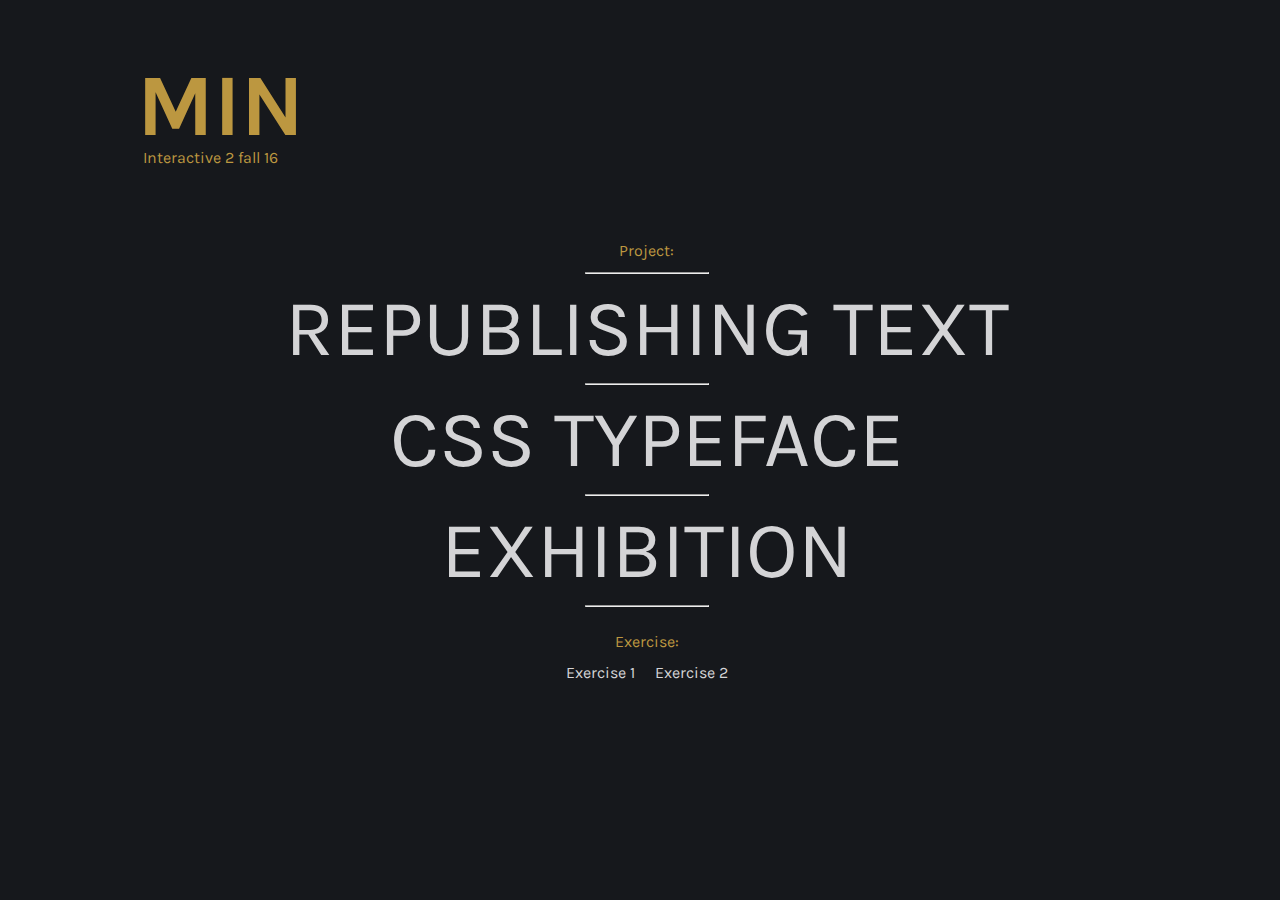
<file: index.html>
<!DOCTYPE html>
<html>

<head>
  <title>Min's world</title>
  <meta charset="utf-8" />
  <link rel="stylesheet" href="styles.css">
  <script src="jquery.min.js"></script>
  <script src="script.js"></script>
  <link href='https://fonts.googleapis.com/css?family=Karla:400,700' rel='stylesheet' type='text/css'>
</head>

<body>
  <div class="main">
    <div class="min"> MIN </div>
    <div class="interactive"> Interactive 2 fall 16</div>
    <div class="projects">
    	<div class="p">Project:</div>
      	<hr>
        <div class="first"><a id="first" href="https://www.instagram.com/cca_cooker/">REPUBLISHING TEXT</a><br>
        
        </div>
        <hr>
        <div class="second"><a id="second" href="projects/p2/index.html">CSS TYPEFACE</a><br>
       
        </div>
        <hr>
        <div class="third"><a id="third" href="projects/p3/index.html">EXHIBITION</a><br>
        
        </div>
        <hr>

       
    </div>
    <div id="exercises">
        <div class="e">Exercise:</div>
      	<div class="exe"> <a id="f" href= "exercises/ex1/index.html">Exercise 1</a><a id="s" href= "exercises/ex2/index.html">Exercise 2 </a>
      	</div>
        
    </div>
    
    
  </div>
</body>
</html>
</file>
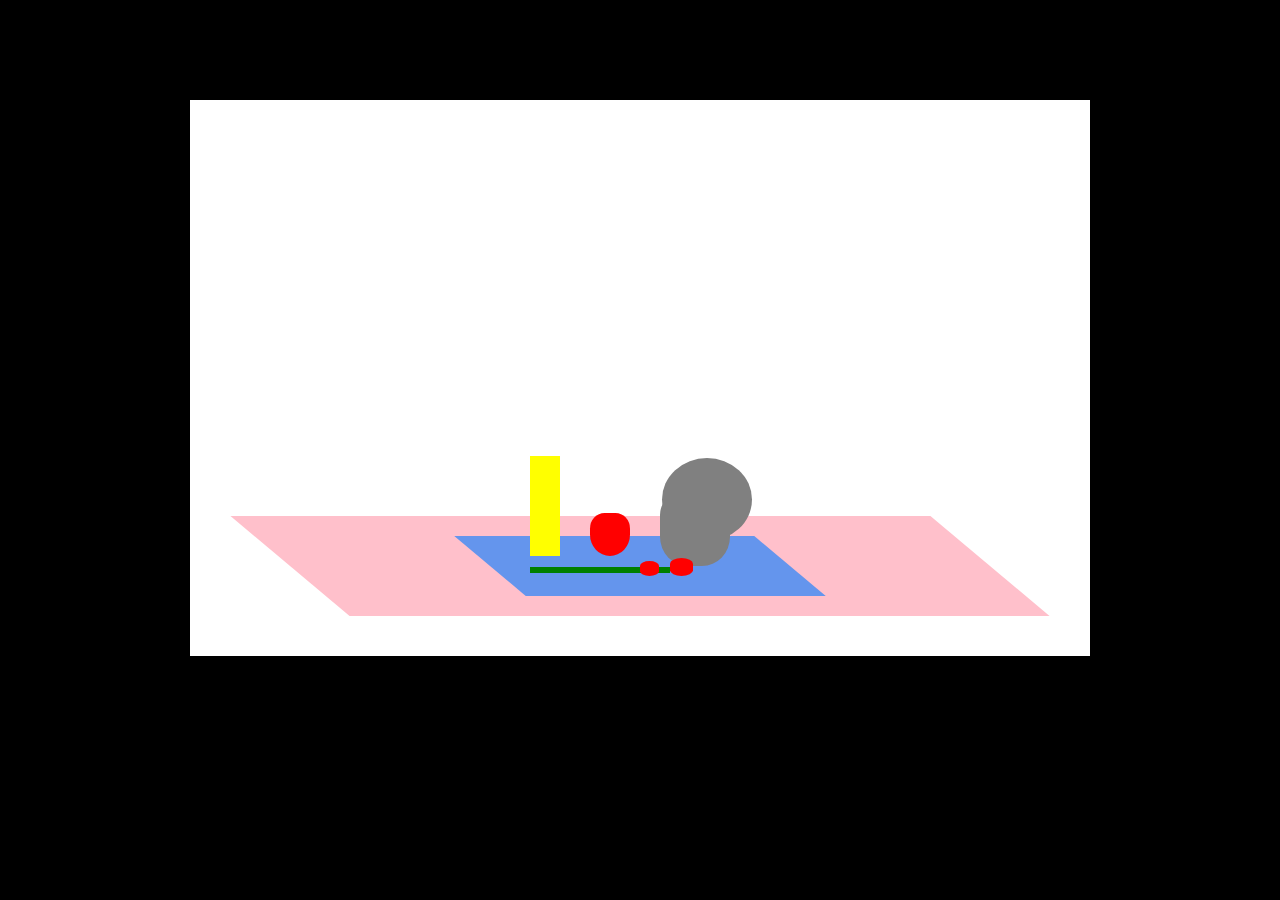
<file: exercises/ex1/index.html>
<!DOCTYPE html>
<html>

<head>
	<title>Coding from Life</title>
	<meta charset="utf-8" />
	<link rel="stylesheet" href="css/main.css" type="text/css" />
</head>

<body>

    <div class="canvas">

        <!-- put your objects here -->
        <div id="table">

        </div>
        <div id="mat">
        </div>
        <div id="candle">
        </div>
        <div id="apple">
        </div>
        <div id="head">
        </div>
        <div id="roundhead">
        </div>
        <div id="stick">
        </div>
        <div id="rose">
        </div>
        <div id="rose2">
        </div>
    </div>

</body>

</html>
</file>
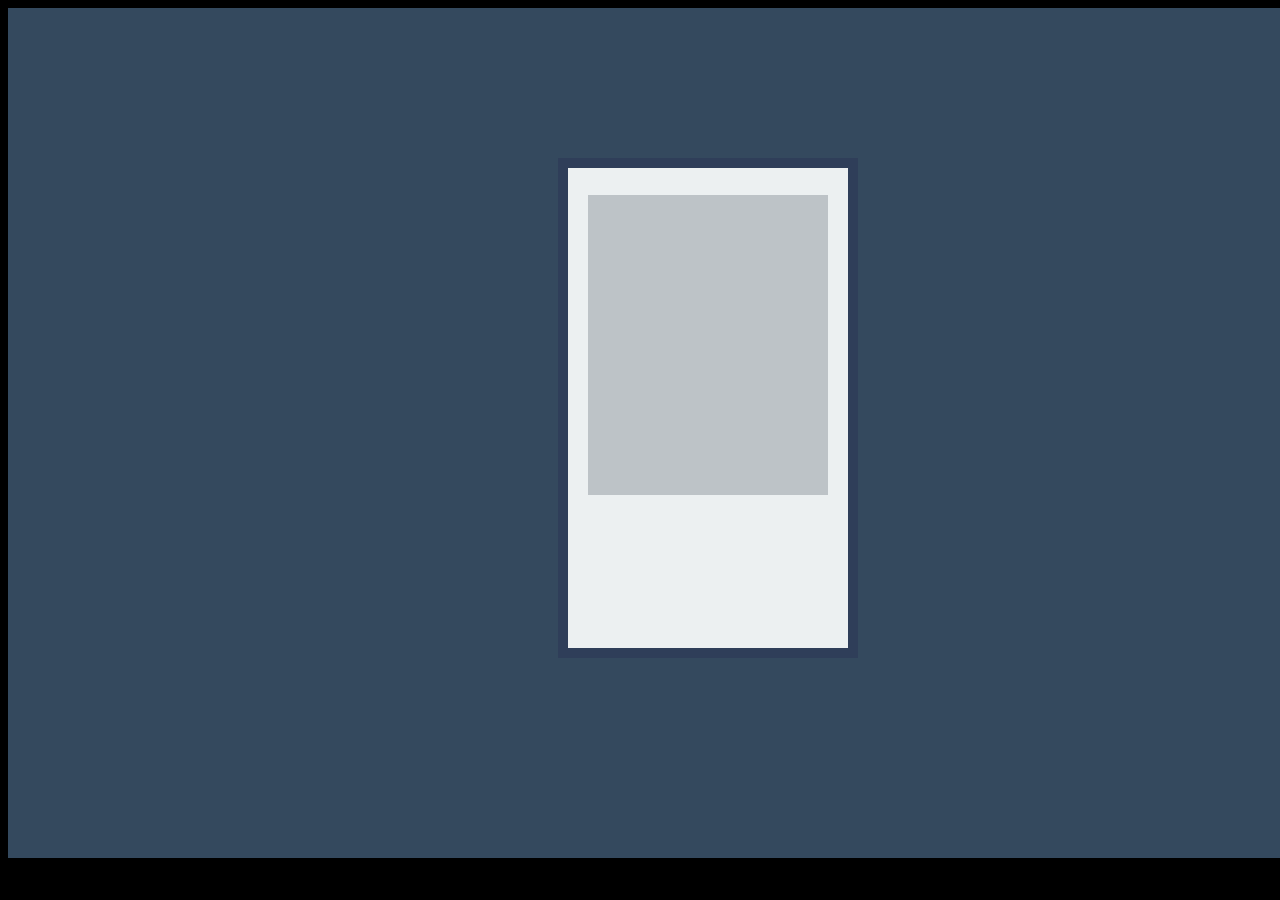
<file: exercises/ex2/index.html>
<!DOCTYPE html>
<html>

<head>
	<title>:hover</title>
	<meta charset="utf-8" />
	<link rel="stylesheet" href="assets/css/main.css" type="text/css" />
</head>

<body>
    <div class="canvas">
        <!-- create your rollover here -->
        <div class="black"></div>

        <div class="white">MICHAEL AND MIN EXERCISE</div>
        <div class="box"></div>
        <div class="pink">AWESOME</div>
        <p id="sliding-box">
            <span class="slideout"></span>
            <span class="slidein"></span>
        </p>

    </div>

</body>
</html>
</file>
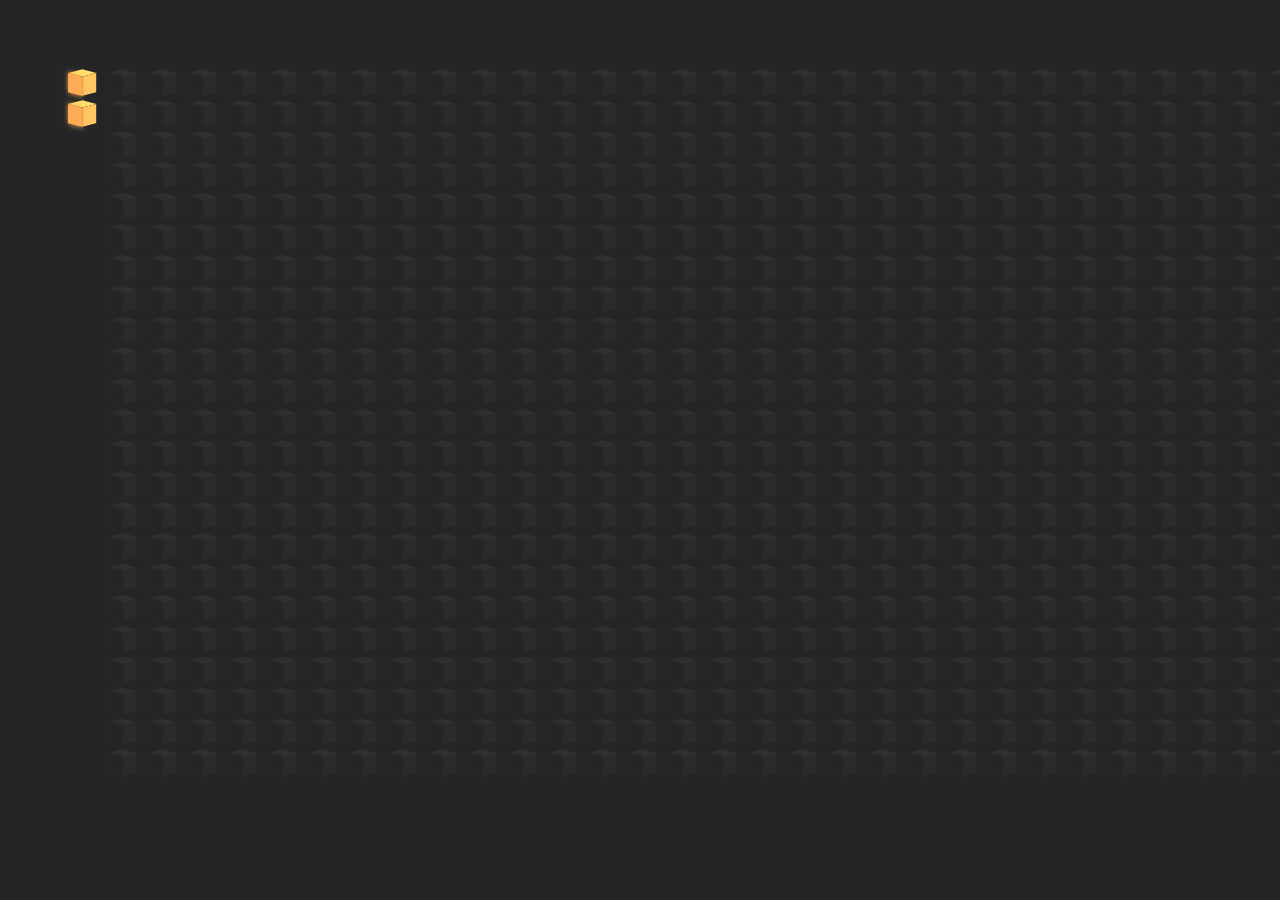
<file: projects/p2/index.html>
<html>
    <head>
 		<meta charset="utf-8">
        <meta http-equiv="X-UA-Compatible" content="IE=edge,chrome=1">
        <title>Typeface</title>
        <script src="assets/js/jquery.min.js"></script>
		<script src="assets/js/script.js"></script>
       
        <link rel= "stylesheet" href="assets/css/mains.css">
    	
    </head> 
    <body>
    	<div class="boxset">
		</div>
		<div class="box"></div>
		<div class="bbox"></div>
		<div class="bbbox"></div>
		<div class="ex"></div>
		<div class="fx"></div>
		<div class="gx"></div>
		<div class="hx"></div>
		<div class="ix"></div>
		<div class="jx"></div>
		<div class="kx"></div>
		<div class="lx"></div>
		<div class="mx"></div>
		<div class="nx"></div>
		<div class="ox"></div>
		<div class="px"></div>
		<div class="qx"></div>
		<div class="rx"></div>
		<div class="sx"></div>
		<div class="tx"></div>
		<div class="ux"></div>
		<div class="vx"></div>
		<div class="wx"></div>
		<div class="xx"></div>
		<div class="yx"></div>
		<div class="zx"></div>
		<div class="ques"></div>
		<div class="excla"></div>
		
	    <div class="assembly">
			<div class='cube ae'></div>
			<div class='cube a ae'></div>
			<div class='cube a ae'></div>
			<div class='cube a ae'></div>
			<div class='cube a ae'></div>
			<div class='cube i'></div>
			<div class='cube i'></div>
			<div class='cube i'></div>
			<div class='cube i'></div>
			<div class='cube i'></div>
			<div class='cube i'></div>
			<div class='cube p'></div>
			<div class="cube p a"></div>
			<div class='cube p a'></div>
			<div class='cube p a'></div>
			<div class='cube p a'></div>
			<div class='cube p a'></div>
			<div class='cube w'></div>
			<div class='cube w a'></div>
			<div class='cube w a'></div>
			<div class='cube w a'></div>
			<div class='cube w a'></div>
			<div class='cube w'></div>
			
		
			  
		</div>
		<div class='second'>
		  	<div class="cube a ae"></div>
			<div class='cube ae'></div>
			<div class='cube a ae'></div>
			<div class='cube ae'></div>
			<div class='cube ae'></div>
			<div class='cube i'></div>
			<div class='cube i a'></div>
			<div class='cube i a'></div>
			<div class='cube i a'></div>
			<div class='cube i a'></div>
			<div class='cube i a'></div>
			<div class='cube p '></div>
			<div class="cube p  a"></div>
			<div class='cube p '></div>
			<div class='cube p  a'></div>
			<div class='cube p '></div>
			<div class='cube p '></div>
			<div class='cube w'></div>
			<div class='cube w'></div>
			<div class='cube w'></div>
			<div class='cube w'></div>
			<div class='cube w'></div>
			<div class='cube w a'></div>
				 	
				  
		</div>
		<div class='third'>
			<div class="cube ae"></div>
			<div class='cube a ae'></div>
			<div class='cube a ae'></div>
			<div class='cube a ae'></div>
			<div class='cube a ae'></div>
			<div class='cube i'></div>
			<div class='cube i'></div>
			<div class='cube i'></div>
			<div class='cube i' ></div>
			<div class='cube i'></div>
			<div class='cube i'></div>
			<div class='cube p'></div>
			<div class="cube p "></div>
			<div class='cube p a'></div>
			<div class='cube p'></div>
			<div class='cube p'></div>
			<div class='cube p'></div>
			<div class='cube w'></div>
			<div class='cube w'></div>
			<div class='cube w'></div>
			<div class='cube w a'></div>
			<div class='cube w a'></div>
			<div class='cube w'></div>
		</div> 
		
		<div class='fourth'>
			<div class="cube ae"></div>
			<div class='cube ae'></div>
			<div class='cube ae'></div>
			<div class='cube ae'></div>
			<div class='cube ae'></div>
			<div class='cube i'></div>
			<div class='cube i'></div>
			<div class='cube i'></div>
			<div class='cube i'></div>
			<div class='cube i'></div>
			<div class='cube i'></div>
			<div class='cube p'></div>
			<div class="cube p"></div>
			<div class='cube p'></div>
			<div class='cube p'></div>
			<div class='cube p'></div>
			<div class='cube p'></div>
			<div class='cube w'></div>
			<div class='cube w'></div>
			<div class='cube w'></div>
			<div class='cube w'></div>
			<div class='cube w'></div>
			<div class='cube w a'></div>
		</div> 
		<div class='fifth'>
			<div class="cube a be "></div>
			<div class='cube a  be'></div>
			<div class='cube a be'></div>
			<div class='cube a be'></div>
			<div class='cube a be'></div>
			<div class='cube j'></div>
			<div class='cube j'></div>
			<div class='cube j '></div>
			<div class='cube j '></div>
			<div class='cube j a'></div>
			<div class='cube j '></div>
			<div class='cube q'></div>
			<div class="cube q"></div>
			<div class='cube q a'></div>
			<div class='cube q a'></div>
			<div class='cube q '></div>
			<div class='cube q'></div>
			<div class='cube w'></div>
			<div class='cube w a'></div>
			<div class='cube w a'></div>
			<div class='cube w a'></div>
			<div class='cube w a'></div>
			<div class='cube w'></div>
		</div> 
		<div class='sixth'>
			<div class="cube a be"></div>
			<div class='cube be'></div>
			<div class='cube a be'></div>
			<div class='cube  be'></div>
			<div class='cube a be'></div>
			<div class='cube j'></div>
			<div class='cube j '></div>
			<div class='cube j '></div>
			<div class='cube j '></div>
			<div class='cube j '></div>
			<div class='cube j a'></div>
			<div class='cube q'></div>
			<div class="cube q a"></div>
			<div class='cube q'></div>
			<div class='cube q '></div>
			<div class='cube q a'></div>
			<div class='cube q '></div>
			<div class='cube w'></div>
			<div class='cube w'></div>
			<div class='cube w'></div>
			<div class='cube w'></div>
			<div class='cube w'></div>
			<div class='cube w'></div>
		</div> 
		<div class='seventh'>
			<div class="cube be"></div>
			<div class='cube a be'></div>
			<div class='cube be'></div>
			<div class='cube a be'></div>
			<div class='cube be'></div>
			<div class='cube j '></div>
			<div class='cube j a'></div>
			<div class='cube j a'></div>
			<div class='cube j a'></div>
			<div class='cube j a'></div>
			<div class='cube j '></div>
			<div class='cube q '></div>
			<div class="cube q  "></div>
			<div class='cube q num  a'></div>
			<div class='cube q num  a'></div>
			<div class='cube q num '></div>
			<div class='cube q num a'></div>
			<div class='cube num x'></div>
			<div class='cube a x'></div>
			<div class='cube a x'></div>
			<div class='cube x'></div>
			<div class='cube a x'></div>
			<div class='cube a x'></div>
		</div> 
		<div class='eight'>
			<div class="cube be  "></div>
			<div class='cube be  '></div>
			<div class='cube be '></div>
			<div class='cube be '></div>
			<div class='cube be num'></div>
			<div class='cube  j num'></div>
			<div class='cube  j num'></div>
			<div class='cube  j num'></div>
			<div class='cube  j num'></div>
			<div class='cube j '></div>
			<div class='cube j'></div>
			<div class='cube q '></div>
			<div class="cube q "></div>
			<div class='cube q num '></div>
			<div class='cube q'></div>
			<div class='cube q num'></div>
			<div class='cube q'></div>
			<div class='cube x num '></div>
			<div class='cube x'></div>
			<div class='cube x'></div>
			<div class='cube x a'></div>
			<div class='cube x'></div>
			<div class='cube x'></div>
		</div> 
		<div class='nine'>
			<div class="cube c"></div>
			<div class='cube a c '></div>
			<div class='cube a c'></div>
			<div class='cube a c'></div>
			<div class='cube c www'></div>
			<div class='cube k www'></div>
			<div class='cube k www a'></div>
			<div class='cube k www a mmm'></div>
			<div class='cube k www a mmm'></div>
			<div class='cube k www a mmm'></div>
			<div class='cube k www a mmm'></div>
			<div class='cube r www mmm'></div>
			<div class="cube r www a mmm"></div>
			<div class='cube r www a num mmm'></div>
			<div class='cube r www a mmm'></div>
			<div class='cube r www a num mmm'></div>
			<div class='cube r a num mmm'></div>
			<div class='cube x num mmm'></div>
			<div class='cube x a mmm'></div>
			<div class='cube x a'></div>
			<div class='cube x'></div>
			<div class='cube x a'></div>
			<div class='cube x a'></div>
		</div>
		<div class='ten'>
			<div class="cube a c "></div>
			<div class='cube c '></div>
			<div class='cube c '></div>
			<div class='cube c '></div>
			<div class='cube nnn a www c  '></div>
			<div class='cube nnn k www '></div>
			<div class='cube nnn k www '></div>
			<div class='cube nnn k www a mmm'></div>
			<div class='cube nnn k www mmm'></div>
			<div class='cube nnn k www a mmm'></div>
			<div class='cube nnn k www mmm'></div>
			<div class='cube nnn r www mmm'></div>
			<div class="cube nnn r www a mmm"></div>
			<div class='cube nnn r www mmm'></div>
			<div class='cube nnn r www a mmm'></div>
			<div class='cube nnn r www mmm' ></div>
			<div class='cube nnn r mmm'></div>
			<div class='cube nnn x mmm'></div>
			<div class='cube nnn x mmm'></div>
			<div class='cube x'></div>
			<div class='cube x'></div>
			<div class='cube x'></div>
			<div class='cube x'></div>
		</div>
		<div class='eleven'>
			<div class="cube c"></div>
			<div class='cube a c'></div>
			<div class='cube c'></div>
			<div class='cube a c'></div>
			<div class='cube c nnn www num'></div>
			<div class='cube k nnn www'></div>
			<div class='cube k nnn www a num'></div>
			<div class='cube k nnn www num mmm'></div>
			<div class='cube k nnn www num mmm'></div>
			<div class='cube k nnn www mmm'></div>
			<div class='cube k nnn www a mmm'></div>
			<div class='cube r nnn www mmm'></div>
			<div class="cube r nnn www mmm"></div>
			<div class='cube r nnn www num a mmm'></div>
			<div class='cube r nnn www  mmm'></div>
			<div class='cube r nnn www a mmm'></div>
			<div class='cube r nnn a mmm'></div>
			<div class='cube y nnn mmm'></div>
			<div class='cube y nnn mmm a'></div>
			<div class='cube y  a'></div>
			<div class='cube y'></div>
			<div class='cube y'></div>
			<div class='cube y'></div>
		</div>
		<div class='twelve'>
			<div class="cube c "></div>
			<div class='cube  c'></div>
			<div class='cube c'></div>
			<div class='cube c'></div>
			<div class='cube c nnn num bbb ddd eee fff hhh kkk lll mmm ppp rrr ttt uuu vvv xxx yyy zzz ququ'></div>
			<div class='cube k nnn bbb ddd eee fff hhh kkk lll mmm ppp rrr ttt uuu vvv xxx yyy zzz ququ'></div>
			<div class='cube k nnn num bbb ddd eee fff hhh kkk lll mmm ppp rrr ttt uuu vvv xxx yyy zzz ququ'></div>
			<div class='cube k nnn aaa bbb ccc ddd eee fff ggg hhh kkk lll ooo ppp qqq rrr sss uuu vvv xxx yyy'></div>
			<div class='cube k nnn num aaa bbb ccc ddd eee fff ggg hhh kkk lll ooo ppp qqq rrr sss uuu vvv xxx yyy'></div>
			<div class='cube k nnn aaa bbb ccc ddd eee fff ggg hhh kkk lll ooo ppp qqq rrr sss uuu vvv xxx yyy'></div>
			<div class='cube k nnn aaa bbb ccc ddd eee fff ggg hhh kkk lll ooo ppp qqq rrr uuu vvv'></div>
			<div class='cube r nnn aaa bbb ccc ddd eee fff ggg hhh kkk lll ooo ppp qqq rrr uuu vvv'></div>
			<div class="cube r nnn aaa bbb ccc ddd eee fff ggg hhh kkk lll ooo ppp qqq rrr uuu vvv"></div>
			<div class='cube num nnn r aaa bbb ccc ddd eee fff ggg hhh jjj kkk lll ooo ppp rrr uuu vvv xxx zzz' ></div>
			<div class='cube r nnn aaa bbb ddd ccc eee fff ggg hhh jjj kkk lll ooo ppp rrr uuu vvv xxx zzz'></div>
			<div class='cube r nnn aaa bbb ddd ccc eee fff ggg hhh jjj kkk lll ooo ppp rrr uuu vvv xxx zzz'></div>
			<div class='cube r nnn aaa bbb ddd eee fff hhh kkk lll ppp rrr sss uuu www xxx zzz'></div>
			<div class='cube y nnn bbb aaa ddd eee fff hhh kkk lll ppp rrr sss uuu www xxx zzz'></div>
			<div class='cube y nnn bbb aaa ddd eee fff hhh kkk lll ppp rrr sss uuu www xxx zzz'></div>
			<div class='cube y'></div>
			<div class='cube y a '></div>
			<div class='cube y a'></div>
			<div class='cube y a'></div>
		</div>
		<div class='thirteen'>
			<div class="cube a d"></div>
			<div class='cube a d'></div>
			<div class='cube a d '></div>
			<div class='cube a d '></div>
			<div class='cube num a d bbb ddd eee fff hhh kkk lll mmm ppp rrr ttt uuu vvv xxx yyy zzz ququ'></div>
			<div class='cube l num ddd bbb eee fff hhh kkk lll mmm ppp rrr ttt uuu vvv xxx yyy zzz ququ'></div>
			<div class='cube l num ddd a bbb eee fff hhh kkk lll mmm ppp rrr ttt uuu vvv xxx yyy zzz ququ'></div>
			<div class='cube l a nnn bbb  ccc aaa ddd eee fff ggg hhh kkk lll ooo ppp qqq rrr sss uuu vvv xxx yyy'></div>
			<div class='cube l num a nnn ccc aaa bbb ddd eee fff ggg hhh kkk lll ooo ppp qqq rrr sss uuu vvv xxx yyy'></div>
			<div class='cube l a nnn  ccc aaa bbb ddd eee fff ggg hhh kkk lll ooo ppp qqq rrr sss uuu vvv xxx yyy'></div>
			<div class='cube l a ccc aaa bbb ddd eee fff ggg hhh kkk lll ooo ppp qqq rrr uuu vvv'></div>
			<div class='cube s bbb  aaa ccc ddd eee fff ggg hhh kkk lll ooo ppp qqq rrr uuu vvv'></div>
			<div class="cube s bbb aaa ccc ddd eee fff ggg hhh kkk lll ooo ppp qqq rrr uuu vvv"></div>
			<div class='cube num s a bbb aaa ccc ddd eee fff ggg hhh jjj kkk lll ooo ppp rrr uuu vvv xxx zzz'></div>
			<div class='cube num s bbb aaa ccc ddd eee fff ggg hhh jjj kkk lll ooo ppp rrr uuu vvv xxx zzz'></div>
			<div class='cube num s  bbb aaa ccc ddd eee fff ggg hhh jjj kkk lll ooo ppp rrr uuu vvv xxx zzz'></div>
			<div class='cube num s a bbb aaa ddd eee fff hhh kkk lll ppp rrr sss uuu www xxx zzz'></div>
			<div class='cube num y bbb aaa ddd eee fff hhh kkk lll ppp rrr sss uuu www xxx zzz'></div>
			<div class='cube y bbb a aaa ddd eee fff hhh kkk lll ppp rrr sss uuu www xxx zzz' ></div>
			<div class='cube y a'></div>
			<div class='cube y '></div>
			<div class='cube y '></div>
			<div class='cube y '></div>
		</div>
		<div class='fourteen'>
			<div class="cube a d"></div>
			<div class='cube d'></div>
			<div class='cube d'></div>
			<div class='cube d'></div>
			<div class='cube a d bbb ddd eee fff hhh kkk lll mmm ppp rrr ttt uuu vvv xxx yyy zzz ququ'></div>
			<div class='cube l bbb ddd eee fff hhh kkk lll mmm ppp rrr ttt uuu vvv xxx yyy zzz ququ'></div>
			<div class='cube l bbb ddd eee fff hhh kkk lll mmm ppp rrr ttt uuu vvv xxx yyy zzz ququ'></div>
			<div class='cube l bbb nnn aaa ccc ddd eee fff ggg hhh kkk lll ooo ppp qqq rrr sss uuu vvv xxx yyy'></div>
			<div class='cube l aaa nnn bbb ccc ddd eee fff ggg hhh kkk lll ooo ppp qqq rrr sss uuu vvv xxx yyy'></div>
			<div class='cube l ddd nnn aaa bbb ccc eee fff ggg hhh kkk lll ooo ppp qqq rrr sss uuu vvv xxx yyy'></div>
			<div class='cube l ddd a aaa bbb ccc eee fff ggg hhh kkk lll ooo ppp qqq rrr uuu vvv'></div>
			<div class='cube s ddd bbb aaa ccc eee fff ggg hhh kkk lll ooo ppp qqq rrr uuu vvv'></div>
			<div class="cube s ddd bbb a aaa ccc eee fff ggg hhh kkk lll ooo ppp qqq rrr uuu vvv"></div>
			<div class='cube s ddd bbb aaa ccc eee fff ggg hhh jjj kkk lll ooo ppp rrr uuu vvv xxx zzz'></div>
			<div class='cube s ddd bbb a aaa  ccc eee fff ggg hhh jjj kkk lll ooo ppp rrr uuu vvv xxx zzz'></div>
			<div class='cube s ddd bbb  aaa ccc eee fff ggg hhh jjj kkk lll ooo ppp rrr uuu vvv xxx zzz'></div>
			<div class='cube s ddd bbb a aaa eee fff hhh kkk lll ppp rrr sss uuu www xxx zzz' ></div>
			<div class='cube  y ddd bbb aaa eee fff hhh kkk lll ppp rrr sss uuu www xxx zzz'></div>
			<div class='cube  y ddd bbb aaa eee fff hhh kkk lll ppp rrr sss uuu www xxx zzz'></div>
			<div class='cube  y '></div>
			<div class='cube y '></div>
			<div class='cube y '></div>
			<div class='cube y '></div>
		</div>
		<div class='fifteen'>
			<div class="cube d"></div>
			<div class='cube a d'></div>
			<div class='cube a d'></div>
			<div class='cube a d' ></div>
			<div class='cube  num d aaa bbb ccc ddd eee fff ggg iii ooo ppp qqq rrr sss ttt zzz ququ ecec'></div>
			<div class='cube l aaa ddd bbb ccc eee fff ggg iii ooo ppp qqq rrr sss ttt zzz ququ ecec'></div>
			<div class='cube l num ddd aaa bbb ccc eee fff ggg iii ooo ppp qqq rrr sss ttt zzz ququ ecec'></div>
			<div class='cube l iii kkk nnn mmm ttt ecec '></div>
			<div class='cube l iii kkk nnn mmm num ttt ecec '></div>
			<div class='cube l iii kkk nnn mmm ttt ecec '></div>
			<div class='cube l iii a aaa mmm bbb eee fff hhh ppp rrr sss ttt www xxx yyy zzz ququ ecec'></div>
			<div class='cube s iii aaa mmm bbb eee fff hhh ppp rrr sss ttt www xxx yyy zzz ququ ecec'></div>
			<div class="cube s iii a aaa mmm bbb eee fff hhh ppp rrr sss ttt www xxx yyy zzz ququ ecec"></div>
			<div class='cube s num iii kkk qqq ttt www yyy'></div>
			<div class='cube num s iii kkk qqq ttt www yyy'></div>
			<div class='cube num s iii kkk qqq a ttt www yyy'></div>
			<div class='cube num s iii bbb ccc ddd eee ggg jjj lll ooo sss ttt uuu vvv yyy zzz ququ ecec '></div>
			<div class='cube z num iii bbb ccc ddd eee ggg jjj lll ooo sss ttt uuu vvv yyy zzz ququ ecec '></div>
			<div class='cube z  iii bbb ccc ddd eee ggg jjj lll ooo sss ttt uuu vvv yyy zzz ququ ecec a'></div>
			<div class='cube z  '></div>
			<div class='cube z '></div>
			<div class='cube  z a'></div>
			<div class='cube z  a'></div>
		</div>
		<div class='sixteen'>
			<div class="cube d"></div>
			<div class='cube d'></div>
			<div class='cube d'></div>
			<div class='cube d'></div>
			<div class='cube iii d num aaa bbb ccc ddd eee fff ggg ooo ppp qqq rrr sss ttt zzz ququ ecec'></div>
			<div class='cube l iii ddd bbb aaa ccc eee fff ggg ooo ppp qqq rrr sss ttt zzz ququ ecec'></div>
			<div class='cube l iii ddd bbb aaa num ccc eee fff ggg ooo ppp qqq rrr sss ttt zzz ququ ecec'></div>
			<div class='cube l iii kkk mmm ttt ecec'></div>
			<div class='cube l iii kkk mmm num ttt ecec'></div>
			<div class='cube l iii kkk mmm ttt ecec'></div>
			<div class='cube l iii nnn aaa mmm bbb eee fff ggg hhh ppp rrr sss ttt www xxx yyy zzz ququ ecec'></div>
			<div class='cube s iii nnn bbb mmm aaa eee fff ggg hhh ppp rrr sss ttt www xxx yyy zzz ququ ecec'></div>
			<div class="cube s iii nnn aaa mmm bbb eee fff ggg hhh ppp rrr sss ttt www xxx yyy zzz ququ ecec"></div>
			<div class='cube num s iii kkk  qqq ttt www yyy'></div>
			<div class='cube s iii kkk qqq ttt www yyy'></div>
			<div class='cube num s iii kkk qqq  ttt www yyy'></div>
			<div class='cube s iii bbb ccc ddd eee lll jjj ggg ooo  ttt sss uuu vvv yyy zzz ququ ecec'></div>
			<div class='cube num z iii ccc bbb ddd eee lll jjj ggg ooo sss  ttt uuu vvv yyy zzz ququ ecec'></div>
			<div class='cube  z iii ccc bbb ddd eee lll jjj  ggg  ooo a sss ttt uuu vvv yyy zzz ququ ecec'></div>
			<div class='cube z '></div>
			<div class='cube z  a'></div>
			<div class='cube z '></div>
			<div class='cube z  a'></div>
		</div>
		<div class='seventeen'>
			<div class="cube a e "></div>
			<div class='cube a e '></div>
			<div class='cube a e'></div>
			<div class='cube a e'></div>
			<div class='cube iii bbb e  num a aaa ccc ddd eee fff ggg ooo  ppp qqq rrr sss ttt zzz ququ ecec'></div>
			<div class='cube m iii bbb aaa num ccc ddd  eee fff ggg ooo  ppp qqq rrr sss ttt zzz ququ ecec'></div>
			<div class='cube m iii aaa bbb num ccc  ddd eee fff ggg ooo ppp qqq rrr sss ttt zzz ququ ecec'></div>
			<div class='cube m iii  num a kkk mmm ttt ecec'></div>
			<div class='cube m iii  num a kkk mmm ttt ecec' ></div>
			<div class='cube m iii a kkk mmm ttt ecec'></div>
			<div class='cube m iii nnn a aaa mmm bbb eee fff ggg hhh ppp rrr sss ttt www xxx yyy zzz ququ ecec'></div>
			<div class='cube t iii nnn aaa mmm bbb eee fff ggg hhh ppp rrr sss ttt www xxx yyy zzz ququ ecec'></div>
			<div class="cube t iii nnn a aaa mmm bbb eee fff ggg hhh ppp rrr sss ttt www xxx yyy zzz ququ ecec"></div>
			<div class='cube num t iii kkk qqq ttt www yyy'></div>
			<div class='cube num t iii  kkk qqq ttt www yyy'></div>
			<div class='cube num t iii  kkk qqq ttt www yyy'></div>
			<div class='cube num t iii bbb ccc ddd jjj lll ggg eee ooo sss ttt uuu vvv yyy zzz ququ ecec'></div>
			<div class='cube num z iii ccc bbb ddd jjj lll  ggg eee ooo sss ttt uuu vvv yyy zzz ququ ecec'></div>
			<div class='cube z iii ccc bbb ddd jjj lll  ggg eee ooo a sss ttt uuu vvv yyy zzz ququ ecec'></div>
			<div class='cube z a '></div>
			<div class='cube z'></div>
			<div class='cube z'></div>
			<div class='cube z a'></div>
		</div>
		<div class='eighteen'>
			<div class="cube a e  "></div>
			<div class='cube  e '></div>
			<div class='cube  e a'></div>
			<div class='cube  e '></div>
			<div class='cube  e a eee fff hhh jjj kkk mmm sss ttt uuu vvv xxx yyy zzz ququ'></div>
			<div class='cube m eee fff hhh jjj kkk mmm sss ttt uuu vvv xxx yyy zzz ququ'></div>
			<div class='cube m a eee fff hhh jjj kkk  mmm sss ttt uuu vvv xxx yyy zzz ququ'></div>
			<div class='cube m aaa bbb ccc ddd hhh jjj ooo ppp qqq rrr uuu vvv xxx yyy zzz ququ'></div>
			<div class='cube m ccc bbb aaa ddd hhh jjj ooo ppp qqq rrr uuu vvv xxx yyy zzz ququ'></div>
			<div class='cube m ccc bbb aaa ddd hhh jjj ooo ppp qqq rrr uuu vvv xxx yyy zzz ququ' ></div>
			<div class='cube m nnn aaa ddd eee ggg hhh jjj ooo qqq  uuu vvv'></div>
			<div class='cube t nnn aaa ddd eee ggg hhh jjj ooo qqq  uuu vvv'></div>
			<div class="cube t nnn aaa ddd eee ggg hhh jjj ooo qqq  a uuu vvv"></div>
			<div class='cube t aaa ddd bbb ccc hhh jjj ooo ggg rrr sss a uuu vvv xxx'></div>
			<div class='cube t aaa ddd bbb ccc hhh  jjj ooo ggg rrr sss a uuu vvv xxx'></div>
			<div class='cube t aaa ddd bbb ccc hhh jjj ooo ggg rrr sss a uuu vvv xxx'></div>
			<div class='cube t aaa  eee hhh lll kkk qqq rrr a  uuu www xxx zzz'></div>
			<div class='cube z aaa eee hhh lll  kkk qqq rrr uuu  www xxx zzz'></div>
			<div class='cube z aaa eee hhh lll  kkk qqq rrr uuu  www xxx zzz'></div>
			<div class='cube z '></div>
			<div class='cube z'></div>
			<div class='cube z'></div>
			<div class='cube z'></div>
			
			
		</div>
		<div class='nineteen'>
			<div class="cube e a "></div>
			<div class='cube e '></div>
			<div class='cube e a'></div>
			<div class='cube e '></div>
			<div class='cube e nnn num a eee fff hhh jjj kkk mmm sss ttt uuu vvv xxx yyy zzz ququ'></div>
			<div class='cube m nnn num eee fff hhh jjj kkk mmm sss ttt uuu vvv xxx yyy zzz ququ'></div>
			<div class='cube m nnn num eee fff hhh jjj kkk mmm sss ttt uuu vvv xxx yyy zzz ququ'></div>
			<div class='cube m nnn a aaa bbb ccc ddd jjj hhh ooo ppp qqq rrr uuu vvv xxx yyy zzz ququ'></div>
			<div class='cube m nnn bbb ccc a aaa ddd jjj hhh ooo ppp qqq rrr uuu vvv xxx yyy zzz ququ'></div>
			<div class='cube m nnn bbb ccc aaa ddd hhh jjj ooo ppp qqq rrr uuu vvv xxx yyy zzz ququ'></div>
			<div class='cube m nnn aaa ddd eee ggg hhh jjj ooo qqq uuu vvv'></div>
			<div class='cube t nnn aaa ddd eee ggg hhh jjj ooo qqq uuu vvv'></div>
			<div class="cube t nnn a aaa ddd eee ggg hhh jjj ooo qqq uuu vvv"></div>
			<div class='cube nnn num t ccc aaa bbb ddd ggg hhh jjj ooo rrr sss uuu vvv xxx'></div>
			<div class='cube nnn num t ccc aaa bbb ddd ggg hhh jjj ooo rrr sss uuu vvv xxx'></div>
			<div class='cube nnn num t ccc aaa bbb ddd ggg hhh jjj ooo rrr sss uuu vvv xxx' ></div>
			<div class='cube nnn t aaa eee hhh kkk lll qqq rrr uuu www xxx zzz'></div>
			<div class='cube nnn qu aaa eee hhh kkk lll qqq rrr uuu www xxx zzz'></div>
			<div class='cube nnn qu a aaa eee hhh kkk lll qqq rrr uuu www xxx zzz'></div>
			<div class='cube qu'></div>
			<div class='cube qu'></div>
			<div class='cube qu'></div>
			<div class='cube qu '></div>
		
		</div>
		<div class='twenty'>
			<div class="cube e "></div>
			<div class='cube e '></div>
			<div class='cube e'></div>
			<div class='cube e '></div>
			<div class='cube e nnn eee fff hhh jjj kkk mmm sss ttt uuu vvv xxx yyy zzz ququ'></div>
			<div class='cube m nnn eee fff hhh jjj kkk mmm sss ttt uuu vvv xxx yyy zzz ququ'></div>
			<div class='cube m nnn a eee fff hhh jjj kkk mmm sss ttt uuu vvv num xxx yyy zzz ququ'></div>
			<div class='cube m nnn  aaa bbb ccc ddd hhh jjj ooo ppp qqq rrr uuu vvv xxx yyy zzz ququ'></div>
			<div class='cube m nnn aaa bbb ccc ddd hhh jjj ooo ppp qqq rrr uuu vvv xxx yyy zzz ququ'></div>
			<div class='cube m nnn aaa bbb ccc ddd hhh jjj ooo ppp qqq rrr uuu vvv xxx yyy zzz ququ'></div>
			<div class='cube m nnn eee aaa ddd ggg hhh jjj ooo qqq uuu vvv'></div>
			<div class='cube t nnn eee aaa ddd ggg hhh jjj ooo qqq uuu vvv '></div>
			<div class="cube t nnn eee aaa ddd ggg  hhh jjj ooo qqq uuu vvv"></div>
			<div class='cube t nnn num aaa bbb ccc ddd ggg hhh jjj ooo rrr sss uuu vvv xxx'></div>
			<div class='cube t nnn aaa bbb ccc ddd ggg hhh jjj ooo rrr sss uuu vvv xxx'></div>
			<div class='cube t nnn num aaa bbb ccc ddd ggg hhh jjj ooo rrr sss uuu vvv xxx'></div>
			<div class='cube t nnn eee aaa hhh kkk lll qqq rrr uuu www xxx zzz'></div>
			<div class='cube nnn qu eee aaa hhh kkk lll qqq rrr uuu www xxx zzz'></div>
			<div class='cube nnn qu a eee aaa hhh kkk lll qqq rrr uuu www xxx zzz'></div>
			<div class='cube qu'></div>
			<div class='cube qu a '></div>
			<div class='cube qu'></div>
			<div class='cube qu a'></div>
		
		</div>
		<div class='twentyone'>
			<div class="cube a f"></div>
			<div class='cube a f '></div>
			<div class='cube a f'></div>
			<div class='cube a f '></div>
			<div class='cube nnn num a f www'></div>
			<div class='cube nnn m num www '></div>
			<div class='cube nnn m num  www'></div>
			<div class='cube nnn m num a mmm www '></div>
			<div class='cube nnn m num a mmm  www'></div>
			<div class='cube nnn m  mmm a www'></div>
			<div class='cube nnn m a mmm  www'></div>
			<div class='cube nnn u mmm  www'></div>
			<div class="cube nnn u mmm a www"></div>
			<div class='cube nnn num u mmm a www'></div>
			<div class='cube nnn num u mmm a www'></div>
			<div class='cube nnn num u mmm a www'></div>
			<div class='cube nnn num u mmm a'></div>
			<div class='cube nnn num qu mmm '></div>
			<div class='cube nnn qu mmm a'></div>
			<div class='cube qu a'></div>
			<div class='cube qu'></div>
			<div class='cube qu'></div>
			<div class='cube qu'></div>
		
		</div>
		<div class='twentytwo'>
			<div class="cube a f "></div>
			<div class='cube  f '></div>
			<div class='cube  f a'></div>
			<div class='cube f '></div>
			<div class='cube   www f'></div>
			<div class='cube m  www '></div>
			<div class='cube m  www'></div>
			<div class='cube m  www mmm'></div>
			<div class='cube m  www mmm'></div>
			<div class='cube m mmm www'></div>
			<div class='cube m mmm www'></div>
			<div class='cube u mmm www '></div>
			<div class="cube u mmm www"></div>
			<div class='cube u mmm www'></div>
			<div class='cube u mmm www'></div>
			<div class='cube u mmm www'></div>
			<div class='cube u mmm a'></div>
			<div class='cube qu mmm'></div>
			<div class='cube qu mmm'></div>
			<div class='cube qu'></div>
			<div class='cube qu'></div>
			<div class='cube qu'></div>
			<div class='cube qu'></div>
		
		</div>
		<div class='twenthree'>
			<div class="cube a f  "></div>
			<div class='cube  f '></div>
			<div class='cube f' ></div>
			<div class='cube  f '></div>
			<div class='cube  f www num'></div>
			<div class='cube n num www '></div>
			<div class='cube n num www a'></div>
			<div class='cube n mmm www a'></div>
			<div class='cube n mmm www num a'></div>
			<div class='cube n mmm www a'></div>
			<div class='cube n mmm www a'></div>
			<div class='cube mmm www u'></div>
			<div class="cube mmm www a u"></div>
			<div class='cube num mmm www a u'></div>
			<div class='cube num mmm www a u'></div>
			<div class='cube num mmm www a u'></div>
			<div class='cube num mmm a u'></div>
			<div class='cube num ec mmm'></div>
			<div class='cube ec a mmm'></div>
			<div class='cube ec a'></div>
			<div class='cube ec a'></div>
			<div class='cube ec '></div>
			<div class='cube ec a'></div>
		
		</div>
		<div class='twentyfour'>
			<div class="cube  f "></div>
			<div class='cube  f '></div>
			<div class='cube f '></div>
			<div class='cube  f '></div>
			<div class='cube  f num'></div>
			<div class='cube n'></div>
			<div class='cube n num'></div>
			<div class='cube n a'></div>
			<div class='cube n num'></div>
			<div class='cube n'></div>
			<div class='cube n'></div>
			<div class='cube u'></div>
			<div class="cube u"></div>
			<div class='cube num u'></div>
			<div class='cube u'></div>
			<div class='cube u'></div>
			<div class='cube u'></div>
			<div class='cube num ec'></div>
			<div class='cube ec'></div>
			<div class='cube ec'></div>
			<div class='cube ec'></div>
			<div class='cube ec'></div>
			<div class='cube ec'></div>
		
		</div>
		<div class='twentyfive'>
			<div class="cube g  "></div>
			<div class='cube a g'></div>
			<div class='cube a g'></div>
			<div class='cube a g '></div>
			<div class='cube num g'></div>
			<div class='cube  n '></div>
			<div class='cube  n num'></div>
			<div class='cube  n num'></div>
			<div class='cube  n num a'></div>
			<div class='cube n '></div>
			<div class='cube n '></div>
			<div class='cube v'></div>
			<div class="cube v a"></div>
			<div class='cube num v a'></div>
			<div class='cube num v a'></div>
			<div class='cube num v a'></div>
			<div class='cube num v'></div>
			<div class='cube num'></div>
			<div class='cube'></div>
			<div class='cube'></div>
			<div class='cube'></div>
			<div class='cube'></div>
			<div class='cube'></div>
		
		</div>
		<div class='twentysix'>
			<div class="cube  g a "></div>
			<div class='cube g  '></div>
			<div class='cube  g a'></div>
			<div class='cube g  '></div>
			<div class='cube a g '></div>
			<div class='cube n'></div>
			<div class='cube n a'></div>
			<div class='cube n a'></div>
			<div class='cube n a'></div>
			<div class='cube n a'></div>
			<div class='cube n a'></div>
			<div class='cube v'></div>
			<div class="cube v "></div>
			<div class='cube v '></div>
			<div class='cube v '></div>
			<div class='cube v '></div>
			<div class='cube v a'></div>
			<div class='cube'></div>
			<div class='cube'></div>
			<div class='cube a'></div>
			<div class='cube'></div>
			<div class='cube'></div>
			<div class='cube'></div>
		
		</div>
		<div class='twentyseven'>
			<div class="cube g  "></div>
			<div class='cube g  '></div>
			<div class='cube  g a'></div>
			<div class='cube  g a'></div>
			<div class='cube g '></div>
			<div class='cube n'></div>
			<div class='cube n'></div>
			<div class='cube n'></div>
			<div class='cube n'></div>
			<div class='cube n'></div>
			<div class='cube n'></div>
			<div class='cube v'></div>
			<div class="cube v a"></div>
			<div class='cube v a'></div>
			<div class='cube v a'></div>
			<div class='cube v a'></div>
			<div class='cube v '></div>
			<div class='cube'></div>
			<div class='cube'></div>
			<div class='cube a'></div>
			<div class='cube'></div>
			<div class='cube'></div>
			<div class='cube'></div>
		
		</div>
		<div class='twentyeight'>
			<div class="cube h "></div>
			<div class='cube h  '></div>
			<div class='cube h'></div>
			<div class='cube h '></div>
			<div class='cube h'></div>
			<div class='cube o '></div>
			<div class='cube o '></div>
			<div class='cube o a'></div>
			<div class='cube o a'></div>
			<div class='cube o a'></div>
			<div class='cube o '></div>
			<div class='cube v'></div>
			<div class="cube v"></div>
			<div class='cube v'></div>
			<div class='cube v'></div>
			<div class='cube v'></div>
			<div class='cube v '></div>
			<div class='cube'></div>
			<div class='cube'></div>
			<div class='cube '></div>
			<div class='cube'></div>
			<div class='cube'></div>
			<div class='cube'></div>
		
		</div>
		<div class='twentynine'>
			<div class="cube a h"></div>
			<div class='cube a h '></div>
			<div class='cube a h'></div>
			<div class='cube a h'></div>
			<div class='cube a h'></div>
			<div class='cube o'></div>
			<div class='cube o a'></div>
			<div class='cube o'></div>
			<div class='cube o'></div>
			<div class='cube o'></div>
			<div class='cube o a'></div>
			<div class='cube'></div>
			<div class="cube"></div>
			<div class='cube'></div>
			<div class='cube'></div>
			<div class='cube'></div>
			<div class='cube'></div>
			<div class='cube'></div>
			<div class='cube'></div>
			<div class='cube a'></div>
			<div class='cube'></div>
			<div class='cube'></div>
			<div class='cube'></div>
		
		</div>
		<div class='minpower'>
			<div class="cube h "></div>
			<div class='cube h  '></div>
			<div class='cube h a' ></div>
			<div class='cube h '></div>
			<div class='cube h'></div>
			<div class='cube o '></div>
			<div class='cube o  '></div>
			<div class='cube o  a'></div>
			<div class='cube o  a'></div>
			<div class='cube  o a'></div>
			<div class='cube o'></div>
			<div class='cube'></div>
			<div class="cube"></div>
			<div class='cube'></div>
			<div class='cube'></div>
			<div class='cube'></div>
			<div class='cube'></div>
			<div class='cube'></div>
			<div class='cube'></div>
			<div class='cube a'></div>
			<div class='cube'></div>
			<div class='cube'></div>
			<div class='cube'></div>
		
		</div>
		<div class='minzzang'>
			<div class="cube a h"></div>
			<div class='cube a h '></div>
			<div class='cube a h'></div>
			<div class='cube a h'></div>
			<div class='cube a h'></div>
			<div class='cube o'></div>
			<div class='cube o'></div>
			<div class='cube o'></div>
			<div class='cube o'></div>
			<div class='cube o'></div>
			<div class='cube o'></div>
			<div class='cube'></div>
			<div class="cube"></div>
			<div class='cube'></div>
			<div class='cube'></div>
			<div class='cube'></div>
			<div class='cube'></div>
			<div class='cube'></div>
			<div class='cube'></div>
			<div class='cube'></div>
			<div class='cube'></div>
			<div class='cube'></div>
			<div class='cube'></div>
		
		</div>
		<div class="menu">
			<div class="cube an"> </div>
			<div class="cube bn"></div>
		</div>

	</body>
</html>
</file>
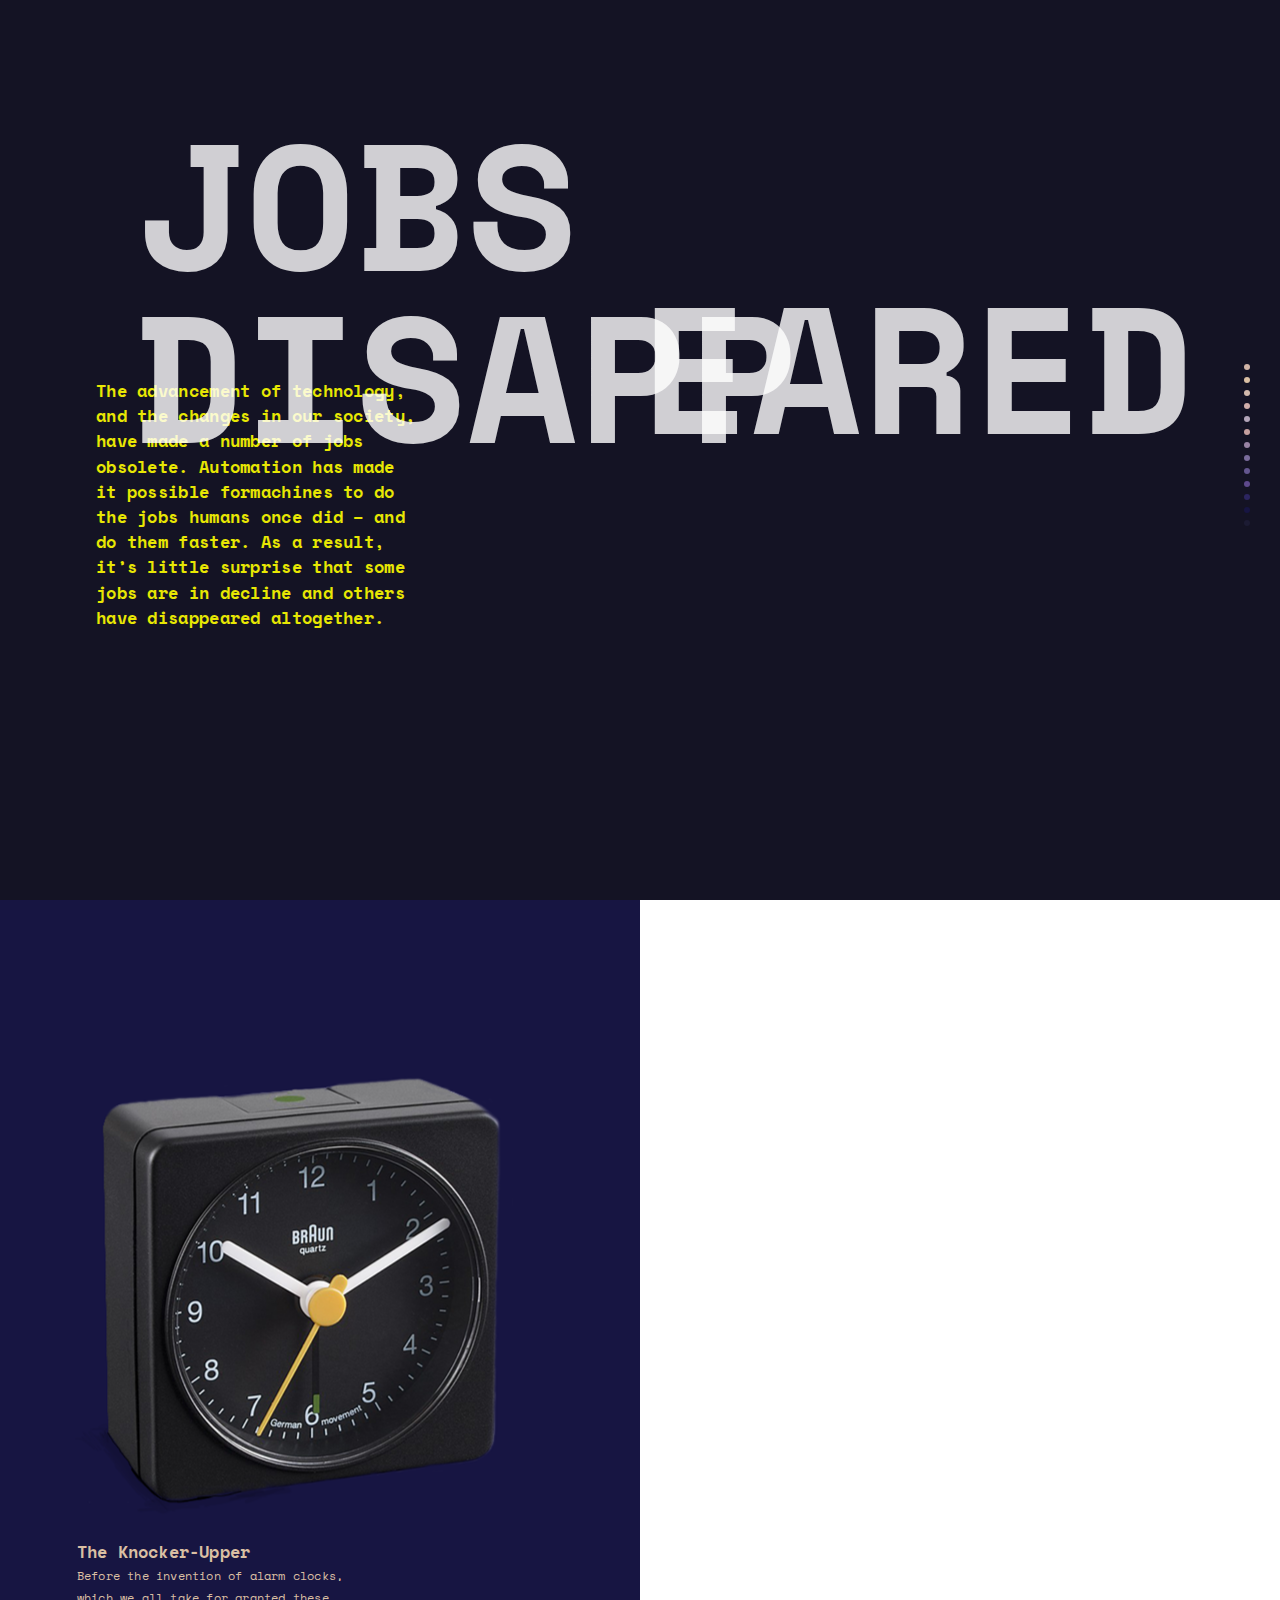
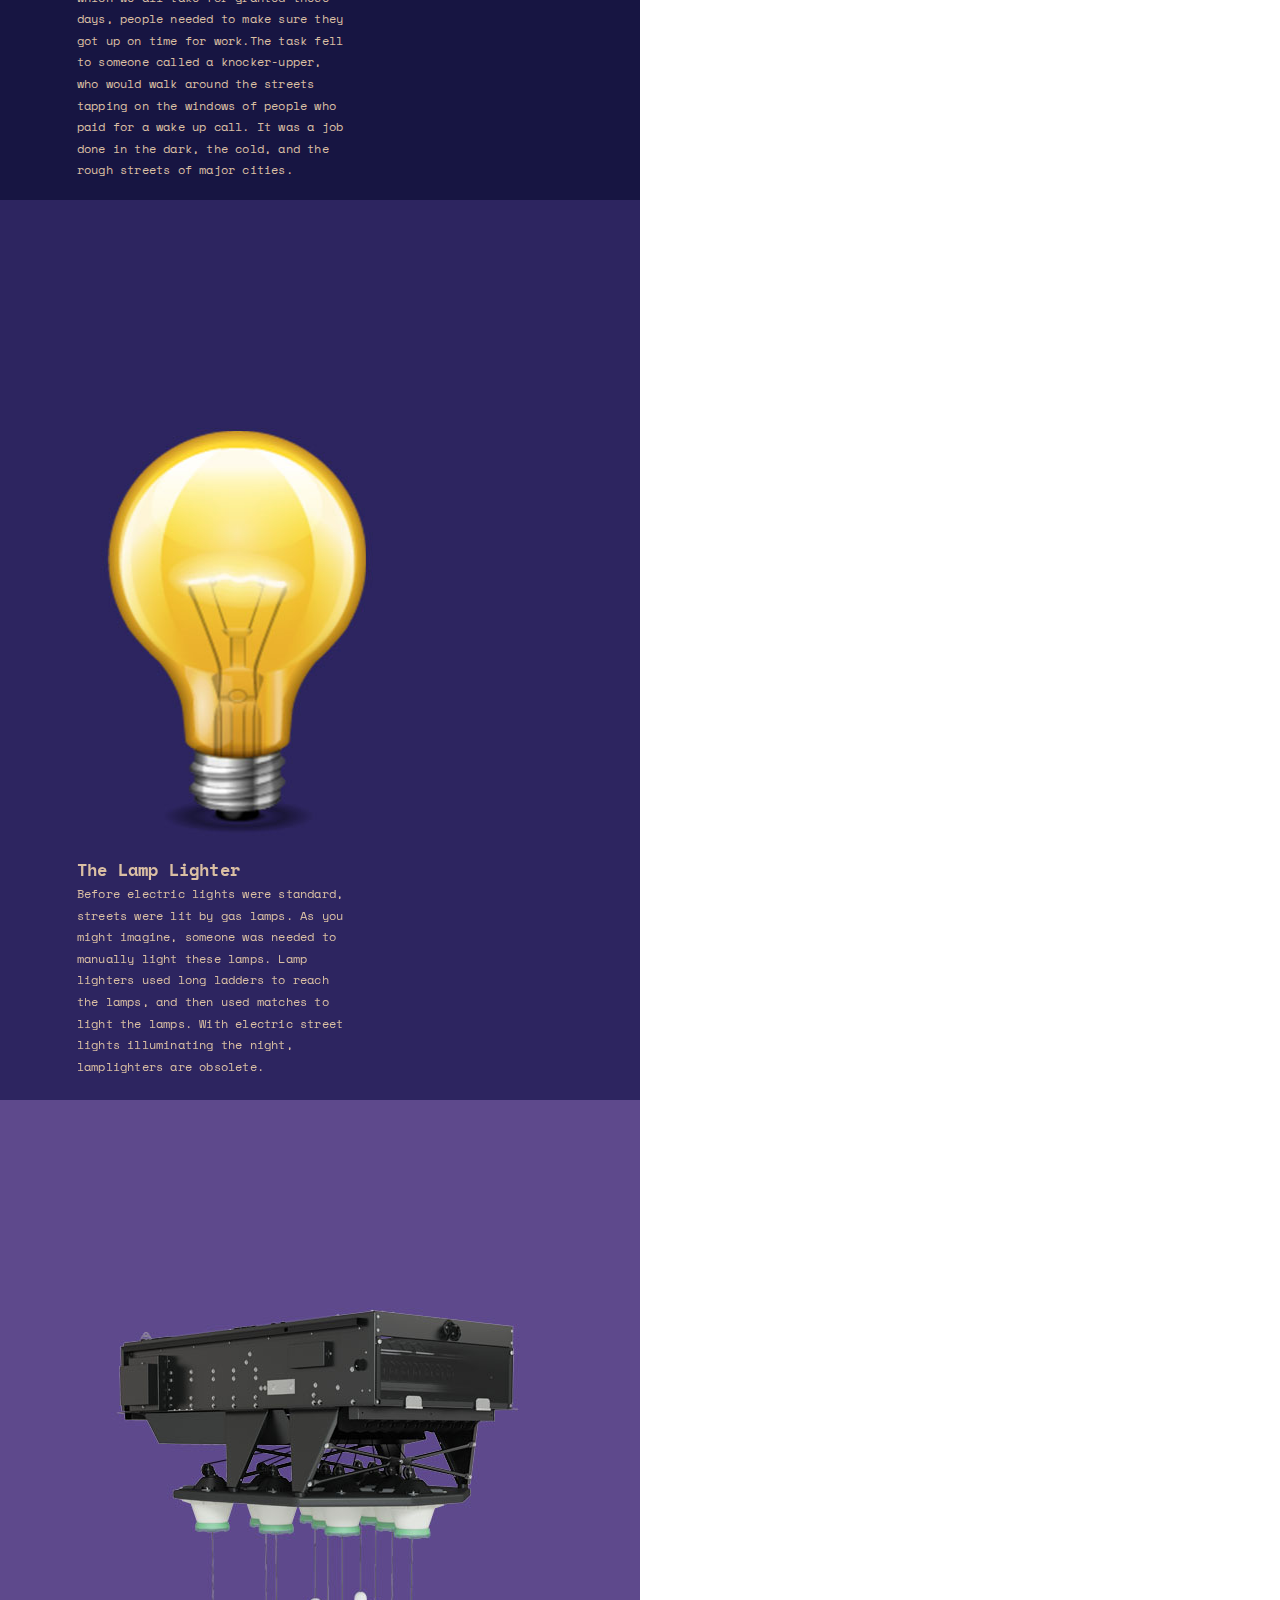
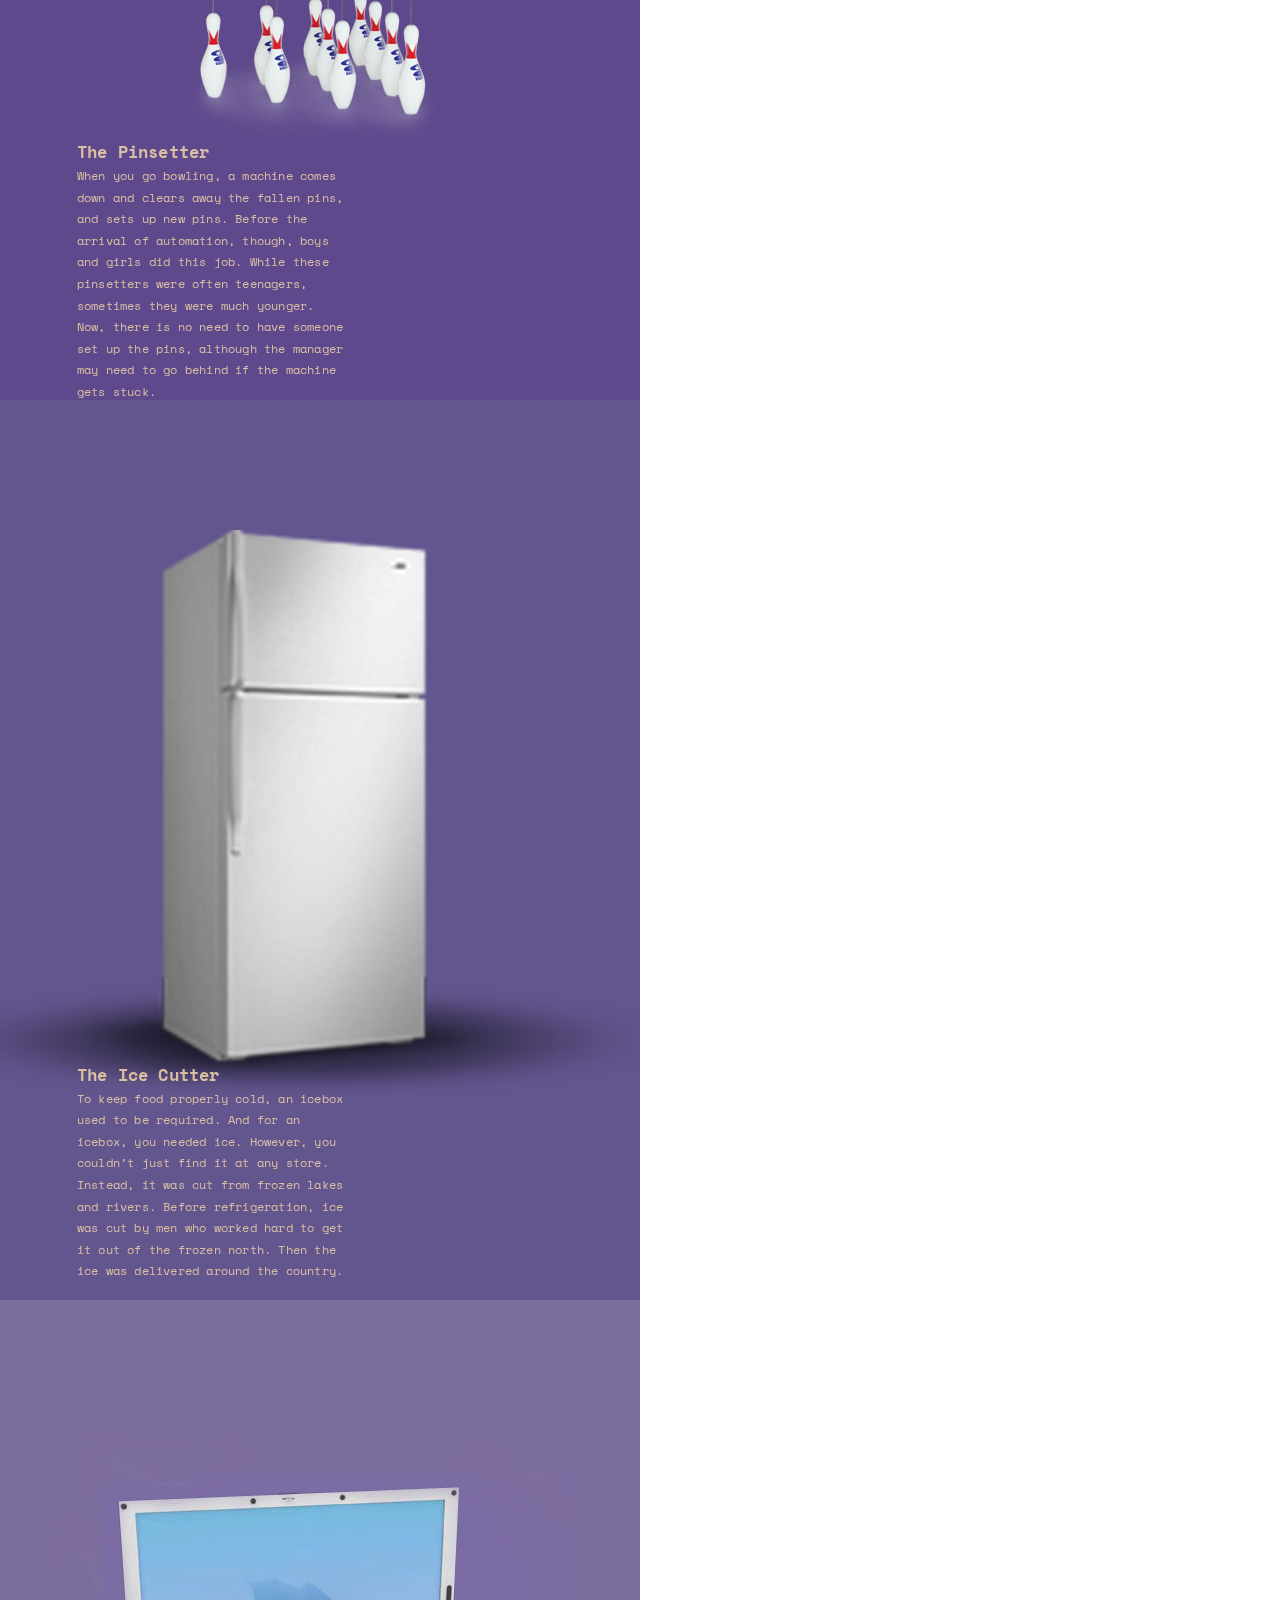
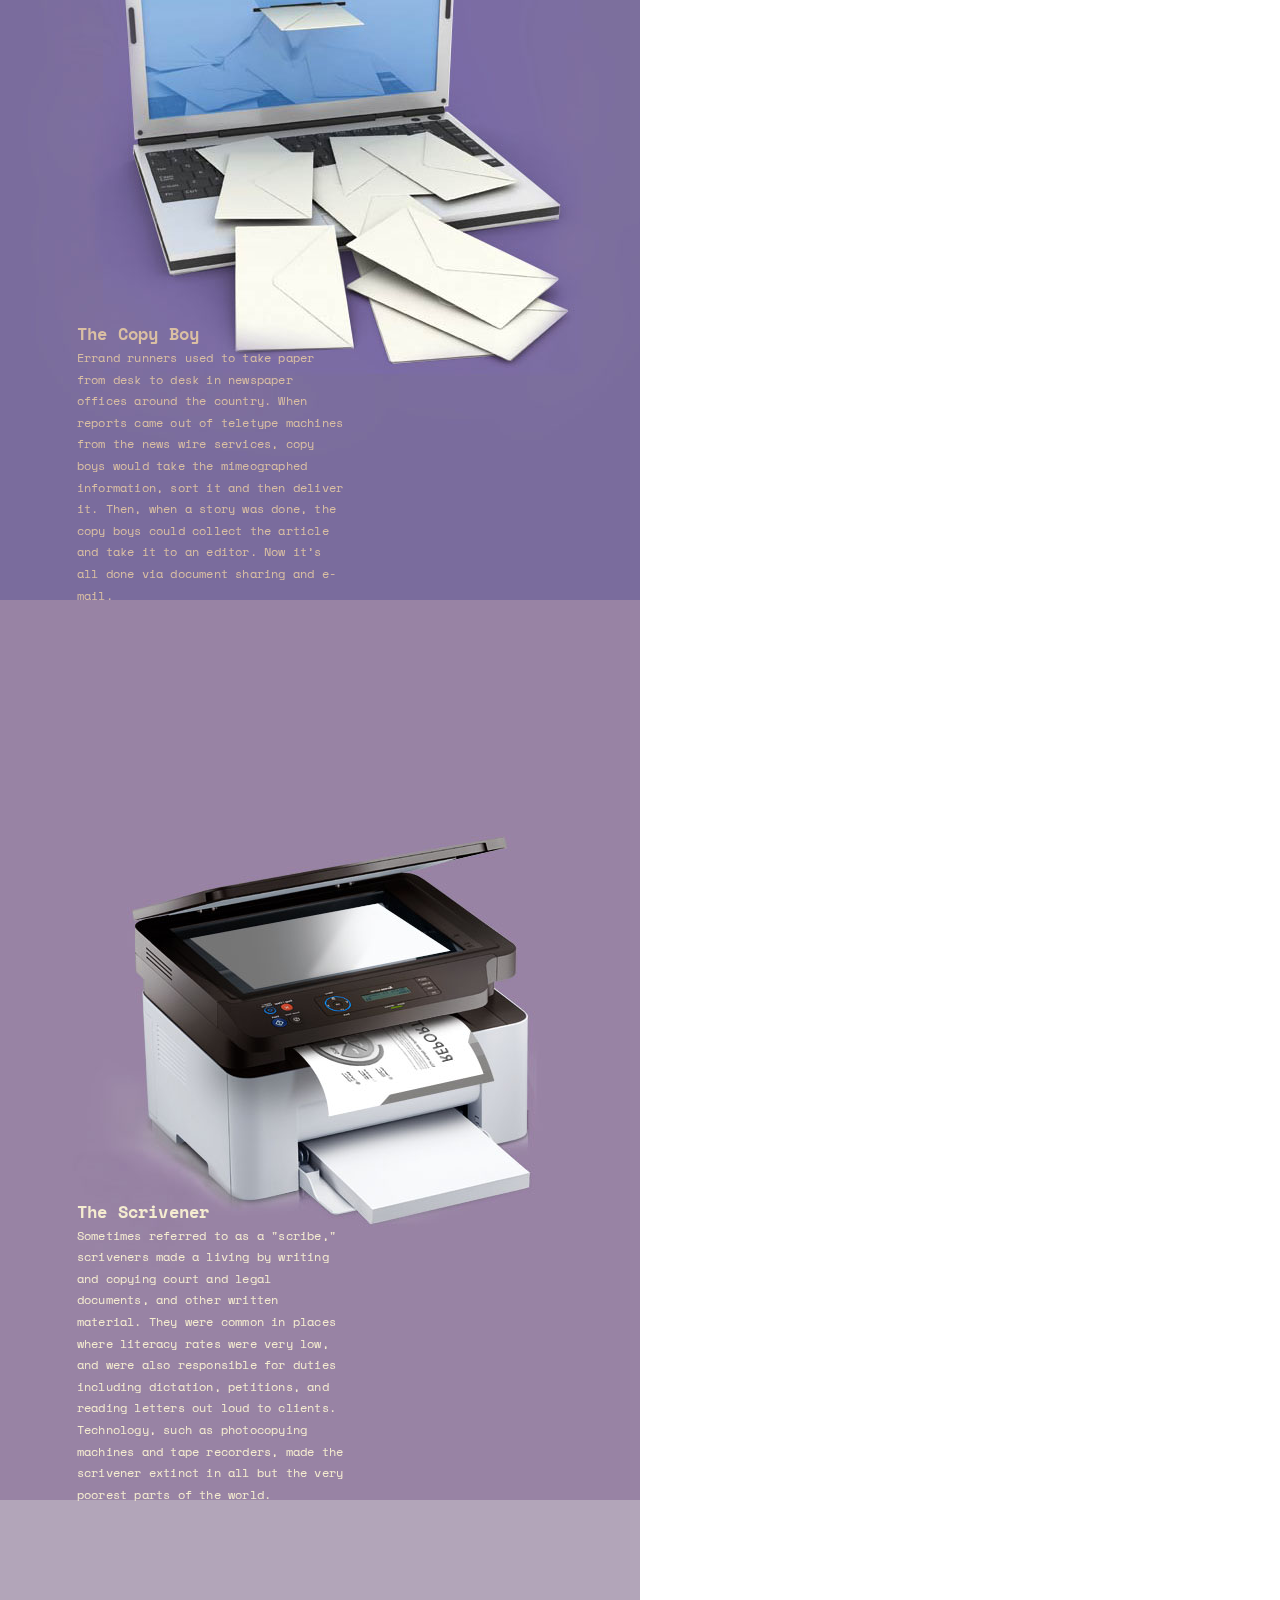
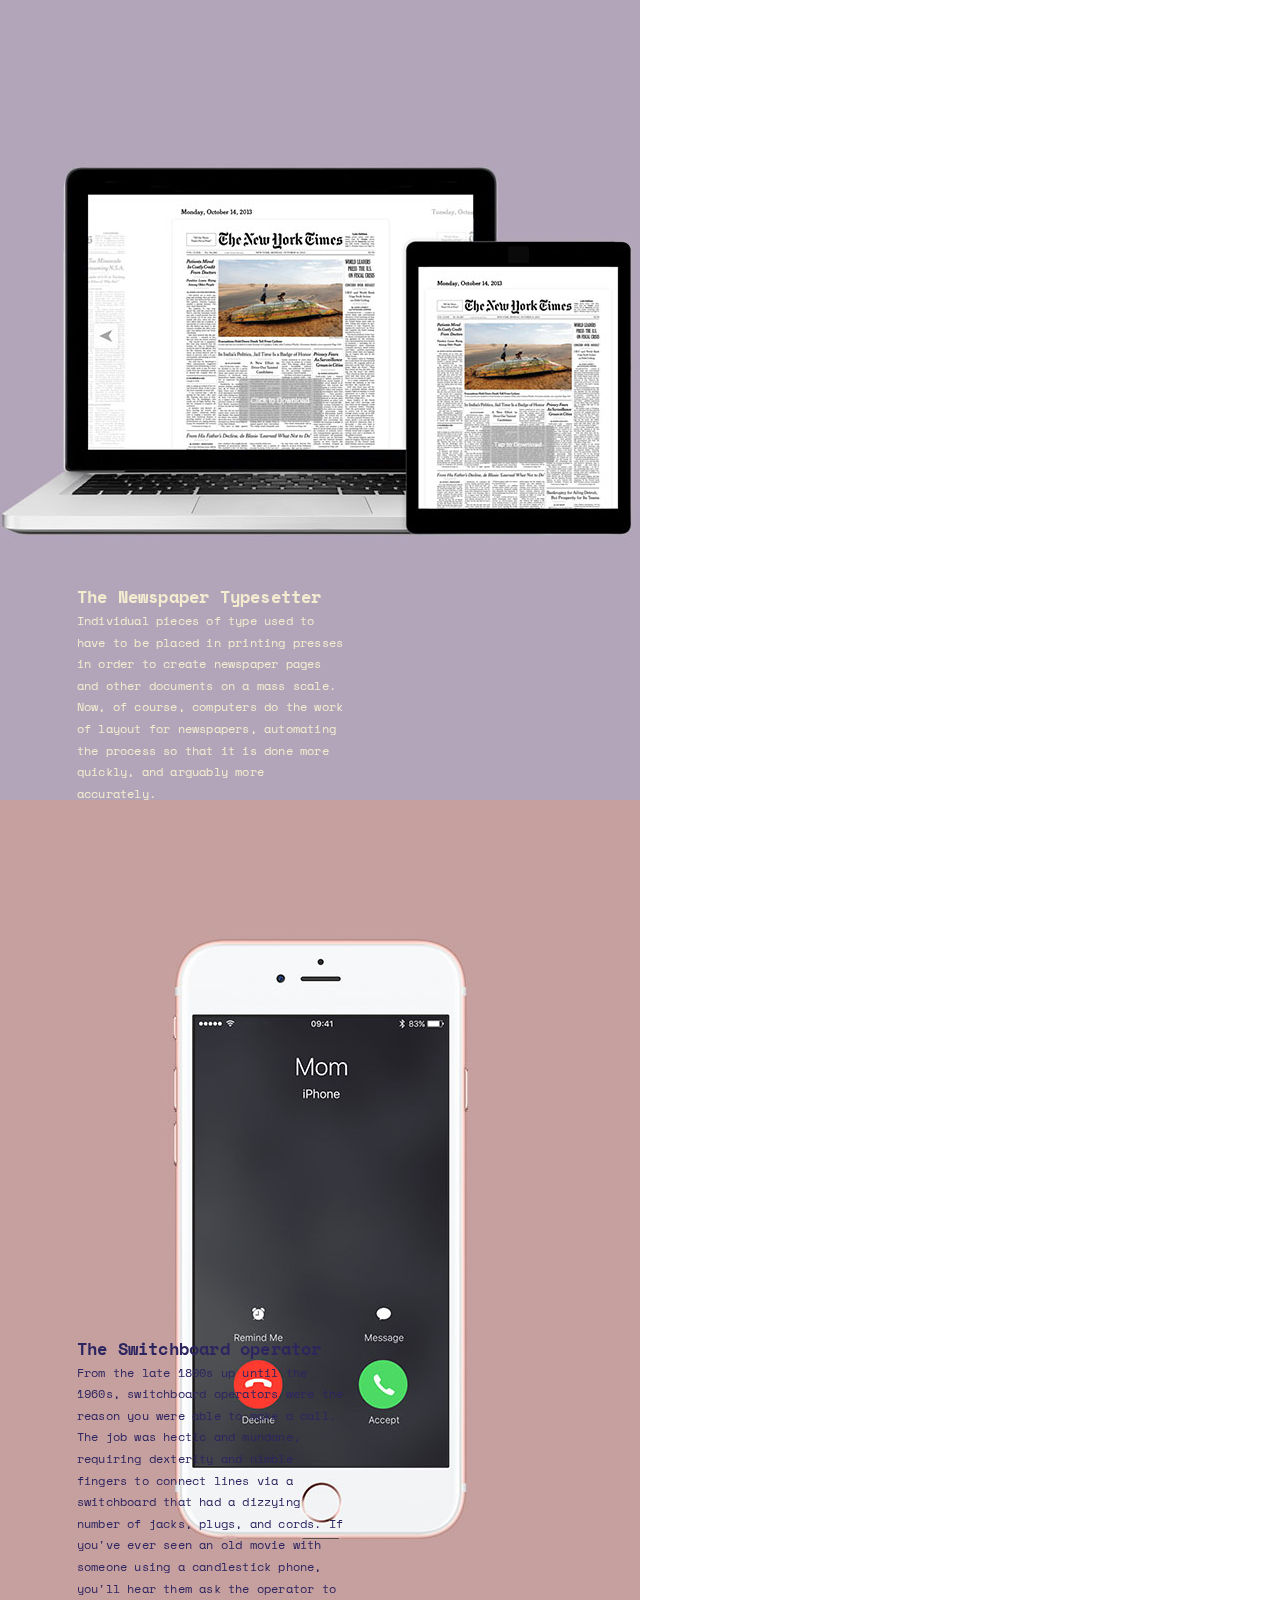
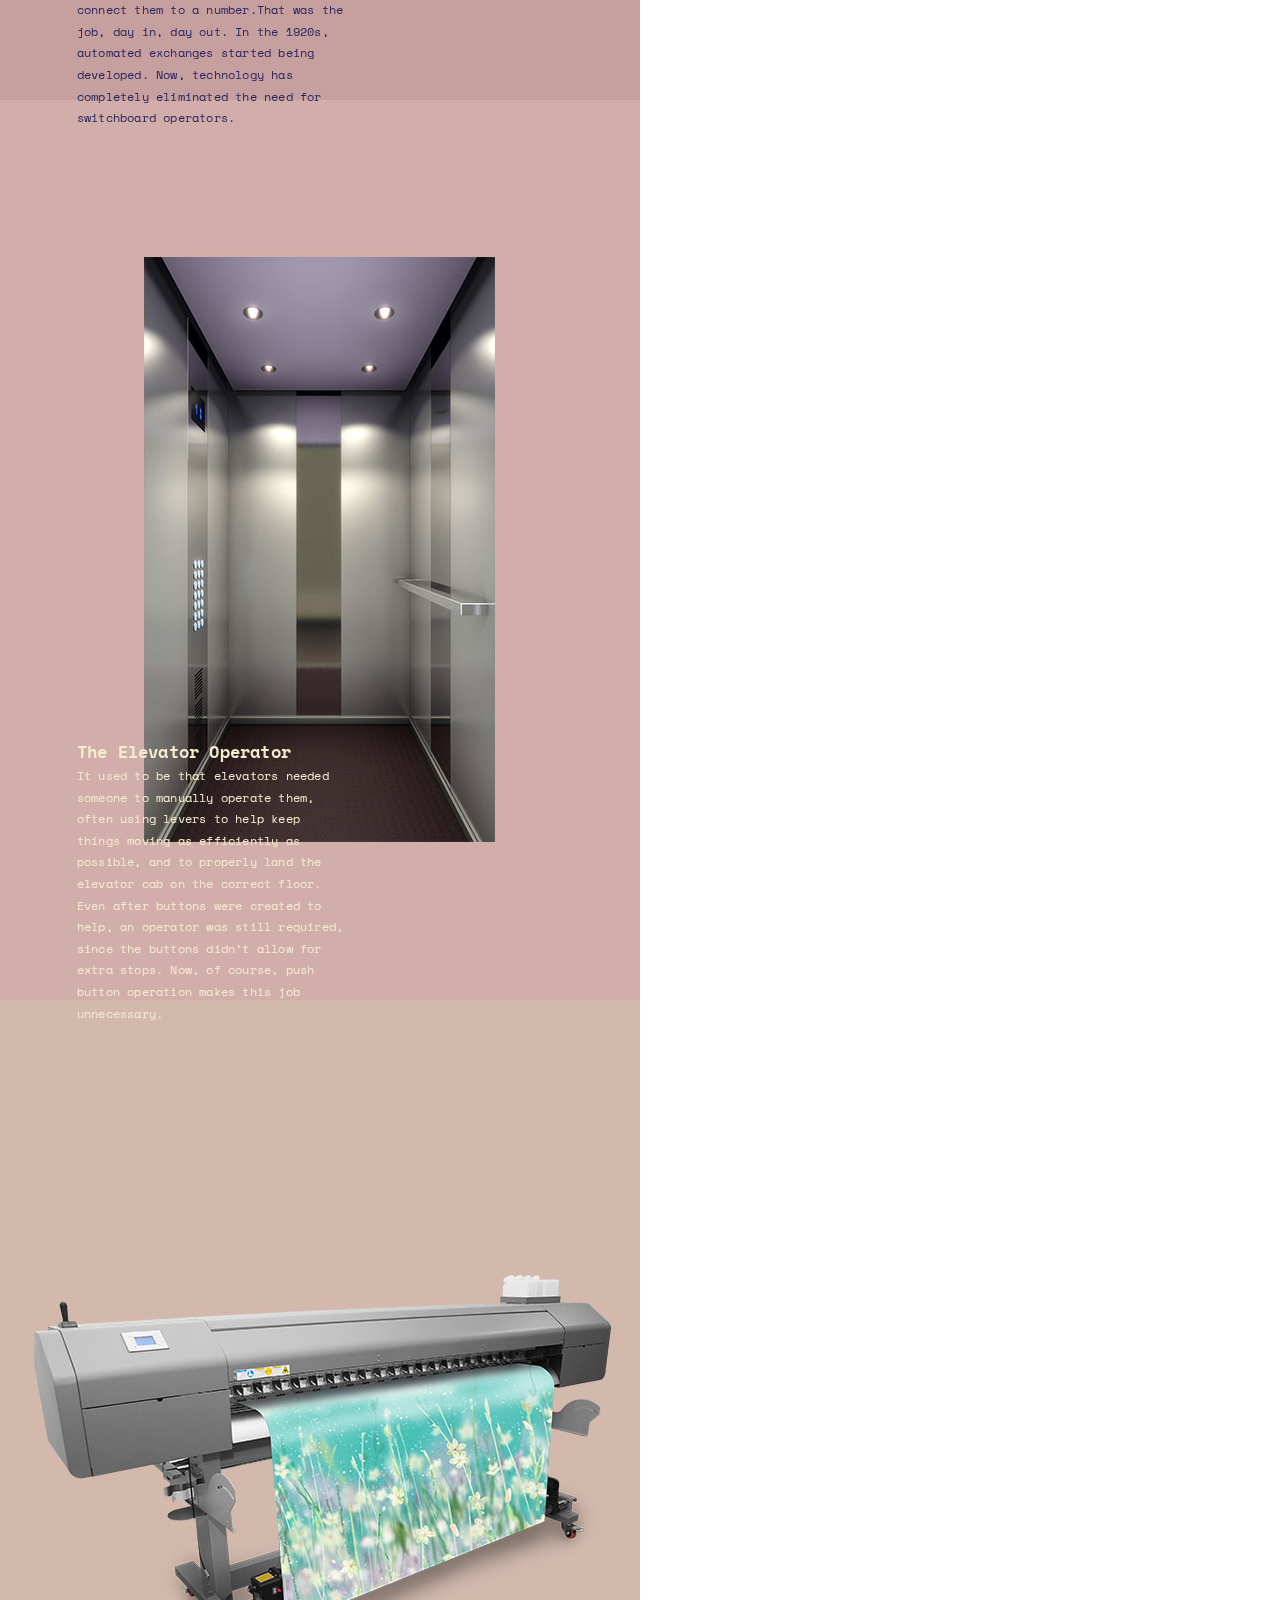
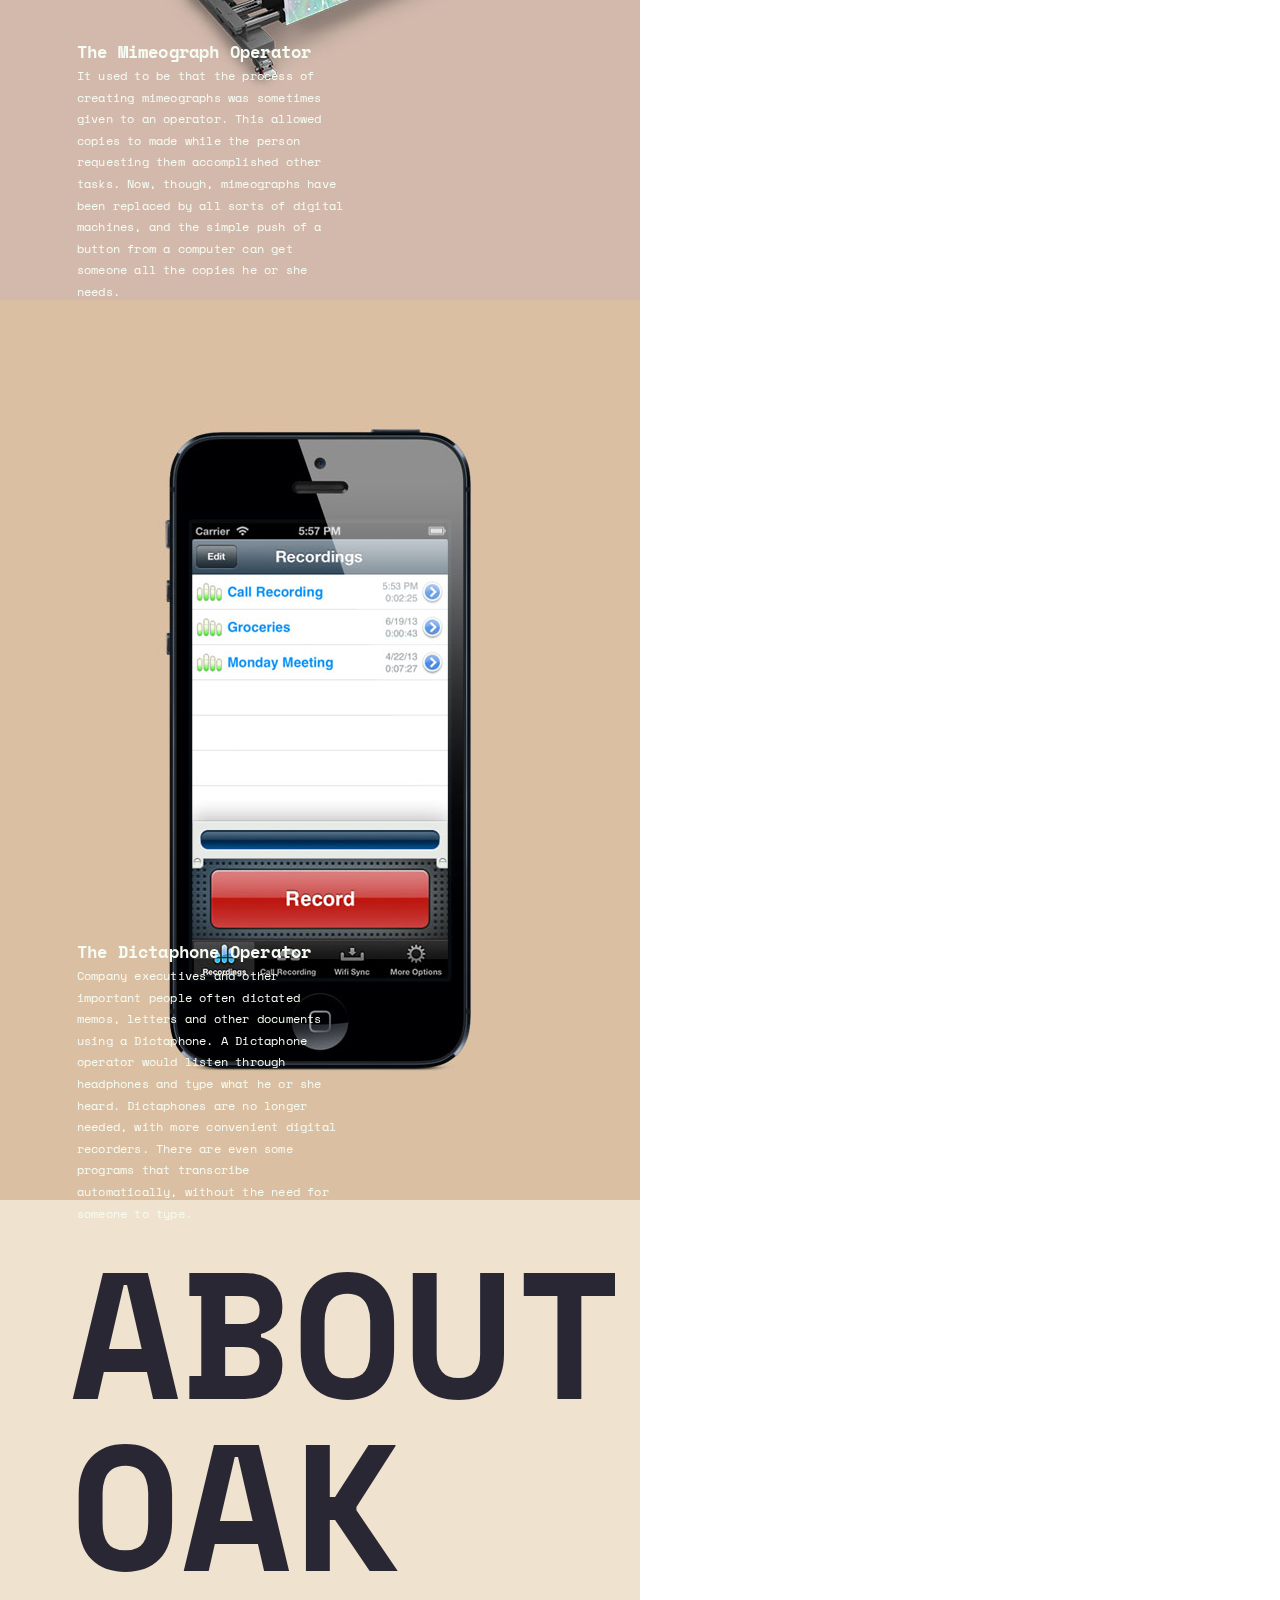
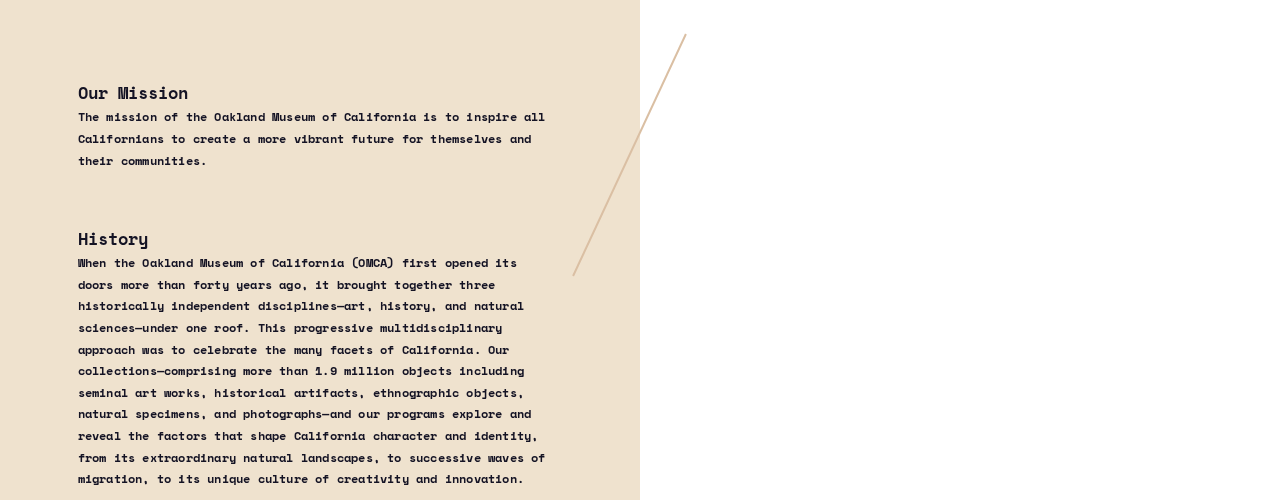
<file: projects/p3/index.html>
<html>
    <head>
 		<meta charset="utf-8">
        <meta http-equiv="X-UA-Compatible" content="IE=edge,chrome=1">
        <title>EXHIBITION EX1</title>
        <script src="assets/js/jquery.min.js"></script>
		<script src="assets/js/script.js"></script>
       <link href="https://fonts.googleapis.com/css?family=Space+Mono" rel="stylesheet">
        <link rel= "stylesheet" href="assets/css/main.css">
    	
    </head> 
    <body>
        <nav>
            <ul>
                <li><a href="#s1"><div data-tooltip="Home" class="pagination__dot pagination__dotdodo">.</a></div></li>
                <li><a href="#s2"><div data-tooltip="Knocker-Upper" class="pagination__dot pagination__dotdodo2">.</a></div></li>
                <li><a href="#s3"><div data-tooltip="Lamplighter" class="pagination__dot pagination__dotdodo3 ">.</a></div></li>
                <li><a href="#s4"><div data-tooltip="Pinsetter" class="pagination__dot pagination__dotdodo4">.</a></div></li>
                <li><a href="#s5"><div data-tooltip="Ice Cutter" class="pagination__dot pagination__dotdodo5">.</a></div></li>
                <li><a href="#s6"><div data-tooltip="Copy Boy" class="pagination__dot pagination__dotdodo6">.</a></div></li>
                <li><a href="#s7"><div data-tooltip="Scrivener" class="pagination__dot pagination__dotdodo7">.</a></div></li>
                <li><a href="#s8"><div data-tooltip="Newspaper Typesetter" class="pagination__dot pagination__dotdodo8">.</a></div></li>
                <li><a href="#s9"><div data-tooltip="Switchboard Operator" class="pagination__dot pagination__dotdodo9">.</a></div></li>
                <li><a href="#s10"><div data-tooltip="Elevator Operator" class="pagination__dot pagination__dotdodo10">.</a></div></li>
                <li><a href="#s11"><div data-tooltip="Mimeograph Operator" class="pagination__dot pagination__dotdodo11">.</a></div></li>
                <li><a href="#s12"><div data-tooltip="Dictaphone Operator" class="pagination__dot pagination__dotdodo12">.</a></div></li>
                <li><a href="#s13"><div data-tooltip="About" class="pagination__dot pagination__dotdodo13">.</a></div></li>
            </ul>
        </nav>
        <div id="content">
            <div id="left">
                <ul style="list-style: none; ">
                    <li id="s1" class="one">
                        <div class="s">The advancement of technology, and the changes in our society, have made a number of jobs obsolete. Automation has made it possible formachines to do the jobs humans once did – and do them faster. As a result, it’s little surprise that some jobs are in decline and others have disappeared altogether.</div>
                        <div class="de">JOBS<br>DISAPP</div>

                        <!-- <div class="dde">JOBS</div> -->
                    </li>
                    <li id="s2" class="two">
                        <div class="con conn1">The Knocker-Upper<br><span>Before the invention of alarm clocks, which we all take for granted these days, people needed to make sure they got up on time for work.The task fell to someone called a knocker-upper, who would walk around the streets tapping on the windows of people who paid for a wake up call. It was a job done in the dark, the cold, and the rough streets of major cities.</span></div>
                    </li>
                    <li id="s3" class="three">
                        <div class="con conn2">The Lamp Lighter<br><span>Before electric lights were standard, streets were lit by gas lamps. As you might imagine, someone was needed to manually light these lamps. Lamp lighters used long ladders to reach the lamps, and then used matches to light the lamps. With electric street lights illuminating the night, lamplighters are obsolete.</span></div>
                        
                    </li>
                    <li id="s4" class="four">
                        <div class="con conn3">The Pinsetter<br><span>When you go bowling, a machine comes down and clears away the fallen pins, and sets up new pins. Before the arrival of automation, though, boys and girls did this job. While these pinsetters were often teenagers, sometimes they were much younger. Now, there is no need to have someone set up the pins, although the manager may need to go behind if the machine gets stuck.</span></div>
                    </li>
                    <li id="s5" class="five">
                        <div class="con conn4">The Ice Cutter<br><span>To keep food properly cold, an icebox used to be required. And for an icebox, you needed ice. However, you couldn’t just find it at any store. Instead, it was cut from frozen lakes and rivers. Before refrigeration, ice was cut by men who worked hard to get it out of the frozen north. Then the ice was delivered around the country.</span></div>
                    </li>
                    <li id="s6" class="six">
                        <div class="con conn5">The Copy Boy<br><span>Errand runners used to take paper from desk to desk in newspaper offices around the country. When reports came out of teletype machines from the news wire services, copy boys would take the mimeographed information, sort it and then deliver it. Then, when a story was done, the copy boys could collect the article and take it to an editor. Now it’s all done via document sharing and e-mail.</span></div>
                    </li>
                    <li id="s7" class="seven">
                        <div class="con conn6">The Scrivener<br><span>Sometimes referred to as a "scribe," scriveners made a living by writing and copying court and legal documents, and other written material. They were common in places where literacy rates were very low, and were also responsible for duties including dictation, petitions, and reading letters out loud to clients.
Technology, such as photocopying machines and tape recorders, made the scrivener extinct in all but the very poorest parts of the world.</span></div>
                    </li>
                    <li id="s8" class="eight">
                        <div class="con conn7">The Newspaper Typesetter<br><span>Individual pieces of type used to have to be placed in printing presses in order to create newspaper pages and other documents on a mass scale. Now, of course, computers do the work of layout for newspapers, automating the process so that it is done more quickly, and arguably more accurately.</span></div>
                    </li>
                    <li id="s9" class="nine">
                         <div class="con conn8">The Switchboard operator<br><span>From the late 1800s up until the 1960s, switchboard operators were the reason you were able to make a call. The job was hectic and mundane, requiring dexterity and nimble fingers to connect lines via a switchboard that had a dizzying number of jacks, plugs, and cords. If you've ever seen an old movie with someone using a candlestick phone, you'll hear them ask the operator to connect them to a number.That was the job, day in, day out. In the 1920s, automated exchanges started being developed. Now, technology has completely eliminated the need for switchboard operators.</span></div>
                    </li>
                    <li id="s10" class="ten">
                        <div class="con conn9">The Elevator Operator<br><span>It used to be that elevators needed someone to manually operate them, often using levers to help keep things moving as efficiently as possible, and to properly land the elevator cab on the correct floor. Even after buttons were created to help, an operator was still required, since the buttons didn’t allow for extra stops. Now, of course, push button operation makes this job unnecessary.</span></div>
                    </li>
                    <li id="s11" class="eleven">
                         <div class="con conn10">The Mimeograph Operator<br><span>It used to be that the process of creating mimeographs was sometimes given to an operator. This allowed copies to made while the person requesting them accomplished other tasks. Now, though, mimeographs have been replaced by all sorts of digital machines, and the simple push of a button from a computer can get someone all the copies he or she needs.</span></div>
                    </li>
                    <li id="s12" class="twleve">
                        <div class="con conn10">The Dictaphone Operator<br><span>Company executives and other important people often dictated memos, letters and other documents using a Dictaphone. A Dictaphone operator would listen through headphones and type what he or she heard. Dictaphones are no longer needed, with more convenient digital recorders. There are even some programs that transcribe automatically, without the need for someone to type.</span></div>
                    </li>
                    <li id="s13" class="thirteen">
                        <div class="oak"> ABOUT<br>OAK</div>
                        <div class="mission mi">Our Mission<span></br>The mission of the Oakland Museum of California is to inspire all Californians to create a more vibrant future for themselves and their communities.</span></div>
                        <div class="history">History<span><br>When the Oakland Museum of California (OMCA) first opened its doors more than forty years ago, it brought together three historically independent disciplines—art, history, and natural sciences—under one roof. This progressive multidisciplinary approach was to celebrate the many facets of California. Our collections—comprising more than 1.9 million objects including seminal art works, historical artifacts, ethnographic objects, natural specimens, and photographs—and our programs explore and reveal the factors that shape California character and identity, from its extraordinary natural landscapes, to successive waves of migration, to its unique culture of creativity and innovation.</span></div>
                        <div class="line2"></div>
                    </li>
                    <!-- <li id="s14" class="fourteen">
                        <div class="oak"> ABOUT<br>OAK</div>
                    </li> -->
                 <!--    <li id="s14" class="fourteen">14</li>
                    <li id="s15" class="fifteen">15</li>
                    <li id="s16" class="sixteen">16</li> -->
                </ul>
            </div>
            <div id="right">
                <ul style="list-style: none;">
                    <!-- <li id="s16-2" class="sixteen2">13</li>
                    <li id="s15-2" class="fifteen2">13</li> -->
                    <!-- <li id="s14-2" class="fourteen2">13</li> -->
                    <li id="s13-2" class="thirteen2">
                        <!-- <div class="container column">
                            <div class="dee">Jobs Disappeared<span><br>The advancement of technology, and the changes in our society, have made a number of jobs obsolete. Automation has made it possible formachines to do the jobs humans once did – and do them faster. As a result, it’s little surprise that some jobs are in decline and others have disappeared altogether.</span></div>
                            <div class="image image-num2">
                                <img src="assets/css/img/120.png" > 
                                
                            </div>
                            <div class="image image-num2">
                                <img src="assets/css/img/121.png" >
                        
                            </div>
                            <div class="image image-num2">
                                <img src="assets/css/img/122.png" >
                        
                            </div>
                            <div class="mid"> job</div>
                        </div> -->
                        <div class ="pink">OMCA has reopened its galleries after a transformation that touches almost every aspect of the 300,000 square-foot Museum and builds on the founders' original multidisciplinary and civic-minded intent by improving integration of OMCA's collections and programs, strengthening its role as a public forum, and creating new opportunities for visitor participation. The collections are animated by innovative interpretive tools and interactive features; and new gathering spaces and program areas engage visitors and encourage them to share their own perspectives, questions, and stories.
                        <br>
                        <br>

                        OMCA nurtures its deep ties to the community by offering many educational and outreach programs. We welcome schools, scholars, local audiences, and all visitors to participate in our events and activities and to discover their place in California's past, present, and future.
                        </div>
                        <span class="line"></span>

                    </li>
                    <li id="s12-2" class="twleve2"></li>
                    <li class="eleven2"></li>
                    <li class="ten2"></li>
                    <li id="s9-2" class="nine2"></li>
                    <li class="eight2"></li>
                    <li class="seven2"></li>
                    <li id="s6-2" class="six2"></li>
                    <li class="five2"></li>
                    <li class="four2"></li>
                    <li id="s3-2" class="three2"></li>
                    <li class="two2"></li>
                    <li id="s1-2" class="one2">
                        <div class="r">EARED</div>
                    </li>
                </ul>
            </div>
        </div>



    </body>
</html>
</file>
<file: styles.css>
body{
	background-color: #16181c;
	width: 96%;
	height: 100%;
	font-family: 'Karla', sans-serif;
} 
.main{
	width: 100%;
	height: 100%;
	/*background-color: grey;*/
	font-family: 'Karla', sans-serif;
	margin-left: 2%;
	
}
.min{
	color: #bc9740;
	font-size: 550% ;
	font-weight: bold;
	margin-left: 8.5%;
	margin-top: 4.4%;
}

.interactive{
	font-size: 100%;
	color: #bc9740;
	margin-top: -0.7%;
	margin-left: 9%;
}
hr { 
	width:10%; 
	color: #bc9740;
	background-color: #bc9740; 
}
.projects{
	margin-top: 6%;
}
.first,.second,.third{

	width: 80%;
	text-align: center;
}

#first,#second,#third{

	color: #d4d4d6;
	font-size: 500%;
	margin-left: 25%;
	text-align: center;
}
#first:link{
	text-decoration: none;
}
#first:visited {
    text-decoration: none;
}

#first.green:hover,#second.green:hover,#third.green:hover,#f.green:hover,#s.green:hover { color: #1ace84; }
#first.purple:hover,#second.purple:hover,#third.purple:hover,#f.purple:hover,#s.purple:hover { color: #a262c0; }
#first.teal:hover,#second.teal:hover,#third.teal:hover, #f.teal:hover,#s.teal:hover{ color: #4ac0aa; }
#first.violet:hover,#second.violet:hover,#third.violet:hover,#f.violet:hover,#s.violet:hover { color: #8c78ba; }
#first.yellow:hover,#second.yellow:hover,#third.yellow:hover,#f.yellow:hover,#s.yellow:hover { color: yellow;}
#first.pink:hover,#second.pink:hover,#third.pink:hover,#f.pink:hover,#s.pink:hover { color: #d529cd; }
#first.hotpink:hover,#second.hotpink:hover,#third.hotpink:hover,#f.hotpink:hover,#s.hotpink:hover{color:hotpink;}
#first.coral:hover,#second.coral:hover,#third.coral:hover,#f.coral:hover,#s.coral:hover {color:#f42738;}

#second:link{
	text-decoration: none;
}
#second:visited {
    text-decoration: none;
}


#third:link{
	text-decoration: none;
}
#third:visited {
    text-decoration: none;
}



.p,.e{
	text-align: center;
	margin-bottom: 1%;
	color: #bc9740;
	

}
#exercises{
	margin-top: 2%;
	
}
.e{
	color: #bc9740;
}
.exe{

	width: 80%;
	text-align: center;
	margin-left: 10%;
}

#f, #s{

	color: #d4d4d6;
	font-size: 100%;
	padding: 1%;
	
	text-align: center;
}

#f:link, #s:link{
	text-decoration: none;
}
#f:visited,#s:visited {
    text-decoration: none;
}
#f:hover {
    color: #02b7ff;
}

#s:hover {
    color: #1df2c0;
}
</file>
<file: exercises/ex1/css/main.css>
* {
	box-sizing: border-box;
}

body {
	background: black;
}

.canvas {
	width: 900px;
	height: 556px;
	margin: 100px auto;
	background: white;
	position: relative;
}
#table {
	height: 100px;
	width: 700px;
	background: pink;
	position: absolute;
	bottom:40px;
	left: 100px;
	transform: skew(50deg);
}
#mat{
	width: 300px;
	height: 60px;
	-webkit-transform: skew(50deg);
	   -moz-transform: skew(50deg);
	     -o-transform: skew(50deg);
	background: #6495ED;
	bottom:60px;
	left: 300px;
	position: absolute;
}
#candle{
	width: 30px;
	height: 100px;
	background: yellow;
	bottom: 100px;
	left:340px;
	position: absolute;

}
#apple{
	position: absolute;
	display:block;
   	width: 40px;
  	height: 43px;
  	background-color: red;
   	border-radius:         40%  40%  55%  55% ;
   	bottom: 100px;
   	left: 400px;
}
#head {
	position:absolute;
	display:block;
   	width: 70px;
  	height: 73px;
  	background-color: grey;
   	border-radius: 30%  30%  40%  40% ;
   	bottom: 90px;
   	left: 470px;

}
#roundhead {
	position: absolute;
	display:block;
   	width: 90px;
  	height: 83px;
  	background-color: grey;
   	border-radius:  50%;
   	bottom: 115px;
   	left: 472px;
}
#stick{
	position: absolute;
	width: 140px;
	height: 6px;
	background: green;
	bottom: 83px;
	left: 340px;
}
#rose{
	width: 23px;
	height: 18px;
	background: red;
	-moz-border-radius: 100px / 50px;
	-webkit-border-radius: 100px / 50px;
	border-radius: 100px / 50px;
	position: absolute;
	bottom: 80px;
	left: 480px;
}
#rose2{
	width: 19px;
	height: 15px;
	background: red;
	-moz-border-radius: 100px / 50px;
	-webkit-border-radius: 100px / 50px;
	border-radius: 100px / 50px;
	position: absolute;
	bottom: 80px;
	left: 450px;

}
</file>
<file: exercises/ex2/assets/css/main.css>
* {
	box-sizing: border-box;
}

body {
	background: black;
}

.canvas {
	width: 1450px;
	height: 850px;
	margin: 0px auto;
    background-color:#34495e;
	position: absolute;
	text-align:center;
}
.black {
	border: solid 10px #2f3e59;
	width: 300px;
	height: 500px;
	margin-left: 550px;
	margin-top: 150px;
background-color:#ecf0f1;
}



.black:hover + .white{
 	opacity: 1;
}

.box{
	width: 240px;
	height: 300px;
	background-color:#bdc3c7;
	margin-left: 580px;
	margin-top: -380px;
	
	opacity: 1;
}
.box:hover {
	background-color: pink;
}

.box:hover + .pink
{
	opacity: 1;

}


.white{
	font-family: helvetica;
	font-size: 15px;
	color: black;
	margin-top:-100px;
	margin-left: -50px;
	opacity: 0;
}
.pink{
	font-family: helvetica;
	font-size:15px;
	color: pink;
	margin-top:60px;
	margin-left: -50px;
	opacity: 0;
}
</file>
<file: projects/p2/assets/css/mains.css>
body {
  background: #252527;
 
}


div, :before, :after {
  position: absolute;
  top: 150px;
  left: 70px;
  
  transform-style: preserve-3d;
  background: currentColor;
}
.cube {
 
  width: 20px;
  height: 20px;
  -webkit-transform: translateZ(1em);
          transform: translateZ(1em);
  transform-origin: 50% 50% -1.5625em;
  box-shadow: 0 0 .4em currentColor;
  transition: all 200ms ease;
}

  


.a .hover{
  animation: s 0.6s cubic-bezier(0.45, 0.03, 0.51, 0.95) infinite alternate;

}
@keyframes s {
  to {
    transform: scale3d(0.2, 0.2, 0.2);
  }
}

.cube:before, .cube:after {
  width: inherit;
  height: inherit;
  content: '';
}


.cube:before {
  top: 0;
  left: 100%;
  -webkit-transform-origin: 0 50%;
          transform-origin: 0 50%;
  -webkit-transform: rotateY(90deg);
          transform: rotateY(90deg);
  -webkit-filter: brightness(1.15);
          filter: brightness(1.15);
}
.cube:after {
  top: -100%;
  left: 0;
  -webkit-transform-origin: 50% bottom;
          transform-origin: 50% bottom;
  -webkit-transform: rotateX(90deg);
          transform: rotateX(90deg);
  -webkit-filter: brightness(1.3);
          filter: brightness(1.3);
}
.assembly {
  background-color: 
  -webkit-transform: rotateX(-15deg) rotateY(-45deg) ;
          transform: rotateX(-15deg) rotateY(-45deg);

} 

.assembly > :nth-child(22n + 1) {
  top: calc(50% + -6em);
  color: #252527;
  
}

.assembly > :nth-child(22n + 2) {
  top: calc(50% + -4em);
  color: #252527;
 
}

.assembly > :nth-child(22n + 3) {
  top: calc(50% + -2em);
  color: #252527;
}


.assembly > :nth-child(22n + 4) {
  top: calc(50% + 0em);
  color: #252527;
}

.assembly > :nth-child(22n + 5) {
  top: calc(50% + 2em);
  color: #252527;
}

.assembly > :nth-child(22n + 6) {
  top: calc(50% + 4em);
  color: #252527;
}
.assembly > :nth-child(22n + 7) {
  top: calc(50% + 6em);
  color: #252527;
}
.assembly > :nth-child(22n + 8) {
  top: calc(50% + 8em);
  color: #252527;
}
.assembly > :nth-child(22n + 9) {
  top: calc(50% + 10em);
  color: #252527;
}
.assembly > :nth-child(22n + 10) {
  top: calc(50% + 12em);
  color: #252527;
}
.assembly > :nth-child(22n + 11) {
  top: calc(50% + 14em);
  color: #252527;
}

.assembly > :nth-child(22n + 12) {
  top: calc(50% + 16em);
  color: #252527;
}
.assembly > :nth-child(22n + 13) {
  top: calc(50% + 18em);
  color: #252527;
}
.assembly > :nth-child(22n + 14) {
  top: calc(50% + 20em);
  color: #252527;
}
.assembly > :nth-child(22n + 15) {
  top: calc(50% + 22em);
  color: #252527;
}
.assembly > :nth-child(22n + 16) {
  top: calc(50% + 24em);
  color: #252527;
}
.assembly > :nth-child(22n + 17) {
  top: calc(50% + 26em);
  color: #252527;
}
.assembly > :nth-child(22n + 18) {
  top: calc(50% + 28em);
  color: #252527;
}
.assembly > :nth-child(22n + 19) {
  top: calc(50% + 30em);
  color: #252527;
}
.assembly > :nth-child(22n + 20) {
  top: calc(50% + 32em);
  color: #252527;
}
.assembly > :nth-child(22n + 21) {
  top: calc(50% + 34em);
  color: #252527;
}
.assembly > :nth-child(22n + 22) {
  top: calc(50% + 36em);
  color: #252527;
}
.assembly > :nth-child(22n + 23) {
  top: calc(50% + 38em);
  color: #252527;
}

.second  {
  background-color: pink;
  float: left;
  left:110px;
  -webkit-transform: rotateX(-15deg) rotateY(-45deg);
          transform: rotateX(-15deg) rotateY(-45deg);
}
.second > :nth-child(22n + 1) {
  top: calc(50% + -6em);
  color: #252527;
  animation-delay: -2.2s;
}

.second > :nth-child(22n + 2) {
  top: calc(50% + -4em);
  color: #252527;
  animation-delay: -2.2s;
}

.second > :nth-child(22n + 3) {
  top: calc(50% + -2em);
  color: #252527;
}


.second > :nth-child(22n + 4) {
  top: calc(50% + 0em);
  color: #252527;
}

.second > :nth-child(22n + 5) {
  top: calc(50% + 2em);
  color: #252527;
}

.second > :nth-child(22n + 6) {
  top: calc(50% + 4em);
  color: #252527;
}
.second > :nth-child(22n + 7) {
  top: calc(50% + 6em);
  color: #252527;
}
.second > :nth-child(22n + 8) {
  top: calc(50% + 8em);
  color: #252527;
}
.second > :nth-child(22n + 9) {
  top: calc(50% + 10em);
  color: #252527;
}
.second > :nth-child(22n + 10) {
  top: calc(50% + 12em);
  color: #252527;
}
.second > :nth-child(22n + 11) {
  top: calc(50% + 14em);
  color: #252527;
}

.second > :nth-child(22n + 12) {
  top: calc(50% + 16em);
  color: #252527;
}
.second > :nth-child(22n + 13) {
  top: calc(50% + 18em);
  color: #252527;
}
.second > :nth-child(22n + 14) {
  top: calc(50% + 20em);
  color: #252527;
}
.second > :nth-child(22n + 15) {
  top: calc(50% + 22em);
  color: #252527;
}
.second > :nth-child(22n + 16) {
  top: calc(50% + 24em);
  color: #252527;
}
.second > :nth-child(22n + 17) {
  top: calc(50% + 26em);
  color: #252527;
}
.second > :nth-child(22n + 18) {
  top: calc(50% + 28em);
  color: #252527;
}
.second > :nth-child(22n + 19) {
  top: calc(50% + 30em);
  color: #252527;
}
.second > :nth-child(22n + 20) {
  top: calc(50% + 32em);
  color: #252527;
}
.second > :nth-child(22n + 21) {
  top: calc(50% + 34em);
  color: #252527;
}
.second > :nth-child(22n + 22) {
  top: calc(50% + 36em);
  color: #252527;
}
.second > :nth-child(22n + 23) {
  top: calc(50% + 38em);
  color: #252527;
}


.third {
  float: left;
  left:150px;
  -webkit-transform: rotateX(-15deg) rotateY(-45deg);
          transform: rotateX(-15deg) rotateY(-45deg);
}
.third > :nth-child(22n + 1) {
  top: calc(50% + -6em);
  color: #252527;
  animation-delay: -2.2s;
}

.third > :nth-child(22n + 2) {
  top: calc(50% + -4em);
  color: #252527;
  animation-delay: -2.2s;
}

.third > :nth-child(22n + 3) {
  top: calc(50% + -2em);
  color: #252527;
}


.third > :nth-child(22n + 4) {
  top: calc(50% + 0em);
  color: #252527;
}

.third > :nth-child(22n + 5) {
  top: calc(50% + 2em);
  color: #252527;
}

.third > :nth-child(22n + 6) {
  top: calc(50% + 4em);
  color: #252527;
}
.third > :nth-child(22n + 7) {
  top: calc(50% + 6em);
  color: #252527;
}
.third > :nth-child(22n + 8) {
  top: calc(50% + 8em);
  color: #252527;
}
.third > :nth-child(22n + 9) {
  top: calc(50% + 10em);
  color: #252527;
}
.third > :nth-child(22n + 10) {
  top: calc(50% + 12em);
  color: #252527;
}
.third > :nth-child(22n + 11) {
  top: calc(50% + 14em);
  color: #252527;
}

.third > :nth-child(22n + 12) {
  top: calc(50% + 16em);
  color: #252527;
}
.third > :nth-child(22n + 13) {
  top: calc(50% + 18em);
  color: #252527;
}
.third > :nth-child(22n + 14) {
  top: calc(50% + 20em);
  color: #252527;
}
.third > :nth-child(22n + 15) {
  top: calc(50% + 22em);
  color: #252527;
}
.third > :nth-child(22n + 16) {
  top: calc(50% + 24em);
  color: #252527;
}
.third > :nth-child(22n + 17) {
  top: calc(50% + 26em);
  color: #252527;
}
.third > :nth-child(22n + 18) {
  top: calc(50% + 28em);
  color: #252527;
}
.third > :nth-child(22n + 19) {
  top: calc(50% + 30em);
  color: #252527;
}
.third > :nth-child(22n + 20) {
  top: calc(50% + 32em);
  color: #252527;
}
.third > :nth-child(22n + 21) {
  top: calc(50% + 34em);
  color: #252527;
}
.third > :nth-child(22n + 22) {
  top: calc(50% + 36em);
  color: #252527;
}
.third > :nth-child(22n + 23) {
  top: calc(50% + 38em);
  color: #252527;
}

.fourth{
  float: left;
  left:190px;
  -webkit-transform: rotateX(-15deg) rotateY(-45deg);
          transform: rotateX(-15deg) rotateY(-45deg);
}
.fourth > :nth-child(22n + 1) {
  top: calc(50% + -6em);
  color: #252527;
  animation-delay: -2.2s;
}

.fourth > :nth-child(22n + 2) {
  top: calc(50% + -4em);
  color: #252527;
  animation-delay: -2.2s;
}

.fourth > :nth-child(22n + 3) {
  top: calc(50% + -2em);
  color: #252527;
}


.fourth > :nth-child(22n + 4) {
  top: calc(50% + 0em);
  color: #252527;
}

.fourth > :nth-child(22n + 5) {
  top: calc(50% + 2em);
  color: #252527;
}

.fourth > :nth-child(22n + 6) {
  top: calc(50% + 4em);
  color: #252527;
}
.fourth > :nth-child(22n + 7) {
  top: calc(50% + 6em);
  color: #252527;
}
.fourth > :nth-child(22n + 8) {
  top: calc(50% + 8em);
  color: #252527;
}
.fourth > :nth-child(22n + 9) {
  top: calc(50% + 10em);
  color: #252527;
}
.fourth > :nth-child(22n + 10) {
  top: calc(50% + 12em);
  color: #252527;
}
.fourth > :nth-child(22n + 11) {
  top: calc(50% + 14em);
  color: #252527;
}

.fourth > :nth-child(22n + 12) {
  top: calc(50% + 16em);
  color: #252527;
}
.fourth > :nth-child(22n + 13) {
  top: calc(50% + 18em);
  color: #252527;
}
.fourth > :nth-child(22n + 14) {
  top: calc(50% + 20em);
  color: #252527;
}
.fourth > :nth-child(22n + 15) {
  top: calc(50% + 22em);
  color: #252527;
}
.fourth > :nth-child(22n + 16) {
  top: calc(50% + 24em);
  color: #252527;
}
.fourth > :nth-child(22n + 17) {
  top: calc(50% + 26em);
  color: #252527;
}
.fourth > :nth-child(22n + 18) {
  top: calc(50% + 28em);
  color: #252527;
}
.fourth > :nth-child(22n + 19) {
  top: calc(50% + 30em);
  color: #252527;
}
.fourth > :nth-child(22n + 20) {
  top: calc(50% + 32em);
  color: #252527;
}
.fourth > :nth-child(22n + 21) {
  top: calc(50% + 34em);
  color: #252527;
}
.fourth > :nth-child(22n + 22) {
  top: calc(50% + 36em);
  color: #252527;
}
.fourth > :nth-child(22n + 23) {
  top: calc(50% + 38em);
  color: #252527;
}

.fifth{
  float: left;
  left:230px;
  -webkit-transform: rotateX(-15deg) rotateY(-45deg);
          transform: rotateX(-15deg) rotateY(-45deg);
}
.fifth > :nth-child(22n + 1) {
  top: calc(50% + -6em);
  color: #252527;
  animation-delay: -2.2s;
}

.fifth > :nth-child(22n + 2) {
  top: calc(50% + -4em);
  color: #252527;
  animation-delay: -2.2s;
}

.fifth > :nth-child(22n + 3) {
  top: calc(50% + -2em);
  color: #252527;
}


.fifth > :nth-child(22n + 4) {
  top: calc(50% + 0em);
  color: #252527;
}

.fifth > :nth-child(22n + 5) {
  top: calc(50% + 2em);
  color: #252527;
}

.fifth > :nth-child(22n + 6) {
  top: calc(50% + 4em);
  color: #252527;
}
.fifth > :nth-child(22n + 7) {
  top: calc(50% + 6em);
  color: #252527;
}
.fifth > :nth-child(22n + 8) {
  top: calc(50% + 8em);
  color: #252527;
}
.fifth > :nth-child(22n + 9) {
  top: calc(50% + 10em);
  color: #252527;
}
.fifth > :nth-child(22n + 10) {
  top: calc(50% + 12em);
  color: #252527;
}
.fifth > :nth-child(22n + 11) {
  top: calc(50% + 14em);
  color: #252527;
}

.fifth > :nth-child(22n + 12) {
  top: calc(50% + 16em);
  color: #252527;
}
.fifth > :nth-child(22n + 13) {
  top: calc(50% + 18em);
  color: #252527;
}
.fifth > :nth-child(22n + 14) {
  top: calc(50% + 20em);
  color: #252527;
}
.fifth > :nth-child(22n + 15) {
  top: calc(50% + 22em);
  color: #252527;
}
.fifth > :nth-child(22n + 16) {
  top: calc(50% + 24em);
  color: #252527;
}
.fifth > :nth-child(22n + 17) {
  top: calc(50% + 26em);
  color: #252527;
}
.fifth > :nth-child(22n + 18) {
  top: calc(50% + 28em);
  color: #252527;
}
.fifth > :nth-child(22n + 19) {
  top: calc(50% + 30em);
  color: #252527;
}
.fifth > :nth-child(22n + 20) {
  top: calc(50% + 32em);
  color: #252527;
}
.fifth > :nth-child(22n + 21) {
  top: calc(50% + 34em);
  color: #252527;
}
.fifth > :nth-child(22n + 22) {
  top: calc(50% + 36em);
  color: #252527;
}
.fifth > :nth-child(22n + 23) {
  top: calc(50% + 38em);
  color: #252527;
}

.sixth{
  float: left;
  left:270px;
  -webkit-transform: rotateX(-15deg) rotateY(-45deg);
          transform: rotateX(-15deg) rotateY(-45deg);
}
.sixth > :nth-child(22n + 1) {
  top: calc(50% + -6em);
  color: #252527;
  animation-delay: -2.2s;
}

.sixth > :nth-child(22n + 2) {
  top: calc(50% + -4em);
  color: #252527;
  animation-delay: -2.2s;
}

.sixth > :nth-child(22n + 3) {
  top: calc(50% + -2em);
  color: #252527;
}


.sixth > :nth-child(22n + 4) {
  top: calc(50% + 0em);
  color: #252527;
}

.sixth > :nth-child(22n + 5) {
  top: calc(50% + 2em);
  color: #252527;
}

.sixth > :nth-child(22n + 6) {
  top: calc(50% + 4em);
  color: #252527;
}
.sixth > :nth-child(22n + 7) {
  top: calc(50% + 6em);
  color: #252527;
}
.sixth > :nth-child(22n + 8) {
  top: calc(50% + 8em);
  color: #252527;
}
.sixth > :nth-child(22n + 9) {
  top: calc(50% + 10em);
  color: #252527;
}
.sixth > :nth-child(22n + 10) {
  top: calc(50% + 12em);
  color: #252527;
}
.sixth > :nth-child(22n + 11) {
  top: calc(50% + 14em);
  color: #252527;
}

.sixth > :nth-child(22n + 12) {
  top: calc(50% + 16em);
  color: #252527;
}
.sixth > :nth-child(22n + 13) {
  top: calc(50% + 18em);
  color: #252527;
}
.sixth > :nth-child(22n + 14) {
  top: calc(50% + 20em);
  color: #252527;
}
.sixth > :nth-child(22n + 15) {
  top: calc(50% + 22em);
  color: #252527;
}
.sixth > :nth-child(22n + 16) {
  top: calc(50% + 24em);
  color: #252527;
}
.sixth > :nth-child(22n + 17) {
  top: calc(50% + 26em);
  color: #252527;
}
.sixth > :nth-child(22n + 18) {
  top: calc(50% + 28em);
  color: #252527;
}
.sixth > :nth-child(22n + 19) {
  top: calc(50% + 30em);
  color: #252527;
}
.sixth > :nth-child(22n + 20) {
  top: calc(50% + 32em);
  color: #252527;
}
.sixth > :nth-child(22n + 21) {
  top: calc(50% + 34em);
  color: #252527;
}
.sixth > :nth-child(22n + 22) {
  top: calc(50% + 36em);
  color: #252527;
}
.sixth > :nth-child(22n + 23) {
  top: calc(50% + 38em);
  color: #252527;
}

.seventh{
  float: left;
  left:310px;
  -webkit-transform: rotateX(-15deg) rotateY(-45deg);
          transform: rotateX(-15deg) rotateY(-45deg);
}
.seventh > :nth-child(22n + 1) {
  top: calc(50% + -6em);
  color: #252527;
  animation-delay: -2.2s;
}

.seventh > :nth-child(22n + 2) {
  top: calc(50% + -4em);
  color: #252527;
  animation-delay: -2.2s;
}

.seventh > :nth-child(22n + 3) {
  top: calc(50% + -2em);
  color: #252527;
}


.seventh > :nth-child(22n + 4) {
  top: calc(50% + 0em);
  color: #252527;
}

.seventh > :nth-child(22n + 5) {
  top: calc(50% + 2em);
  color: #252527;
}

.seventh > :nth-child(22n + 6) {
  top: calc(50% + 4em);
  color: #252527;
}
.seventh> :nth-child(22n + 7) {
  top: calc(50% + 6em);
  color: #252527;
}
.seventh > :nth-child(22n + 8) {
  top: calc(50% + 8em);
  color: #252527;
}
.seventh > :nth-child(22n + 9) {
  top: calc(50% + 10em);
  color: #252527;
}
.seventh > :nth-child(22n + 10) {
  top: calc(50% + 12em);
  color: #252527;
}
.seventh > :nth-child(22n + 11) {
  top: calc(50% + 14em);
  color: #252527;
}

.seventh > :nth-child(22n + 12) {
  top: calc(50% + 16em);
  color: #252527;
}
.seventh > :nth-child(22n + 13) {
  top: calc(50% + 18em);
  color: #252527;
}
.seventh > :nth-child(22n + 14) {
  top: calc(50% + 20em);
  color: #252527;
}
.seventh > :nth-child(22n + 15) {
  top: calc(50% + 22em);
  color: #252527;
}
.seventh > :nth-child(22n + 16) {
  top: calc(50% + 24em);
  color: #252527;
}
.seventh > :nth-child(22n + 17) {
  top: calc(50% + 26em);
  color: #252527;
}
.seventh > :nth-child(22n + 18) {
  top: calc(50% + 28em);
  color: #252527;
}
.seventh > :nth-child(22n + 19) {
  top: calc(50% + 30em);
  color: #252527;
}
.seventh > :nth-child(22n + 20) {
  top: calc(50% + 32em);
  color: #252527;
}
.seventh > :nth-child(22n + 21) {
  top: calc(50% + 34em);
  color: #252527;
}
.seventh > :nth-child(22n + 22) {
  top: calc(50% + 36em);
  color: #252527;
}
.seventh > :nth-child(22n + 23) {
  top: calc(50% + 38em);
  color: #252527;
}

.eight{
  float: left;
  left:350px;
  -webkit-transform: rotateX(-15deg) rotateY(-45deg);
          transform: rotateX(-15deg) rotateY(-45deg);
}
.eight > :nth-child(22n + 1) {
  top: calc(50% + -6em);
  color: #252527;
  animation-delay: -2.2s;
}

.eight > :nth-child(22n + 2) {
  top: calc(50% + -4em);
  color: #252527;
  animation-delay: -2.2s;
}

.eight > :nth-child(22n + 3) {
  top: calc(50% + -2em);
  color: #252527;
}


.eight > :nth-child(22n + 4) {
  top: calc(50% + 0em);
  color: #252527;
}

.eight > :nth-child(22n + 5) {
  top: calc(50% + 2em);
  color: #252527;
}

.eight > :nth-child(22n + 6) {
  top: calc(50% + 4em);
  color: #252527;
}
.eight> :nth-child(22n + 7) {
  top: calc(50% + 6em);
  color: #252527;
}
.eight > :nth-child(22n + 8) {
  top: calc(50% + 8em);
  color: #252527;
}
.eight > :nth-child(22n + 9) {
  top: calc(50% + 10em);
  color: #252527;
}
.eight > :nth-child(22n + 10) {
  top: calc(50% + 12em);
  color: #252527;
}
.eight > :nth-child(22n + 11) {
  top: calc(50% + 14em);
  color: #252527;
}

.eight > :nth-child(22n + 12) {
  top: calc(50% + 16em);
  color: #252527;
}
.eight > :nth-child(22n + 13) {
  top: calc(50% + 18em);
  color: #252527;
}
.eight > :nth-child(22n + 14) {
  top: calc(50% + 20em);
  color: #252527;
}
.eight > :nth-child(22n + 15) {
  top: calc(50% + 22em);
  color: #252527;
}
.eight > :nth-child(22n + 16) {
  top: calc(50% + 24em);
  color: #252527;
}
.eight > :nth-child(22n + 17) {
  top: calc(50% + 26em);
  color: #252527;
}
.eight > :nth-child(22n + 18) {
  top: calc(50% + 28em);
  color: #252527;
}
.eight > :nth-child(22n + 19) {
  top: calc(50% + 30em);
  color: #252527;
}
.eight > :nth-child(22n + 20) {
  top: calc(50% + 32em);
  color: #252527;
}
.eight > :nth-child(22n + 21) {
  top: calc(50% + 34em);
  color: #252527;
}
.eight > :nth-child(22n + 22) {
  top: calc(50% + 36em);
  color: #252527;
}
.eight > :nth-child(22n + 23) {
  top: calc(50% + 38em);
  color: #252527;
}

.nine{
  float: left;
  left:390px;
  -webkit-transform: rotateX(-15deg) rotateY(-45deg);
          transform: rotateX(-15deg) rotateY(-45deg);
}
.nine > :nth-child(22n + 1) {
  top: calc(50% + -6em);
  color: #252527;
  animation-delay: -2.2s;
}

.nine > :nth-child(22n + 2) {
  top: calc(50% + -4em);
  color: #252527;
  animation-delay: -2.2s;
}

.nine > :nth-child(22n + 3) {
  top: calc(50% + -2em);
  color: #252527;
}


.nine > :nth-child(22n + 4) {
  top: calc(50% + 0em);
  color: #252527;
}

.nine > :nth-child(22n + 5) {
  top: calc(50% + 2em);
  color: #252527;
}

.nine > :nth-child(22n + 6) {
  top: calc(50% + 4em);
  color: #252527;
}
.nine> :nth-child(22n + 7) {
  top: calc(50% + 6em);
  color: #252527;
}
.nine > :nth-child(22n + 8) {
  top: calc(50% + 8em);
  color: #252527;
}
.nine > :nth-child(22n + 9) {
  top: calc(50% + 10em);
  color: #252527;
}
.nine > :nth-child(22n + 10) {
  top: calc(50% + 12em);
  color: #252527;
}
.nine > :nth-child(22n + 11) {
  top: calc(50% + 14em);
  color: #252527;
}

.nine > :nth-child(22n + 12) {
  top: calc(50% + 16em);
  color: #252527;
}
.nine > :nth-child(22n + 13) {
  top: calc(50% + 18em);
  color: #252527;
}
.nine > :nth-child(22n + 14) {
  top: calc(50% + 20em);
  color: #252527;
}
.nine > :nth-child(22n + 15) {
  top: calc(50% + 22em);
  color: #252527;
}
.nine > :nth-child(22n + 16) {
  top: calc(50% + 24em);
  color: #252527;
}
.nine > :nth-child(22n + 17) {
  top: calc(50% + 26em);
  color: #252527;
}
.nine > :nth-child(22n + 18) {
  top: calc(50% + 28em);
  color: #252527;
}
.nine > :nth-child(22n + 19) {
  top: calc(50% + 30em);
  color: #252527;
}
.nine > :nth-child(22n + 20) {
  top: calc(50% + 32em);
  color: #252527;
}
.nine > :nth-child(22n + 21) {
  top: calc(50% + 34em);
  color: #252527;
}
.nine > :nth-child(22n + 22) {
  top: calc(50% + 36em);
  color: #252527;
}
.nine > :nth-child(22n + 23) {
  top: calc(50% + 38em);
  color: #252527;
}
.ten{
  float: left;
  left:430px;
  -webkit-transform: rotateX(-15deg) rotateY(-45deg);
          transform: rotateX(-15deg) rotateY(-45deg);
}
.ten > :nth-child(22n + 1) {
  top: calc(50% + -6em);
  color: #252527;
  animation-delay: -2.2s;
}

.ten > :nth-child(22n + 2) {
  top: calc(50% + -4em);
  color: #252527;
  animation-delay: -2.2s;
}

.ten > :nth-child(22n + 3) {
  top: calc(50% + -2em);
  color: #252527;
}

.ten > :nth-child(22n + 4) {
  top: calc(50% + 0em);
  color: #252527;
}

.ten > :nth-child(22n + 5) {
  top: calc(50% + 2em);
  color: #252527;
}

.ten > :nth-child(22n + 6) {
  top: calc(50% + 4em);
  color: #252527;
}
.ten> :nth-child(22n + 7) {
  top: calc(50% + 6em);
  color: #252527;
}
.ten > :nth-child(22n + 8) {
  top: calc(50% + 8em);
  color: #252527;
}
.ten > :nth-child(22n + 9) {
  top: calc(50% + 10em);
  color: #252527;
}
.ten > :nth-child(22n + 10) {
  top: calc(50% + 12em);
  color: #252527;
}
.ten > :nth-child(22n + 11) {
  top: calc(50% + 14em);
  color: #252527;
}

.ten > :nth-child(22n + 12) {
  top: calc(50% + 16em);
  color: #252527;
}
.ten > :nth-child(22n + 13) {
  top: calc(50% + 18em);
  color: #252527;
}
.ten > :nth-child(22n + 14) {
  top: calc(50% + 20em);
  color: #252527;
}
.ten > :nth-child(22n + 15) {
  top: calc(50% + 22em);
  color: #252527;
}
.ten > :nth-child(22n + 16) {
  top: calc(50% + 24em);
  color: #252527;
}
.ten > :nth-child(22n + 17) {
  top: calc(50% + 26em);
  color: #252527;
}
.ten > :nth-child(22n + 18) {
  top: calc(50% + 28em);
  color: #252527;
}
.ten > :nth-child(22n + 19) {
  top: calc(50% + 30em);
  color: #252527;
}
.ten > :nth-child(22n + 20) {
  top: calc(50% + 32em);
  color: #252527;
}
.ten > :nth-child(22n + 21) {
  top: calc(50% + 34em);
  color: #252527;
}
.ten > :nth-child(22n + 22) {
  top: calc(50% + 36em);
  color: #252527;
}
.ten > :nth-child(22n + 23) {
  top: calc(50% + 38em);
  color: #252527;
}
.eleven{
  float: left;
  left:470px;
  -webkit-transform: rotateX(-15deg) rotateY(-45deg);
          transform: rotateX(-15deg) rotateY(-45deg);
}
.eleven > :nth-child(22n + 1) {
  top: calc(50% + -6em);
  color: #252527;
  animation-delay: -2.2s;
}

.eleven > :nth-child(22n + 2) {
  top: calc(50% + -4em);
  color: #252527;
  animation-delay: -2.2s;
}

.eleven > :nth-child(22n + 3) {
  top: calc(50% + -2em);
  color: #252527;
}

.eleven > :nth-child(22n + 4) {
  top: calc(50% + 0em);
  color: #252527;
}

.eleven > :nth-child(22n + 5) {
  top: calc(50% + 2em);
  color: #252527;
}

.eleven > :nth-child(22n + 6) {
  top: calc(50% + 4em);
  color: #252527;
}
.eleven> :nth-child(22n + 7) {
  top: calc(50% + 6em);
  color: #252527;
}
.eleven > :nth-child(22n + 8) {
  top: calc(50% + 8em);
  color: #252527;
}
.eleven > :nth-child(22n + 9) {
  top: calc(50% + 10em);
  color: #252527;
}
.eleven > :nth-child(22n + 10) {
  top: calc(50% + 12em);
  color: #252527;
}
.eleven > :nth-child(22n + 11) {
  top: calc(50% + 14em);
  color: #252527;
}

.eleven > :nth-child(22n + 12) {
  top: calc(50% + 16em);
  color: #252527;
}
.eleven > :nth-child(22n + 13) {
  top: calc(50% + 18em);
  color: #252527;
}
.eleven > :nth-child(22n + 14) {
  top: calc(50% + 20em);
  color: #252527;
}
.eleven > :nth-child(22n + 15) {
  top: calc(50% + 22em);
  color: #252527;
}
.eleven > :nth-child(22n + 16) {
  top: calc(50% + 24em);
  color: #252527;
}
.eleven > :nth-child(22n + 17) {
  top: calc(50% + 26em);
  color: #252527;
}
.eleven > :nth-child(22n + 18) {
  top: calc(50% + 28em);
  color: #252527;
}
.eleven > :nth-child(22n + 19) {
  top: calc(50% + 30em);
  color: #252527;
}
.eleven > :nth-child(22n + 20) {
  top: calc(50% + 32em);
  color: #252527;
}
.eleven > :nth-child(22n + 21) {
  top: calc(50% + 34em);
  color: #252527;
}
.eleven > :nth-child(22n + 22) {
  top: calc(50% + 36em);
  color: #252527;
}
.eleven > :nth-child(22n + 23) {
  top: calc(50% + 38em);
  color: #252527;
}
.twelve{
  float: left;
  left:510px;
  -webkit-transform: rotateX(-15deg) rotateY(-45deg);
          transform: rotateX(-15deg) rotateY(-45deg);
}
.twelve > :nth-child(22n + 1) {
  top: calc(50% + -6em);
  color: #252527;
  animation-delay: -2.2s;
}

.twelve > :nth-child(22n + 2) {
  top: calc(50% + -4em);
  color: #252527;
  animation-delay: -2.2s;
}

.twelve > :nth-child(22n + 3) {
  top: calc(50% + -2em);
  color: #252527;
}

.twelve > :nth-child(22n + 4) {
  top: calc(50% + 0em);
  color: #252527;
}

.twelve > :nth-child(22n + 5) {
  top: calc(50% + 2em);
  color: #252527;
}

.twelve > :nth-child(22n + 6) {
  top: calc(50% + 4em);
  color: #252527;
}
.twelve> :nth-child(22n + 7) {
  top: calc(50% + 6em);
  color: #252527;
}
.twelve > :nth-child(22n + 8) {
  top: calc(50% + 8em);
  color: #252527;
}
.twelve > :nth-child(22n + 9) {
  top: calc(50% + 10em);
  color: #252527;
}
.twelve > :nth-child(22n + 10) {
  top: calc(50% + 12em);
  color: #252527;
}
.twelve > :nth-child(22n + 11) {
  top: calc(50% + 14em);
  color: #252527;
}

.twelve > :nth-child(22n + 12) {
  top: calc(50% + 16em);
  color: #252527;
}
.twelve > :nth-child(22n + 13) {
  top: calc(50% + 18em);
  color: #252527;
}
.twelve > :nth-child(22n + 14) {
  top: calc(50% + 20em);
  color: #252527;
}
.twelve > :nth-child(22n + 15) {
  top: calc(50% + 22em);
  color: #252527;
}
.twelve > :nth-child(22n + 16) {
  top: calc(50% + 24em);
  color: #252527;
}
.twelve > :nth-child(22n + 17) {
  top: calc(50% + 26em);
  color: #252527;
}
.twelve > :nth-child(22n + 18) {
  top: calc(50% + 28em);
  color: #252527;
}
.twelve > :nth-child(22n + 19) {
  top: calc(50% + 30em);
  color: #252527;
}
.twelve > :nth-child(22n + 20) {
  top: calc(50% + 32em);
  color: #252527;
}
.twelve > :nth-child(22n + 21) {
  top: calc(50% + 34em);
  color: #252527;
}
.twelve > :nth-child(22n + 22) {
  top: calc(50% + 36em);
  color: #252527;
}
.twelve > :nth-child(22n + 23) {
  top: calc(50% + 38em);
  color: #252527;
}
.thirteen{
  float: left;
  left:550px;
  -webkit-transform: rotateX(-15deg) rotateY(-45deg);
          transform: rotateX(-15deg) rotateY(-45deg);
}
.thirteen > :nth-child(22n + 1) {
  top: calc(50% + -6em);
  color: #252527;
  animation-delay: -2.2s;
}

.thirteen > :nth-child(22n + 2) {
  top: calc(50% + -4em);
  color: #252527;
  animation-delay: -2.2s;
}

.thirteen > :nth-child(22n + 3) {
  top: calc(50% + -2em);
  color: #252527;
}

.thirteen > :nth-child(22n + 4) {
  top: calc(50% + 0em);
  color: #252527;
}

.thirteen > :nth-child(22n + 5) {
  top: calc(50% + 2em);
  color: #252527;
}

.thirteen > :nth-child(22n + 6) {
  top: calc(50% + 4em);
  color: #252527;
}
.thirteen> :nth-child(22n + 7) {
  top: calc(50% + 6em);
  color: #252527;
}
.thirteen > :nth-child(22n + 8) {
  top: calc(50% + 8em);
  color: #252527;
}
.thirteen > :nth-child(22n + 9) {
  top: calc(50% + 10em);
  color: #252527;
}
.thirteen > :nth-child(22n + 10) {
  top: calc(50% + 12em);
  color: #252527;
}
.thirteen > :nth-child(22n + 11) {
  top: calc(50% + 14em);
  color: #252527;
}

.thirteen > :nth-child(22n + 12) {
  top: calc(50% + 16em);
  color: #252527;
}
.thirteen > :nth-child(22n + 13) {
  top: calc(50% + 18em);
  color: #252527;
}
.thirteen > :nth-child(22n + 14) {
  top: calc(50% + 20em);
  color: #252527;
}
.thirteen > :nth-child(22n + 15) {
  top: calc(50% + 22em);
  color: #252527;
}
.thirteen > :nth-child(22n + 16) {
  top: calc(50% + 24em);
  color: #252527;
}
.thirteen > :nth-child(22n + 17) {
  top: calc(50% + 26em);
  color: #252527;
}
.thirteen > :nth-child(22n + 18) {
  top: calc(50% + 28em);
  color: #252527;
}
.thirteen > :nth-child(22n + 19) {
  top: calc(50% + 30em);
  color: #252527;
}
.thirteen > :nth-child(22n + 20) {
  top: calc(50% + 32em);
  color: #252527;
}
.thirteen > :nth-child(22n + 21) {
  top: calc(50% + 34em);
  color: #252527;
}
.thirteen > :nth-child(22n + 22) {
  top: calc(50% + 36em);
  color: #252527;
}
.thirteen > :nth-child(22n + 23) {
  top: calc(50% + 38em);
  color: #252527;
}
.fourteen{
  float: left;
  left:590px;
  -webkit-transform: rotateX(-15deg) rotateY(-45deg);
          transform: rotateX(-15deg) rotateY(-45deg);
}
.fourteen > :nth-child(22n + 1) {
  top: calc(50% + -6em);
  color: #252527;
  animation-delay: -2.2s;
}

.fourteen > :nth-child(22n + 2) {
  top: calc(50% + -4em);
  color: #252527;
  animation-delay: -2.2s;
}

.fourteen > :nth-child(22n + 3) {
  top: calc(50% + -2em);
  color: #252527;
}

.fourteen > :nth-child(22n + 4) {
  top: calc(50% + 0em);
  color: #252527;
}

.fourteen > :nth-child(22n + 5) {
  top: calc(50% + 2em);
  color: #252527;
}

.fourteen > :nth-child(22n + 6) {
  top: calc(50% + 4em);
  color: #252527;
}
.fourteen> :nth-child(22n + 7) {
  top: calc(50% + 6em);
  color: #252527;
}
.fourteen > :nth-child(22n + 8) {
  top: calc(50% + 8em);
  color: #252527;
}
.fourteen > :nth-child(22n + 9) {
  top: calc(50% + 10em);
  color: #252527;
}
.fourteen> :nth-child(22n + 10) {
  top: calc(50% + 12em);
  color: #252527;
}
.fourteen > :nth-child(22n + 11) {
  top: calc(50% + 14em);
  color: #252527;
}

.fourteen> :nth-child(22n + 12) {
  top: calc(50% + 16em);
  color: #252527;
}
.fourteen > :nth-child(22n + 13) {
  top: calc(50% + 18em);
  color: #252527;
}
.fourteen > :nth-child(22n + 14) {
  top: calc(50% + 20em);
  color: #252527;
}
.fourteen > :nth-child(22n + 15) {
  top: calc(50% + 22em);
  color: #252527;
}
.fourteen > :nth-child(22n + 16) {
  top: calc(50% + 24em);
  color: #252527;
}
.fourteen > :nth-child(22n + 17) {
  top: calc(50% + 26em);
  color: #252527;
}
.fourteen > :nth-child(22n + 18) {
  top: calc(50% + 28em);
  color: #252527;
}
.fourteen > :nth-child(22n + 19) {
  top: calc(50% + 30em);
  color: #252527;
}
.fourteen > :nth-child(22n + 20) {
  top: calc(50% + 32em);
  color: #252527;
}
.fourteen > :nth-child(22n + 21) {
  top: calc(50% + 34em);
  color: #252527;
}
.fourteen > :nth-child(22n + 22) {
  top: calc(50% + 36em);
  color: #252527;
}
.fourteen > :nth-child(22n + 23) {
  top: calc(50% + 38em);
  color: #252527;
}
.fifteen{
  float: left;
  left:630px;
  -webkit-transform: rotateX(-15deg) rotateY(-45deg);
          transform: rotateX(-15deg) rotateY(-45deg);
}
.fifteen > :nth-child(22n + 1) {
  top: calc(50% + -6em);
  color: #252527;
  animation-delay: -2.2s;
}

.fifteen > :nth-child(22n + 2) {
  top: calc(50% + -4em);
  color: #252527;
  animation-delay: -2.2s;
}

.fifteen > :nth-child(22n + 3) {
  top: calc(50% + -2em);
  color: #252527;
}

.fifteen > :nth-child(22n + 4) {
  top: calc(50% + 0em);
  color: #252527;
}

.fifteen > :nth-child(22n + 5) {
  top: calc(50% + 2em);
  color: #252527;
}

.fifteen > :nth-child(22n + 6) {
  top: calc(50% + 4em);
  color: #252527;
}
.fifteen> :nth-child(22n + 7) {
  top: calc(50% + 6em);
  color: #252527;
}
.fifteen > :nth-child(22n + 8) {
  top: calc(50% + 8em);
  color: #252527;
}
.fifteen > :nth-child(22n + 9) {
  top: calc(50% + 10em);
  color: #252527;
}
.fifteen> :nth-child(22n + 10) {
  top: calc(50% + 12em);
  color: #252527;
}
.fifteen > :nth-child(22n + 11) {
  top: calc(50% + 14em);
  color: #252527;
}

.fifteen> :nth-child(22n + 12) {
  top: calc(50% + 16em);
  color: #252527;
}
.fifteen > :nth-child(22n + 13) {
  top: calc(50% + 18em);
  color: #252527;
}
.fifteen > :nth-child(22n + 14) {
  top: calc(50% + 20em);
  color: #252527;
}
.fifteen > :nth-child(22n + 15) {
  top: calc(50% + 22em);
  color: #252527;
}
.fifteen > :nth-child(22n + 16) {
  top: calc(50% + 24em);
  color: #252527;
}
.fifteen > :nth-child(22n + 17) {
  top: calc(50% + 26em);
  color: #252527;
}
.fifteen > :nth-child(22n + 18) {
  top: calc(50% + 28em);
  color: #252527;
}
.fifteen > :nth-child(22n + 19) {
  top: calc(50% + 30em);
  color: #252527;
}
.fifteen > :nth-child(22n + 20) {
  top: calc(50% + 32em);
  color: #252527;
}
.fifteen > :nth-child(22n + 21) {
  top: calc(50% + 34em);
  color: #252527;
}
.fifteen > :nth-child(22n + 22) {
  top: calc(50% + 36em);
  color: #252527;
}
.fifteen > :nth-child(22n + 23) {
  top: calc(50% + 38em);
  color: #252527;
}
.sixteen{
  float: left;
  left:670px;
  -webkit-transform: rotateX(-15deg) rotateY(-45deg);
          transform: rotateX(-15deg) rotateY(-45deg);
}
.sixteen > :nth-child(22n + 1) {
  top: calc(50% + -6em);
  color: #252527;
  animation-delay: -2.2s;
}

.sixteen > :nth-child(22n + 2) {
  top: calc(50% + -4em);
  color: #252527;
  animation-delay: -2.2s;
}

.sixteen > :nth-child(22n + 3) {
  top: calc(50% + -2em);
  color: #252527;
}

.sixteen > :nth-child(22n + 4) {
  top: calc(50% + 0em);
  color: #252527;
}

.sixteen > :nth-child(22n + 5) {
  top: calc(50% + 2em);
  color: #252527;
}

.sixteen > :nth-child(22n + 6) {
  top: calc(50% + 4em);
  color: #252527;
}
.sixteen> :nth-child(22n + 7) {
  top: calc(50% + 6em);
  color: #252527;
}
.sixteen > :nth-child(22n + 8) {
  top: calc(50% + 8em);
  color: #252527;
}
.sixteen > :nth-child(22n + 9) {
  top: calc(50% + 10em);
  color: #252527;
}
.sixteen> :nth-child(22n + 10) {
  top: calc(50% + 12em);
  color: #252527;
}
.sixteen > :nth-child(22n + 11) {
  top: calc(50% + 14em);
  color: #252527;
}

.sixteen> :nth-child(22n + 12) {
  top: calc(50% + 16em);
  color: #252527;
}
.sixteen > :nth-child(22n + 13) {
  top: calc(50% + 18em);
  color: #252527;
}
.sixteen > :nth-child(22n + 14) {
  top: calc(50% + 20em);
  color: #252527;
}
.sixteen > :nth-child(22n + 15) {
  top: calc(50% + 22em);
  color: #252527;
}
.sixteen > :nth-child(22n + 16) {
  top: calc(50% + 24em);
  color: #252527;
}
.sixteen > :nth-child(22n + 17) {
  top: calc(50% + 26em);
  color: #252527;
}
.sixteen > :nth-child(22n + 18) {
  top: calc(50% + 28em);
  color: #252527;
}
.sixteen > :nth-child(22n + 19) {
  top: calc(50% + 30em);
  color: #252527;
}
.sixteen > :nth-child(22n + 20) {
  top: calc(50% + 32em);
  color: #252527;
}
.sixteen > :nth-child(22n + 21) {
  top: calc(50% + 34em);
  color: #252527;
}
.sixteen > :nth-child(22n + 22) {
  top: calc(50% + 36em);
  color: #252527;
}
.sixteen > :nth-child(22n + 23) {
  top: calc(50% + 38em);
  color: #252527;
}
.seventeen{
  float: left;
  left:710px;
  -webkit-transform: rotateX(-15deg) rotateY(-45deg);
          transform: rotateX(-15deg) rotateY(-45deg);
}
.seventeen > :nth-child(22n + 1) {
  top: calc(50% + -6em);
  color: #252527;
  animation-delay: -2.2s;
}

.seventeen > :nth-child(22n + 2) {
  top: calc(50% + -4em);
  color: #252527;
  animation-delay: -2.2s;
}

.seventeen > :nth-child(22n + 3) {
  top: calc(50% + -2em);
  color: #252527;
}

.seventeen > :nth-child(22n + 4) {
  top: calc(50% + 0em);
  color: #252527;
}

.seventeen > :nth-child(22n + 5) {
  top: calc(50% + 2em);
  color: #252527;
}

.seventeen > :nth-child(22n + 6) {
  top: calc(50% + 4em);
  color: #252527;
}
.seventeen> :nth-child(22n + 7) {
  top: calc(50% + 6em);
  color: #252527;
}
.seventeen > :nth-child(22n + 8) {
  top: calc(50% + 8em);
  color: #252527;
}
.seventeen > :nth-child(22n + 9) {
  top: calc(50% + 10em);
  color: #252527;
}
.seventeen> :nth-child(22n + 10) {
  top: calc(50% + 12em);
  color: #252527;
}
.seventeen > :nth-child(22n + 11) {
  top: calc(50% + 14em);
  color: #252527;
}

.seventeen> :nth-child(22n + 12) {
  top: calc(50% + 16em);
  color: #252527;
}
.seventeen > :nth-child(22n + 13) {
  top: calc(50% + 18em);
  color: #252527;
}
.seventeen > :nth-child(22n + 14) {
  top: calc(50% + 20em);
  color: #252527;
}
.seventeen > :nth-child(22n + 15) {
  top: calc(50% + 22em);
  color: #252527;
}
.seventeen > :nth-child(22n + 16) {
  top: calc(50% + 24em);
  color: #252527;
}
.seventeen > :nth-child(22n + 17) {
  top: calc(50% + 26em);
  color: #252527;
}
.seventeen > :nth-child(22n + 18) {
  top: calc(50% + 28em);
  color: #252527;
}
.seventeen > :nth-child(22n + 19) {
  top: calc(50% + 30em);
  color: #252527;
}
.seventeen > :nth-child(22n + 20) {
  top: calc(50% + 32em);
  color: #252527;
}
.seventeen > :nth-child(22n + 21) {
  top: calc(50% + 34em);
  color: #252527;
}
.seventeen > :nth-child(22n + 22) {
  top: calc(50% + 36em);
  color: #252527;
}
.seventeen > :nth-child(22n + 23) {
  top: calc(50% + 38em);
  color: #252527;
}
.eighteen{
  float: left;
  left:750px;
  -webkit-transform: rotateX(-15deg) rotateY(-45deg);
          transform: rotateX(-15deg) rotateY(-45deg);
}
.eighteen > :nth-child(22n + 1) {
  top: calc(50% + -6em);
  color: #252527;
  
}

.eighteen > :nth-child(22n + 2) {
  top: calc(50% + -4em);
  color: #252527;
 
}

.eighteen > :nth-child(22n + 3) {
  top: calc(50% + -2em);
  color: #252527;
}

.eighteen > :nth-child(22n + 4) {
  top: calc(50% + 0em);
  color: #252527;
}

.eighteen > :nth-child(22n + 5) {
  top: calc(50% + 2em);
  color: #252527;
}

.eighteen > :nth-child(22n + 6) {
  top: calc(50% + 4em);
  color: #252527;
}
.eighteen> :nth-child(22n + 7) {
  top: calc(50% + 6em);
  color: #252527;
}
.eighteen > :nth-child(22n + 8) {
  top: calc(50% + 8em);
  color: #252527;
}
.eighteen > :nth-child(22n + 9) {
  top: calc(50% + 10em);
  color: #252527;
}
.eighteen> :nth-child(22n + 10) {
  top: calc(50% + 12em);
  color: #252527;
}
.eighteen > :nth-child(22n + 11) {
  top: calc(50% + 14em);
  color: #252527;
}

.eighteen> :nth-child(22n + 12) {
  top: calc(50% + 16em);
  color: #252527;
}
.eighteen > :nth-child(22n + 13) {
  top: calc(50% + 18em);
  color: #252527;
}
.eighteen > :nth-child(22n + 14) {
  top: calc(50% + 20em);
  color: #252527;
}
.eighteen > :nth-child(22n + 15) {
  top: calc(50% + 22em);
  color: #252527;
}
.eighteen > :nth-child(22n + 16) {
  top: calc(50% + 24em);
  color: #252527;
}
.eighteen > :nth-child(22n + 17) {
  top: calc(50% + 26em);
  color: #252527;
}
.eighteen > :nth-child(22n + 18) {
  top: calc(50% + 28em);
  color: #252527;
}
.eighteen > :nth-child(22n + 19) {
  top: calc(50% + 30em);
  color: #252527;
}
.eighteen > :nth-child(22n + 20) {
  top: calc(50% + 32em);
  color: #252527;
}
.eighteen > :nth-child(22n + 21) {
  top: calc(50% + 34em);
  color: #252527;
}
.eighteen > :nth-child(22n + 22) {
  top: calc(50% + 36em);
  color: #252527;
}
.eighteen > :nth-child(22n + 23) {
  top: calc(50% + 38em);
  color: #252527;
}
.nineteen{
  float: left;
  left:790px;
  -webkit-transform: rotateX(-15deg) rotateY(-45deg);
          transform: rotateX(-15deg) rotateY(-45deg);
}
.nineteen > :nth-child(22n + 1) {
  top: calc(50% + -6em);
  color: #252527;
  
}

.nineteen > :nth-child(22n + 2) {
  top: calc(50% + -4em);
  color: #252527;
 
}

.nineteen > :nth-child(22n + 3) {
  top: calc(50% + -2em);
  color: #252527;
}

.nineteen > :nth-child(22n + 4) {
  top: calc(50% + 0em);
  color: #252527;
}

.nineteen > :nth-child(22n + 5) {
  top: calc(50% + 2em);
  color: #252527;
}

.nineteen > :nth-child(22n + 6) {
  top: calc(50% + 4em);
  color: #252527;
}
.nineteen> :nth-child(22n + 7) {
  top: calc(50% + 6em);
  color: #252527;
}
.nineteen > :nth-child(22n + 8) {
  top: calc(50% + 8em);
  color: #252527;
}
.nineteen > :nth-child(22n + 9) {
  top: calc(50% + 10em);
  color: #252527;
}
.nineteen> :nth-child(22n + 10) {
  top: calc(50% + 12em);
  color: #252527;
}
.nineteen > :nth-child(22n + 11) {
  top: calc(50% + 14em);
  color: #252527;
}

.nineteen> :nth-child(22n + 12) {
  top: calc(50% + 16em);
  color: #252527;
}
.nineteen > :nth-child(22n + 13) {
  top: calc(50% + 18em);
  color: #252527;
}
.nineteen > :nth-child(22n + 14) {
  top: calc(50% + 20em);
  color: #252527;
}
.nineteen > :nth-child(22n + 15) {
  top: calc(50% + 22em);
  color: #252527;
}
.nineteen > :nth-child(22n + 16) {
  top: calc(50% + 24em);
  color: #252527;
}
.nineteen > :nth-child(22n + 17) {
  top: calc(50% + 26em);
  color: #252527;
}
.nineteen > :nth-child(22n + 18) {
  top: calc(50% + 28em);
  color: #252527;
}
.nineteen > :nth-child(22n + 19) {
  top: calc(50% + 30em);
  color: #252527;
}
.nineteen > :nth-child(22n + 20) {
  top: calc(50% + 32em);
  color: #252527;
}
.nineteen > :nth-child(22n + 21) {
  top: calc(50% + 34em);
  color: #252527;
}
.nineteen > :nth-child(22n + 22) {
  top: calc(50% + 36em);
  color: #252527;
}
.nineteen > :nth-child(22n + 23) {
  top: calc(50% + 38em);
  color: #252527;
}
.twenty{
  float: left;
  left:830px;
  -webkit-transform: rotateX(-15deg) rotateY(-45deg);
          transform: rotateX(-15deg) rotateY(-45deg);
}
.twenty > :nth-child(22n + 1) {
  top: calc(50% + -6em);
  color: #252527;
  
}

.twenty > :nth-child(22n + 2) {
  top: calc(50% + -4em);
  color: #252527;
 
}

.twenty > :nth-child(22n + 3) {
  top: calc(50% + -2em);
  color: #252527;
}

.twenty > :nth-child(22n + 4) {
  top: calc(50% + 0em);
  color: #252527;
}

.twenty > :nth-child(22n + 5) {
  top: calc(50% + 2em);
  color: #252527;
}

.twenty > :nth-child(22n + 6) {
  top: calc(50% + 4em);
  color: #252527;
}
.twenty> :nth-child(22n + 7) {
  top: calc(50% + 6em);
  color: #252527;
}
.twenty > :nth-child(22n + 8) {
  top: calc(50% + 8em);
  color: #252527;
}
.twenty > :nth-child(22n + 9) {
  top: calc(50% + 10em);
  color: #252527;
}
.twenty> :nth-child(22n + 10) {
  top: calc(50% + 12em);
  color: #252527;
}
.twenty > :nth-child(22n + 11) {
  top: calc(50% + 14em);
  color: #252527;
}

.twenty> :nth-child(22n + 12) {
  top: calc(50% + 16em);
  color: #252527;
}
.twenty > :nth-child(22n + 13) {
  top: calc(50% + 18em);
  color: #252527;
}
.twenty > :nth-child(22n + 14) {
  top: calc(50% + 20em);
  color: #252527;
}
.twenty > :nth-child(22n + 15) {
  top: calc(50% + 22em);
  color: #252527;
}
.twenty > :nth-child(22n + 16) {
  top: calc(50% + 24em);
  color: #252527;
}
.twenty > :nth-child(22n + 17) {
  top: calc(50% + 26em);
  color: #252527;
}
.twenty > :nth-child(22n + 18) {
  top: calc(50% + 28em);
  color: #252527;
}
.twenty > :nth-child(22n + 19) {
  top: calc(50% + 30em);
  color: #252527;
}
.twenty > :nth-child(22n + 20) {
  top: calc(50% + 32em);
  color: #252527;
}
.twenty > :nth-child(22n + 21) {
  top: calc(50% + 34em);
  color: #252527;
}
.twenty > :nth-child(22n + 22) {
  top: calc(50% + 36em);
  color: #252527;
}
.twenty > :nth-child(22n + 23) {
  top: calc(50% + 38em);
  color: #252527;
}
.twentyone{
  float: left;
  left:870px;
  -webkit-transform: rotateX(-15deg) rotateY(-45deg);
          transform: rotateX(-15deg) rotateY(-45deg);
}
.twentyone > :nth-child(22n + 1) {
  top: calc(50% + -6em);
  color: #252527;
  
}

.twentyone > :nth-child(22n + 2) {
  top: calc(50% + -4em);
  color: #252527;
 
}

.twentyone > :nth-child(22n + 3) {
  top: calc(50% + -2em);
  color: #252527;
}

.twentyone > :nth-child(22n + 4) {
  top: calc(50% + 0em);
  color: #252527;
}

.twentyone > :nth-child(22n + 5) {
  top: calc(50% + 2em);
  color: #252527;
}

.twentyone > :nth-child(22n + 6) {
  top: calc(50% + 4em);
  color: #252527;
}
.twentyone> :nth-child(22n + 7) {
  top: calc(50% + 6em);
  color: #252527;
}
.twentyone > :nth-child(22n + 8) {
  top: calc(50% + 8em);
  color: #252527;
}
.twentyone > :nth-child(22n + 9) {
  top: calc(50% + 10em);
  color: #252527;
}
.twentyone> :nth-child(22n + 10) {
  top: calc(50% + 12em);
  color: #252527;
}
.twentyone > :nth-child(22n + 11) {
  top: calc(50% + 14em);
  color: #252527;
}

.twentyone> :nth-child(22n + 12) {
  top: calc(50% + 16em);
  color: #252527;
}
.twentyone > :nth-child(22n + 13) {
  top: calc(50% + 18em);
  color: #252527;
}
.twentyone > :nth-child(22n + 14) {
  top: calc(50% + 20em);
  color: #252527;
}
.twentyone > :nth-child(22n + 15) {
  top: calc(50% + 22em);
  color: #252527;
}
.twentyone > :nth-child(22n + 16) {
  top: calc(50% + 24em);
  color: #252527;
}
.twentyone > :nth-child(22n + 17) {
  top: calc(50% + 26em);
  color: #252527;
}
.twentyone > :nth-child(22n + 18) {
  top: calc(50% + 28em);
  color: #252527;
}
.twentyone > :nth-child(22n + 19) {
  top: calc(50% + 30em);
  color: #252527;
}
.twentyone > :nth-child(22n + 20) {
  top: calc(50% + 32em);
  color: #252527;
}
.twentyone > :nth-child(22n + 21) {
  top: calc(50% + 34em);
  color: #252527;
}
.twentyone > :nth-child(22n + 22) {
  top: calc(50% + 36em);
  color: #252527;
}
.twentyone > :nth-child(22n + 23) {
  top: calc(50% + 38em);
  color: #252527;
}
.twentytwo{
  float: left;
  left:910px;
  -webkit-transform: rotateX(-15deg) rotateY(-45deg);
          transform: rotateX(-15deg) rotateY(-45deg);
}
.twentytwo > :nth-child(22n + 1) {
  top: calc(50% + -6em);
  color: #252527;
  
}

.twentytwo > :nth-child(22n + 2) {
  top: calc(50% + -4em);
  color: #252527;
 
}

.twentytwo > :nth-child(22n + 3) {
  top: calc(50% + -2em);
  color: #252527;
}

.twentytwo > :nth-child(22n + 4) {
  top: calc(50% + 0em);
  color: #252527;
}

.twentytwo > :nth-child(22n + 5) {
  top: calc(50% + 2em);
  color: #252527;
}

.twentytwo > :nth-child(22n + 6) {
  top: calc(50% + 4em);
  color: #252527;
}
.twentytwo> :nth-child(22n + 7) {
  top: calc(50% + 6em);
  color: #252527;
}
.twentytwo > :nth-child(22n + 8) {
  top: calc(50% + 8em);
  color: #252527;
}
.twentytwo > :nth-child(22n + 9) {
  top: calc(50% + 10em);
  color: #252527;
}
.twentytwo> :nth-child(22n + 10) {
  top: calc(50% + 12em);
  color: #252527;
}
.twentytwo > :nth-child(22n + 11) {
  top: calc(50% + 14em);
  color: #252527;
}

.twentytwo> :nth-child(22n + 12) {
  top: calc(50% + 16em);
  color: #252527;
}
.twentytwo > :nth-child(22n + 13) {
  top: calc(50% + 18em);
  color: #252527;
}
.twentytwo > :nth-child(22n + 14) {
  top: calc(50% + 20em);
  color: #252527;
}
.twentytwo > :nth-child(22n + 15) {
  top: calc(50% + 22em);
  color: #252527;
}
.twentytwo > :nth-child(22n + 16) {
  top: calc(50% + 24em);
  color: #252527;
}
.twentytwo > :nth-child(22n + 17) {
  top: calc(50% + 26em);
  color: #252527;
}
.twentytwo > :nth-child(22n + 18) {
  top: calc(50% + 28em);
  color: #252527;
}
.twentytwo > :nth-child(22n + 19) {
  top: calc(50% + 30em);
  color: #252527;
}
.twentytwo > :nth-child(22n + 20) {
  top: calc(50% + 32em);
  color: #252527;
}
.twentytwo > :nth-child(22n + 21) {
  top: calc(50% + 34em);
  color: #252527;
}
.twentytwo > :nth-child(22n + 22) {
  top: calc(50% + 36em);
  color: #252527;
}
.twentytwo > :nth-child(22n + 23) {
  top: calc(50% + 38em);
  color: #252527;
}
.twenthree{
  float: left;
  left:950px;
  -webkit-transform: rotateX(-15deg) rotateY(-45deg);
          transform: rotateX(-15deg) rotateY(-45deg);
}
.twenthree > :nth-child(22n + 1) {
  top: calc(50% + -6em);
  color: #252527;
  
}

.twenthree > :nth-child(22n + 2) {
  top: calc(50% + -4em);
  color: #252527;
 
}

.twenthree > :nth-child(22n + 3) {
  top: calc(50% + -2em);
  color: #252527;
}

.twenthree > :nth-child(22n + 4) {
  top: calc(50% + 0em);
  color: #252527;
}

.twenthree > :nth-child(22n + 5) {
  top: calc(50% + 2em);
  color: #252527;
}

.twenthree > :nth-child(22n + 6) {
  top: calc(50% + 4em);
  color: #252527;
}
.twenthree> :nth-child(22n + 7) {
  top: calc(50% + 6em);
  color: #252527;
}
.twenthree > :nth-child(22n + 8) {
  top: calc(50% + 8em);
  color: #252527;
}
.twenthree > :nth-child(22n + 9) {
  top: calc(50% + 10em);
  color: #252527;
}
.twenthree> :nth-child(22n + 10) {
  top: calc(50% + 12em);
  color: #252527;
}
.twenthree > :nth-child(22n + 11) {
  top: calc(50% + 14em);
  color: #252527;
}

.twenthree> :nth-child(22n + 12) {
  top: calc(50% + 16em);
  color: #252527;
}
.twenthree > :nth-child(22n + 13) {
  top: calc(50% + 18em);
  color: #252527;
}
.twenthree > :nth-child(22n + 14) {
  top: calc(50% + 20em);
  color: #252527;
}
.twenthree > :nth-child(22n + 15) {
  top: calc(50% + 22em);
  color: #252527;
}
.twenthree > :nth-child(22n + 16) {
  top: calc(50% + 24em);
  color: #252527;
}
.twenthree > :nth-child(22n + 17) {
  top: calc(50% + 26em);
  color: #252527;
}
.twenthree > :nth-child(22n + 18) {
  top: calc(50% + 28em);
  color: #252527;
}
.twenthree > :nth-child(22n + 19) {
  top: calc(50% + 30em);
  color: #252527;
}
.twenthree > :nth-child(22n + 20) {
  top: calc(50% + 32em);
  color: #252527;
}
.twenthree > :nth-child(22n + 21) {
  top: calc(50% + 34em);
  color: #252527;
}
.twenthree > :nth-child(22n + 22) {
  top: calc(50% + 36em);
  color: #252527;
}
.twenthree > :nth-child(22n + 23) {
  top: calc(50% + 38em);
  color: #252527;
}
.twentyfour{
  float: left;
  left:990px;
  -webkit-transform: rotateX(-15deg) rotateY(-45deg);
          transform: rotateX(-15deg) rotateY(-45deg);
}
.twentyfour > :nth-child(22n + 1) {
  top: calc(50% + -6em);
  color: #252527;
  
}

.twentyfour > :nth-child(22n + 2) {
  top: calc(50% + -4em);
  color: #252527;
 
}

.twentyfour > :nth-child(22n + 3) {
  top: calc(50% + -2em);
  color: #252527;
}

.twentyfour > :nth-child(22n + 4) {
  top: calc(50% + 0em);
  color: #252527;
}

.twentyfour > :nth-child(22n + 5) {
  top: calc(50% + 2em);
  color: #252527;
}

.twentyfour > :nth-child(22n + 6) {
  top: calc(50% + 4em);
  color: #252527;
}
.twentyfour> :nth-child(22n + 7) {
  top: calc(50% + 6em);
  color: #252527;
}
.twentyfour > :nth-child(22n + 8) {
  top: calc(50% + 8em);
  color: #252527;
}
.twentyfour > :nth-child(22n + 9) {
  top: calc(50% + 10em);
  color: #252527;
}
.twentyfour> :nth-child(22n + 10) {
  top: calc(50% + 12em);
  color: #252527;
}
.twentyfour > :nth-child(22n + 11) {
  top: calc(50% + 14em);
  color: #252527;
}

.twentyfour> :nth-child(22n + 12) {
  top: calc(50% + 16em);
  color: #252527;
}
.twentyfour > :nth-child(22n + 13) {
  top: calc(50% + 18em);
  color: #252527;
}
.twentyfour > :nth-child(22n + 14) {
  top: calc(50% + 20em);
  color: #252527;
}
.twentyfour > :nth-child(22n + 15) {
  top: calc(50% + 22em);
  color: #252527;
}
.twentyfour > :nth-child(22n + 16) {
  top: calc(50% + 24em);
  color: #252527;
}
.twentyfour > :nth-child(22n + 17) {
  top: calc(50% + 26em);
  color: #252527;
}
.twentyfour > :nth-child(22n + 18) {
  top: calc(50% + 28em);
  color: #252527;
}
.twentyfour > :nth-child(22n + 19) {
  top: calc(50% + 30em);
  color: #252527;
}
.twentyfour > :nth-child(22n + 20) {
  top: calc(50% + 32em);
  color: #252527;
}
.twentyfour > :nth-child(22n + 21) {
  top: calc(50% + 34em);
  color: #252527;
}
.twentyfour> :nth-child(22n + 22) {
  top: calc(50% + 36em);
  color: #252527;
}
.twentyfour> :nth-child(22n + 23) {
  top: calc(50% + 38em);
  color: #252527;
}
.twentyfive{
  float: left;
  left:1030px;
  -webkit-transform: rotateX(-15deg) rotateY(-45deg);
          transform: rotateX(-15deg) rotateY(-45deg);
}
.twentyfive > :nth-child(22n + 1) {
  top: calc(50% + -6em);
  color: #252527;
  
}

.twentyfive > :nth-child(22n + 2) {
  top: calc(50% + -4em);
  color: #252527;
 
}

.twentyfive > :nth-child(22n + 3) {
  top: calc(50% + -2em);
  color: #252527;
}

.twentyfive > :nth-child(22n + 4) {
  top: calc(50% + 0em);
  color: #252527;
}

.twentyfive > :nth-child(22n + 5) {
  top: calc(50% + 2em);
  color: #252527;
}

.twentyfive > :nth-child(22n + 6) {
  top: calc(50% + 4em);
  color: #252527;
}
.twentyfive> :nth-child(22n + 7) {
  top: calc(50% + 6em);
  color: #252527;
}
.twentyfive > :nth-child(22n + 8) {
  top: calc(50% + 8em);
  color: #252527;
}
.twentyfive > :nth-child(22n + 9) {
  top: calc(50% + 10em);
  color: #252527;
}
.twentyfive> :nth-child(22n + 10) {
  top: calc(50% + 12em);
  color: #252527;
}
.twentyfive > :nth-child(22n + 11) {
  top: calc(50% + 14em);
  color: #252527;
}

.twentyfive> :nth-child(22n + 12) {
  top: calc(50% + 16em);
  color: #252527;
}
.twentyfive > :nth-child(22n + 13) {
  top: calc(50% + 18em);
  color: #252527;
}
.twentyfive > :nth-child(22n + 14) {
  top: calc(50% + 20em);
  color: #252527;
}
.twentyfive > :nth-child(22n + 15) {
  top: calc(50% + 22em);
  color: #252527;
}
.twentyfive > :nth-child(22n + 16) {
  top: calc(50% + 24em);
  color: #252527;
}
.twentyfive > :nth-child(22n + 17) {
  top: calc(50% + 26em);
  color: #252527;
}
.twentyfive > :nth-child(22n + 18) {
  top: calc(50% + 28em);
  color: #252527;
}
.twentyfive > :nth-child(22n + 19) {
  top: calc(50% + 30em);
  color: #252527;
}
.twentyfive > :nth-child(22n + 20) {
  top: calc(50% + 32em);
  color: #252527;
}
.twentyfive > :nth-child(22n + 21) {
  top: calc(50% + 34em);
  color: #252527;
}
.twentyfive> :nth-child(22n + 22) {
  top: calc(50% + 36em);
  color: #252527;
}
.twentyfive> :nth-child(22n + 23) {
  top: calc(50% + 38em);
  color: #252527;
}
.twentysix{
  float: left;
  left:1070px;
  -webkit-transform: rotateX(-15deg) rotateY(-45deg);
          transform: rotateX(-15deg) rotateY(-45deg);
}
.twentysix > :nth-child(22n + 1) {
  top: calc(50% + -6em);
  color: #252527;
  
}

.twentysix > :nth-child(22n + 2) {
  top: calc(50% + -4em);
  color: #252527;
 
}

.twentysix > :nth-child(22n + 3) {
  top: calc(50% + -2em);
  color: #252527;
}

.twentysix > :nth-child(22n + 4) {
  top: calc(50% + 0em);
  color: #252527;
}

.twentysix > :nth-child(22n + 5) {
  top: calc(50% + 2em);
  color: #252527;
}

.twentysix > :nth-child(22n + 6) {
  top: calc(50% + 4em);
  color: #252527;
}
.twentysix> :nth-child(22n + 7) {
  top: calc(50% + 6em);
  color: #252527;
}
.twentysix > :nth-child(22n + 8) {
  top: calc(50% + 8em);
  color: #252527;
}
.twentysix > :nth-child(22n + 9) {
  top: calc(50% + 10em);
  color: #252527;
}
.twentysix> :nth-child(22n + 10) {
  top: calc(50% + 12em);
  color: #252527;
}
.twentysix > :nth-child(22n + 11) {
  top: calc(50% + 14em);
  color: #252527;
}

.twentysix> :nth-child(22n + 12) {
  top: calc(50% + 16em);
  color: #252527;
}
.twentysix > :nth-child(22n + 13) {
  top: calc(50% + 18em);
  color: #252527;
}
.twentysix > :nth-child(22n + 14) {
  top: calc(50% + 20em);
  color: #252527;
}
.twentysix > :nth-child(22n + 15) {
  top: calc(50% + 22em);
  color: #252527;
}
.twentysix > :nth-child(22n + 16) {
  top: calc(50% + 24em);
  color: #252527;
}
.twentysix > :nth-child(22n + 17) {
  top: calc(50% + 26em);
  color: #252527;
}
.twentysix > :nth-child(22n + 18) {
  top: calc(50% + 28em);
  color: #252527;
}
.twentysix > :nth-child(22n + 19) {
  top: calc(50% + 30em);
  color: #252527;
}
.twentysix > :nth-child(22n + 20) {
  top: calc(50% + 32em);
  color: #252527;
}
.twentysix > :nth-child(22n + 21) {
  top: calc(50% + 34em);
  color: #252527;
}
.twentysix> :nth-child(22n + 22) {
  top: calc(50% + 36em);
  color: #252527;
}
.twentysix> :nth-child(22n + 23) {
  top: calc(50% + 38em);
  color: #252527;
}
.twentyseven{
  float: left;
  left:1110px;
  -webkit-transform: rotateX(-15deg) rotateY(-45deg);
          transform: rotateX(-15deg) rotateY(-45deg);
}
.twentyseven > :nth-child(22n + 1) {
  top: calc(50% + -6em);
  color: #252527;
  
}

.twentyseven > :nth-child(22n + 2) {
  top: calc(50% + -4em);
  color: #252527;
 
}

.twentyseven > :nth-child(22n + 3) {
  top: calc(50% + -2em);
  color: #252527;
}

.twentyseven > :nth-child(22n + 4) {
  top: calc(50% + 0em);
  color: #252527;
}

.twentyseven > :nth-child(22n + 5) {
  top: calc(50% + 2em);
  color: #252527;
}

.twentyseven > :nth-child(22n + 6) {
  top: calc(50% + 4em);
  color: #252527;
}
.twentyseven> :nth-child(22n + 7) {
  top: calc(50% + 6em);
  color: #252527;
}
.twentyseven > :nth-child(22n + 8) {
  top: calc(50% + 8em);
  color: #252527;
}
.twentyseven > :nth-child(22n + 9) {
  top: calc(50% + 10em);
  color: #252527;
}
.twentyseven> :nth-child(22n + 10) {
  top: calc(50% + 12em);
  color: #252527;
}
.twentyseven > :nth-child(22n + 11) {
  top: calc(50% + 14em);
  color: #252527;
}

.twentyseven> :nth-child(22n + 12) {
  top: calc(50% + 16em);
  color: #252527;
}
.twentyseven > :nth-child(22n + 13) {
  top: calc(50% + 18em);
  color: #252527;
}
.twentyseven > :nth-child(22n + 14) {
  top: calc(50% + 20em);
  color: #252527;
}
.twentyseven > :nth-child(22n + 15) {
  top: calc(50% + 22em);
  color: #252527;
}
.twentyseven > :nth-child(22n + 16) {
  top: calc(50% + 24em);
  color: #252527;
}
.twentyseven > :nth-child(22n + 17) {
  top: calc(50% + 26em);
  color: #252527;
}
.twentyseven > :nth-child(22n + 18) {
  top: calc(50% + 28em);
  color: #252527;
}
.twentyseven > :nth-child(22n + 19) {
  top: calc(50% + 30em);
  color: #252527;
}
.twentyseven > :nth-child(22n + 20) {
  top: calc(50% + 32em);
  color: #252527;
}
.twentyseven > :nth-child(22n + 21) {
  top: calc(50% + 34em);
  color: #252527;
}
.twentyseven> :nth-child(22n + 22) {
  top: calc(50% + 36em);
  color: #252527;
}
.twentyseven> :nth-child(22n + 23) {
  top: calc(50% + 38em);
  color: #252527;
}
.twentyeight{
  float: left;
  left:1150px;
  -webkit-transform: rotateX(-15deg) rotateY(-45deg);
          transform: rotateX(-15deg) rotateY(-45deg);
}
.twentyeight > :nth-child(22n + 1) {
  top: calc(50% + -6em);
  color: #252527;
  
}

.twentyeight > :nth-child(22n + 2) {
  top: calc(50% + -4em);
  color: #252527;
 
}

.twentyeight > :nth-child(22n + 3) {
  top: calc(50% + -2em);
  color: #252527;
}

.twentyeight > :nth-child(22n + 4) {
  top: calc(50% + 0em);
  color: #252527;
}

.twentyeight > :nth-child(22n + 5) {
  top: calc(50% + 2em);
  color: #252527;
}

.twentyeight > :nth-child(22n + 6) {
  top: calc(50% + 4em);
  color: #252527;
}
.twentyeight> :nth-child(22n + 7) {
  top: calc(50% + 6em);
  color: #252527;
}
.twentyeight > :nth-child(22n + 8) {
  top: calc(50% + 8em);
  color: #252527;
}
.twentyeight > :nth-child(22n + 9) {
  top: calc(50% + 10em);
  color: #252527;
}
.twentyeight> :nth-child(22n + 10) {
  top: calc(50% + 12em);
  color: #252527;
}
.twentyeight > :nth-child(22n + 11) {
  top: calc(50% + 14em);
  color: #252527;
}

.twentyeight> :nth-child(22n + 12) {
  top: calc(50% + 16em);
  color: #252527;
}
.twentyeight > :nth-child(22n + 13) {
  top: calc(50% + 18em);
  color: #252527;
}
.twentyeight > :nth-child(22n + 14) {
  top: calc(50% + 20em);
  color: #252527;
}
.twentyeight > :nth-child(22n + 15) {
  top: calc(50% + 22em);
  color: #252527;
}
.twentyeight > :nth-child(22n + 16) {
  top: calc(50% + 24em);
  color: #252527;
}
.twentyeight > :nth-child(22n + 17) {
  top: calc(50% + 26em);
  color: #252527;
}
.twentyeight > :nth-child(22n + 18) {
  top: calc(50% + 28em);
  color: #252527;
}
.twentyeight > :nth-child(22n + 19) {
  top: calc(50% + 30em);
  color: #252527;
}
.twentyeight > :nth-child(22n + 20) {
  top: calc(50% + 32em);
  color: #252527;
}
.twentyeight > :nth-child(22n + 21) {
  top: calc(50% + 34em);
  color: #252527;
}
.twentyeight> :nth-child(22n + 22) {
  top: calc(50% + 36em);
  color: #252527;
}
.twentyeight> :nth-child(22n + 23) {
  top: calc(50% + 38em);
  color: #252527;
}
.twentynine{
  float: left;
  left:1190px;
  -webkit-transform: rotateX(-15deg) rotateY(-45deg);
          transform: rotateX(-15deg) rotateY(-45deg);
}
.twentynine > :nth-child(22n + 1) {
  top: calc(50% + -6em);
  color: #252527;
  
}

.twentynine > :nth-child(22n + 2) {
  top: calc(50% + -4em);
  color: #252527;
 
}

.twentynine > :nth-child(22n + 3) {
  top: calc(50% + -2em);
  color: #252527;
}

.twentynine > :nth-child(22n + 4) {
  top: calc(50% + 0em);
  color: #252527;
}

.twentynine > :nth-child(22n + 5) {
  top: calc(50% + 2em);
  color: #252527;
}

.twentynine > :nth-child(22n + 6) {
  top: calc(50% + 4em);
  color: #252527;
}
.twentynine> :nth-child(22n + 7) {
  top: calc(50% + 6em);
  color: #252527;
}
.twentynine > :nth-child(22n + 8) {
  top: calc(50% + 8em);
  color: #252527;
}
.twentynine > :nth-child(22n + 9) {
  top: calc(50% + 10em);
  color: #252527;
}
.twentynine> :nth-child(22n + 10) {
  top: calc(50% + 12em);
  color: #252527;
}
.twentynine > :nth-child(22n + 11) {
  top: calc(50% + 14em);
  color: #252527;
}

.twentynine> :nth-child(22n + 12) {
  top: calc(50% + 16em);
  color: #252527;
}
.twentynine > :nth-child(22n + 13) {
  top: calc(50% + 18em);
  color: #252527;
}
.twentynine > :nth-child(22n + 14) {
  top: calc(50% + 20em);
  color: #252527;
}
.twentynine > :nth-child(22n + 15) {
  top: calc(50% + 22em);
  color: #252527;
}
.twentynine > :nth-child(22n + 16) {
  top: calc(50% + 24em);
  color: #252527;
}
.twentynine > :nth-child(22n + 17) {
  top: calc(50% + 26em);
  color: #252527;
}
.twentynine > :nth-child(22n + 18) {
  top: calc(50% + 28em);
  color: #252527;
}
.twentynine > :nth-child(22n + 19) {
  top: calc(50% + 30em);
  color: #252527;
}
.twentynine > :nth-child(22n + 20) {
  top: calc(50% + 32em);
  color: #252527;
}
.twentynine > :nth-child(22n + 21) {
  top: calc(50% + 34em);
  color: #252527;
}
.twentynine> :nth-child(22n + 22) {
  top: calc(50% + 36em);
  color: #252527;
}
.twentynine> :nth-child(22n + 23) {
  top: calc(50% + 38em);
  color: #252527;
}

.minpower{
  float: left;
  left:1230px;
  -webkit-transform: rotateX(-15deg) rotateY(-45deg);
          transform: rotateX(-15deg) rotateY(-45deg);
}
.minpower > :nth-child(22n + 1) {
  top: calc(50% + -6em);
  color: #252527;
  
}

.minpower > :nth-child(22n + 2) {
  top: calc(50% + -4em);
  color: #252527;
 
}

.minpower > :nth-child(22n + 3) {
  top: calc(50% + -2em);
  color: #252527;
}

.minpower > :nth-child(22n + 4) {
  top: calc(50% + 0em);
  color: #252527;
}

.minpower > :nth-child(22n + 5) {
  top: calc(50% + 2em);
  color: #252527;
}

.minpower > :nth-child(22n + 6) {
  top: calc(50% + 4em);
  color: #252527;
}
.minpower> :nth-child(22n + 7) {
  top: calc(50% + 6em);
  color: #252527;
}
.minpower > :nth-child(22n + 8) {
  top: calc(50% + 8em);
  color: #252527;
}
.minpower > :nth-child(22n + 9) {
  top: calc(50% + 10em);
  color: #252527;
}
.minpower> :nth-child(22n + 10) {
  top: calc(50% + 12em);
  color: #252527;
}
.minpower > :nth-child(22n + 11) {
  top: calc(50% + 14em);
  color: #252527;
}

.minpower> :nth-child(22n + 12) {
  top: calc(50% + 16em);
  color: #252527;
}
.minpower > :nth-child(22n + 13) {
  top: calc(50% + 18em);
  color: #252527;
}
.minpower > :nth-child(22n + 14) {
  top: calc(50% + 20em);
  color: #252527;
}
.minpower > :nth-child(22n + 15) {
  top: calc(50% + 22em);
  color: #252527;
}
.minpower > :nth-child(22n + 16) {
  top: calc(50% + 24em);
  color: #252527;
}
.minpower > :nth-child(22n + 17) {
  top: calc(50% + 26em);
  color: #252527;
}
.minpower > :nth-child(22n + 18) {
  top: calc(50% + 28em);
  color: #252527;
}
.minpower > :nth-child(22n + 19) {
  top: calc(50% + 30em);
  color: #252527;
}
.minpower > :nth-child(22n + 20) {
  top: calc(50% + 32em);
  color: #252527;
}
.minpower > :nth-child(22n + 21) {
  top: calc(50% + 34em);
  color: #252527;
}
.minpower> :nth-child(22n + 22) {
  top: calc(50% + 36em);
  color: #252527;
}
.minpower> :nth-child(22n + 23) {
  top: calc(50% + 38em);
  color: #252527;
}

.minzzang{
  float: left;
  left:1270px;
  -webkit-transform: rotateX(-15deg) rotateY(-45deg);
          transform: rotateX(-15deg) rotateY(-45deg);
}
.minzzang > :nth-child(22n + 1) {
  top: calc(50% + -6em);
  color: #252527;
  
}

.minzzang > :nth-child(22n + 2) {
  top: calc(50% + -4em);
  color: #252527;
 
}

.minzzang > :nth-child(22n + 3) {
  top: calc(50% + -2em);
  color: #252527;
}

.minzzang > :nth-child(22n + 4) {
  top: calc(50% + 0em);
  color: #252527;
}

.minzzang > :nth-child(22n + 5) {
  top: calc(50% + 2em);
  color: #252527;
}

.minzzang> :nth-child(22n + 6) {
  top: calc(50% + 4em);
  color: #252527;
}
.minzzang> :nth-child(22n + 7) {
  top: calc(50% + 6em);
  color: #252527;
}
.minzzang > :nth-child(22n + 8) {
  top: calc(50% + 8em);
  color: #252527;
}
.minzzang > :nth-child(22n + 9) {
  top: calc(50% + 10em);
  color: #252527;
}
.minzzang> :nth-child(22n + 10) {
  top: calc(50% + 12em);
  color: #252527;
}
.minzzang > :nth-child(22n + 11) {
  top: calc(50% + 14em);
  color: #252527;
}

.minzzang> :nth-child(22n + 12) {
  top: calc(50% + 16em);
  color: #252527;
}
.minzzang > :nth-child(22n + 13) {
  top: calc(50% + 18em);
  color: #252527;
}
.minzzang > :nth-child(22n + 14) {
  top: calc(50% + 20em);
  color: #252527;
}
.minzzang > :nth-child(22n + 15) {
  top: calc(50% + 22em);
  color: #252527;
}
.minzzang > :nth-child(22n + 16) {
  top: calc(50% + 24em);
  color: #252527;
}
.minzzang > :nth-child(22n + 17) {
  top: calc(50% + 26em);
  color: #252527;
}
.minzzang > :nth-child(22n + 18) {
  top: calc(50% + 28em);
  color: #252527;
}
.minzzang > :nth-child(22n + 19) {
  top: calc(50% + 30em);
  color: #252527;
}
.minzzang > :nth-child(22n + 20) {
  top: calc(50% + 32em);
  color: #252527;
}
.minzzang > :nth-child(22n + 21) {
  top: calc(50% + 34em);
  color: #252527;
}
.minzzang> :nth-child(22n + 22) {
  top: calc(50% + 36em);
  color: #252527;
}
.minzzang> :nth-child(22n + 23) {
  top: calc(50% + 38em);
  color: #252527;
}
.menu{
  background-color: #252527;
  margin-top: -90px;
}


p{
 font-size: 18px;
 color: #feac54;
}

.boxset{

  margin-top: -80px;
  margin-left: 50px;
  width: 150px;
  height: 150px;
  background-color: #252527;
}
.box{
  margin-top: -80px;
  margin-left: 200px;
  width: 150px;
  height: 150px;
  float: left;
  background-color: #252527;
}
.bbox{
  margin-top: -70px;
  margin-left: 350px;
  width: 155px;
  height: 150px;
  background-color: #252527;
}
.bbbox{
  margin-left: 505px;
  margin-top: -80px;
  width: 160px;
  height: 150px;
  background-color: #252527;
}
.ex{
  margin-left: 665px;
  margin-top: -80px;
  width: 165px;
  background-color: #252527;
  height: 150px;
}
.fx{
  margin-left: 821px;
  margin-top: -80px;
  width: 165px;
  height: 150px;
  background-color: #252527;
}
.gx{
  margin-left: 986px;
  margin-top: -80px;
  width: 150px;
  height: 150px;
  background-color: #252527;
}
.hx {
  margin-left: 1136px;
  margin-top: -80px;
  width: 145px;
  height: 150px;
  background-color: #252527;
}

.ix{

  margin-top: 70px;
  margin-left: 50px;
  width: 150px;
  height: 190px;
  background-color: #252527;
}
.jx{
  margin-top: 70px;
  margin-left: 200px;
  width: 150px;
  height: 190px;
  background-color: #252527;
}
.kx{
  margin-top: 70px;
  margin-left: 350px;
  width: 155px;
  height: 190px;
  background-color: #252527;
}
.lx{
  margin-left: 505px;
  margin-top: 70px;
  width: 160px;
  height: 190px;
  background-color: #252527; 
}
.mx{
  margin-left: 665px;
  margin-top: 70px;
  width: 250px;
  background-color: #252527;
  height: 190px;
}
.nx{
  margin-left: 915px;
  margin-top: 70px;
  width: 195px;
  height: 190px;
  background-color: #252527;
}
.ox{
  margin-left: 1110px;
  margin-top: 70px;
  width: 160px;
  height: 190px;
  background-color: #252527;
}
.px {
  margin-left: 50px;
  margin-top: 260px;
  width: 150px;
  height: 180px;
  background-color: #252527;
}
.qx{
  margin-top: 260px;
  margin-left: 200px;
  width: 150px;
  height: 180px;
  background-color: #252527;
}
.rx{
  margin-top: 260px;
  margin-left: 350px;
  width: 160px;
  height: 180px;
  background-color: #252527;
}
.sx{
  margin-left: 510px;
  margin-top: 260px;
  width: 160px;
  height: 180px;
  background-color: #252527; 
}
.tx{
  margin-left: 670px;
  margin-top: 260px;
  width: 160px;
  background-color:  #252527;
  height: 180px;
}
.ux{
  margin-left: 830px;
  margin-top: 260px;
  width: 160px;
  background-color:  #252527;
  height: 180px;
}
.vx{
  margin-left: 990px;
  margin-top: 260px;
  width: 160px;
  background-color: #252527;
  height: 180px;
}
.wx{
  margin-left: 50px;
  margin-top: 440px;
  width: 220px;
  background-color: #252527;
  height: 180px;
}
.xx{
  margin-left: 270px;
  margin-top: 440px;
  width: 160px;
  background-color: #252527;
  height: 180px;
}
.yx{
  margin-left: 430px;
  margin-top: 440px;
  width: 160px;
  background-color: #252527;
  height: 180px;
}
.zx{
  margin-left: 590px;
  margin-top: 440px;
  width: 160px;
  background-color: #252527;
  height: 180px;
}
.ques{
  margin-left: 750px;
  margin-top: 440px;
  width: 160px;
  background-color: #252527;
  height: 180px;
}
.excla{
  margin-left: 910px;
  margin-top: 440px;
  width: 80px;
  background-color: #252527;
  height: 180px;
}
.menu{
  margin-top: 0px;
  left:30px;
  -webkit-transform: rotateX(-15deg) rotateY(-45deg);
          transform: rotateX(-15deg) rotateY(-45deg);
}
.menu > :nth-child(2n + 1) {
  top: calc(50% + -6em);
  color: #feac54;
  
}

.menu > :nth-child(2n + 2) {
  top: calc(50% + -4em);
  color: #feac54;
 
}
</file>
<file: projects/p3/assets/css/main.css>
body {

  margin: 0;
  scroll-behavior: smooth;
  -webkit-scroll-snap-type: mandatory;
      -ms-scroll-snap-type: mandatory;
          scroll-snap-type: mandatory;
  -webkit-scroll-snap-destination: 0% 100%;
      -ms-scroll-snap-destination: 0% 100%;
          scroll-snap-destination: 0% 100%;
  -webkit-scroll-snap-points-y: repeat(100%);
      -ms-scroll-snap-points-y: repeat(100%);
          scroll-snap-points-y: repeat(100%);
}



nav {
  position: fixed;
  top: 36%;
  right: 2%;
  z-index: 1;
  width: 10%;
  height: 20%;
  text-align: right;
 
  display: block;
  padding-top: 30px;
  list-style-type: none;
}
nav ul {
  margin: 0px;
  padding-top: 3px;
   list-style-type: none;
}
nav li {
  list-style-type: none;
  padding-top: 7px;
  display: block;
  
}
.pagination__dot {
  position: relative;
  width: 6px;
  height: 6px;
  /*border: .1px solid ;*/
  border-radius: 100px;
  display: inline-block;
  margin: 0 4px;
  -webkit-transition: .3s;
  transition: .3s;
  cursor: pointer;
 /* background-color: yellow;*/
}

.pagination__dotdodo {
  background:  #D1B4A7;
}
.pagination__dotdodo2 {
  background: #dabfa3;
}
.pagination__dotdodo3 {
  background: #d2b9ac;
}
.pagination__dotdodo4 {
  background: #d1aeaa;
}
.pagination__dotdodo5 {
  background: #b3a5b9;
}
.pagination__dotdodo6 {
  background: #c6a09f;
}
.pagination__dotdodo7 {
  background: #9883a4;
}

.pagination__dotdodo8 {
  background: #7a6c9c;
}
.pagination__dotdodo9 {
  background: #63568f;
}
.pagination__dotdodo10 {
  background: #5e498c;
}
.pagination__dotdodo11 {
  background: #2c2560;
}
.pagination__dotdodo12 {
  background: #171542;
}
.pagination__dotdodo13 {
  background: #1c1b33;
}
nav a {
  display: block;
  min-width: 50px;
  padding: 0 20px;
  line-height: 40px;
  color: transparent;
  text-decoration: none;
}
.pagination__dot:hover {
  -webkit-transition: .3s;
  transition: .3s;
  border-color: white;
  background: white;
}
.pagination__dot:hover:before {
  top: -48px;
  opacity: 1;
}
.pagination__dot:hover:after {
  top: -18px;
  opacity: 1;
}
.pagination__dot:before {
  position: absolute;
  top: 1px;
  left: -110px;
  text-align: right;
  width: 100px;
  margin-top: 35px;
  color:#fff;
  font-family: "Montserrat";
  font-size: 12px;
  padding: 8px 0;
  border-radius: 3px;
  content: attr(data-tooltip);
  opacity: 0;
  -webkit-transition: .3s;
  transition: .3s;
}
.pagination__dot:after {
  position: absolute;
  width: 0;
  height: 0;
  top: -10px;
  left: -2px;
  /*border-top: 6px solid white;
  border-right: 6px solid transparent;
  border-bottom: 6px solid transparent;
  border-left: 6px solid transparent;*/
  content: "";
  opacity: 0;
  -webkit-transition: .3s;
  transition: .3s;
}
#content {
  overflow: hidden;
  cursor: ns-resize;
}
#content .inner {
  cursor: ns-resize;
  width: 100vw;
  height: 100vh;
  overflow: auto;
  -webkit-overflow-scrolling: touch;
  -webkit-scroll-snap-type: mandatory;
      -ms-scroll-snap-type: mandatory;
          scroll-snap-type: mandatory;
  /* older spec implementation */
  -webkit-scroll-snap-destination: 0% 100%;
      -ms-scroll-snap-destination: 0% 100%;
          scroll-snap-destination: 0% 100%;
  -webkit-scroll-snap-points-y: repeat(100%);
      -ms-scroll-snap-points-y: repeat(100%);
          scroll-snap-points-y: repeat(100%);
}
#content #left ul,
#content #right ul {
  position: relative;
  margin: 0px;
  padding: 0px;
/*list-style: none;*/
}
#content #left li,
#content #right li {
  height: 100vh;
  width: 50vw;
  /*font-size: 250%;*/
 /* text-align: center;*/
  
}
#content #left {
  float: left;
  width: 100%;
  z-index: 0;
  list-style-type: none;
}
#content #right {
  position: fixed;
  right: 0;
  z-index: -1;
list-style-type: none;
}


.one{
  background-color:#141324;
 
}
.s{
  left: 15%;
  top: 42%;
  font-size: 1.9vh;
  line-height: 2.8vh;
  letter-spacing: .3px;
  text-align: left;
  width: 25vw;
  color: yellow;
  opacity: .9;
  font-family: 'Space Mono', monospace;
  font-weight: bold;
  position: relative;
  text-decoration: none;
}
 
.de{
  text-decoration: none;
  font-size: 1130%;
  text-align: left;
  color:white;
  font-family: 'Space Mono', monospace;
  font-weight: bold;
  line-height: 95%;
  top:1%;
  opacity: .8;
  padding-left: 10.5%;
  position: absolute;
  z-index: 0;

 
}


/*.dde{
  font-size: 1100%;
  text-align: center;
  color:white;
  font-family: helvetica;
  padding-top: 10%;
  padding-left: 20%;
  position: fixed;
  
}*/

.one2{
  background-color:#141324; 
}
.r{
  font-size: 1130%;
  text-align: left;
  color:white;
  font-family: 'Space Mono', monospace;
  font-weight: bold;
  position: relative;
  top: 25.8%;
 
opacity: .8;
 z-index: 0;
}

.two{
  
  background: url(img/clock.png) 70% 97%;
  background-color: #171542;
 
}
.two2{

  background: url(img/120.png)70% 50% no-repeat;
}
.three{
  background: url(img/121.jpg)80% 60% no-repeat;
}
.three2{
  background: url(img/121.png) 50% 50% no-repeat;
}
.four{
  background: url(img/122.jpg)50% 80% no-repeat;

}
.four2{
  background: url(img/122.png)50% 50% no-repeat;
  
}
.five{
  background: url(img/123.jpg) 60% 80% no-repeat;

}
.five2{
  background: url(img/123.png) 50% 50% no-repeat;

}
.six{
  background: url(img/124.jpg) 50% 100% no-repeat;

}

.six2{
  background: url(img/124.png) 100% 80% no-repeat;

}
.seven{
  background: url(img/125.jpg) 50% 65% no-repeat;

}
.seven2{
  background: url(img/125.png) 50% 50% no-repeat;

}
.eight{
  background: url(img/126.jpg) 50% 50% no-repeat;

}
.eight2{
  background: url(img/126.png) 50% 50% no-repeat;

}
.nine{
  background: url(img/127.jpg) 50% 50% no-repeat;

}
.nine2{
  background: url(img/127.png) 50% 50% no-repeat;

}
.ten{
  background: url(img/128.jpg) 50% 50% no-repeat;

}
.ten2{
  background: url(img/128.png) 50% 50% no-repeat;

}
.eleven{
  background: url(img/129.jpg) 50% 50% no-repeat;

}
.eleven2{
  background: url(img/129.png) 50% 50% no-repeat;

}
.twleve{
  background: url(img/130.jpg) 50% 50% no-repeat;

}
.twleve2{
  background: url(img/130.png) 50% 50% no-repeat;

}
.thirteen{
  background-color: #EFE2CE;

}
.thirteen2{
  background-color: #EFE2CE;

}
.fourteen{
  background-color: #EFE2CE;

}
.fourteen2{
  background-color: #EFE2CE;

}

.con{
  left: 12%;
  bottom:-71vh;
  font-size: 1.9vh;
  line-height: 2.9vh;
  letter-spacing: .2px;
  text-align: left;
  width: 21vw;
  font-family: 'Space Mono', monospace;
  font-weight: bold;
  position: relative;

}
.conn2{
  bottom:-73vh;
}
.conn4{
  bottom: -73.5vh;
}
.conn5{
  bottom: -69vh;
}
.conn6{
  bottom:-66.5vh;
}
.conn7{
  bottom:-76vh;
}
.conn8{
  bottom:-59.5vh;
}
.con span{
  line-height: 2.4vh;
  font-weight: normal;
  font-size:1.3vh;
  margin-top: 2vh; 
}
.conn1,.conn2,.conn3,.conn4,.conn5{
  color: #dabfa3;
}
.conn6{
  color: #f5ecd0;
}
.conn7{
  color:#f5ecd0;
}
.conn8{
  color:#2c2560;
} 
.conn9{
  color:#f5ecd0;
}
.conn10{
  color:#f5fcf3;

}


.oak{
  font-size: 1130%;
  text-align: left;
  color:#141324;
  font-family: 'Space Mono', monospace;
  font-weight: bold;
  line-height: 95%;
  top:5%;
  opacity: .9;
  padding-left: 11%;
  position: relative;
  z-index: 100;
}
.container{
  position: relative;

}
.image{
  top: -22vh;
  padding-top: -23%;
  width: 20%;
  margin-top: 30px;
  height: auto;
  background-color: pink;
  position: relative;
  overflow: hidden;
}
.image img{
  height: auto;
  width: 112%;
  display: block;
}

.mission{
  width: 37vw;
  height: 30vh;
  position: relative;
  left: 12%;
  top: 15%;
  padding: .9;

}
.mi{
  font-size: 1.9vh;
  font-weight: bold;
    color:#141324;
     font-family: 'Space Mono', monospace;
    line-height: 3vh;
}
.mission span{

  font-size: 1.3vh;
  line-height: 2.4vh;
  letter-spacing: .2px;
  text-align: left;
}
.history{
  width: 37vw;
  height: 30vh;
  position: relative;
  left: 12%;
  top: 1%;
  padding: .9;
    font-size: 1.9vh;
  font-weight: bold;
    color:#141324;
     font-family: 'Space Mono', monospace;
    line-height: 3vh;
}
.history span{
  font-size: 1.3vh;
  line-height: 2.4vh;
  letter-spacing: .2px;
  text-align: left;
}
.dee{
  text-decoration: none;
 
  text-align: left;
  color:white;
  font-family: 'Space Mono', monospace;
  font-weight: bold;
  top:39%;
  opacity: .8;
  padding-top: 19%;
  padding-left: 10%;
  position: relative;
  z-index: 0;

  left: 15%;
  width: 24vw;
  height: 100px;
 line-height: 5vh;
  
  font-size: 1.9vh;
  color:#141324;
}
.dee span {
  
  font-size: 1.3vh;
  line-height: 2.4vh;
  letter-spacing: .2px;
  text-align: left;
}
.mid{
  width: 100px;
  height: 100px;
  background-color: pink;
  bottom: -30vh;
}
.pink{
  width: 37vw;
    height: 300px;
  
  position: relative;
  top: 30%;
  left: 10%;
  padding: .9;
   color:#141324;
font-size: 1.3vh;
  line-height: 2.4vh;
  letter-spacing: .2px;
  text-align: left;
font-family: 'Space Mono', monospace;
}
.line{
border:1px solid #dabfa3;
  display: block;
  height: .1px;
  width: 500px;
  top: 4.2%;
  left: -34.4%;
  position: absolute;
z-index: 100;
 transform : rotate(-65deg);
  -moz-transform : rotate(-65deg);
  -webkit-transform : rotate(-65deg);
  -o-transform : rotate(-65deg);

}
.line2{
border:1px solid #dabfa3;
  display: block;
  height: .01px;
  width: 265px;
  bottom: 37%;
  right: -77.5%;
  position: relative;
z-index: 100;
 transform : rotate(-65deg);
  -moz-transform : rotate(-65deg);
  -webkit-transform : rotate(-65deg);
  -o-transform : rotate(-65deg);

}
</file>
